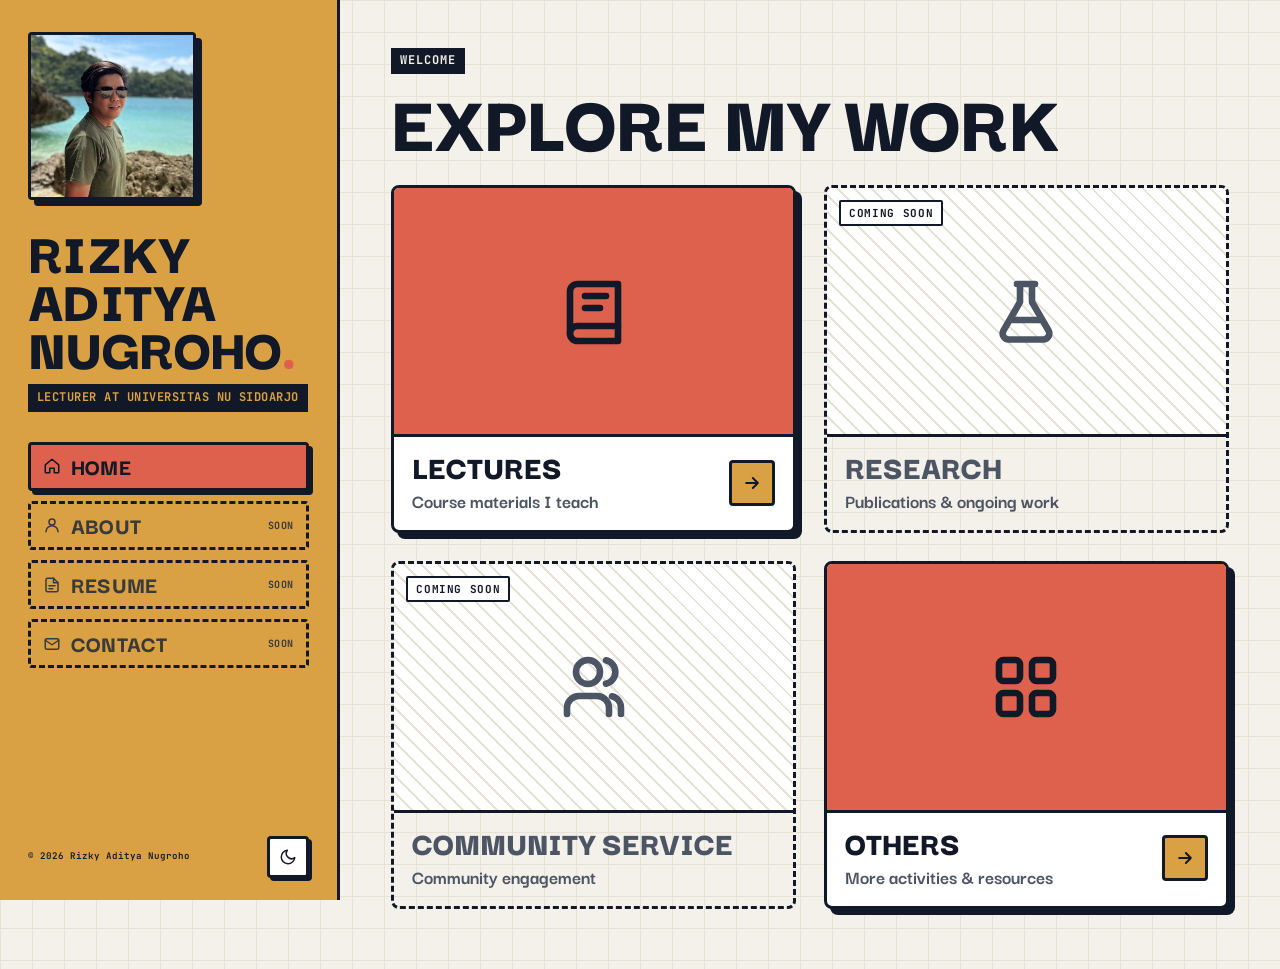
<file: index.html>
<!doctype html>
<html lang="en">
<head>
<meta charset="utf-8">
<meta name="viewport" content="width=device-width, initial-scale=1">
<title>Rizky Aditya Nugroho</title>
<meta name="description" content="Rizky Aditya Nugroho — Lecturer at Universitas NU Sidoarjo. Lectures, research and community service.">
<link rel="icon" type="image/png" href="assets/favicon.png">
<link rel="apple-touch-icon" href="assets/favicon.png">
<link rel="preconnect" href="https://fonts.googleapis.com">
<link rel="preconnect" href="https://fonts.gstatic.com" crossorigin>
<link href="https://fonts.googleapis.com/css2?family=Darker+Grotesque:wght@500;600;700;800;900&family=JetBrains+Mono:wght@500;700&display=swap" rel="stylesheet">
<link rel="stylesheet" href="css/style.css">
</head>
<body>
<div class="layout">

  <!-- ================= LEFT PANEL ================= -->
  <aside class="side">
    <div class="avatar">
      <img src="assets/profile.jpg" alt="Rizky Aditya Nugroho"
           onerror="this.replaceWith(Object.assign(document.createElement('div'),{className:'initials',textContent:'RN'}))">
    </div>
    <h1 class="name">Rizky<br>Aditya<br>Nugroho<span>.</span></h1>
    <p class="tagline">Lecturer at Universitas NU Sidoarjo</p>

    <nav class="nav" aria-label="Main menu" id="mainNav"></nav>

    <div class="side-foot">
      <small>© <span id="year"></span> Rizky Aditya Nugroho</small>
      <button class="theme-btn" id="themeBtn" type="button" aria-label="Toggle light/dark mode" title="Toggle light/dark mode">
        <svg class="icon-moon" width="18" height="18" viewBox="0 0 24 24" fill="none" stroke="currentColor" stroke-width="2" stroke-linecap="round" stroke-linejoin="round"><path d="M21 12.8A9 9 0 1 1 11.2 3a7 7 0 0 0 9.8 9.8z"/></svg>
        <svg class="icon-sun" width="18" height="18" viewBox="0 0 24 24" fill="none" stroke="currentColor" stroke-width="2" stroke-linecap="round" stroke-linejoin="round"><circle cx="12" cy="12" r="4"/><path d="M12 2v2M12 20v2M4.9 4.9l1.4 1.4M17.7 17.7l1.4 1.4M2 12h2M20 12h2M4.9 19.1l1.4-1.4M17.7 6.3l1.4-1.4"/></svg>
      </button>
    </div>
  </aside>

  <!-- ================= RIGHT PANEL ================= -->
  <main class="content">
    <section class="view" id="view-home" aria-labelledby="homeTitle">
      <div class="view-head">
        <div class="eyebrow">Welcome</div>
        <h2 class="view-title" id="homeTitle">Explore my work</h2>
      </div>
      <div class="tiles" id="menuTiles"></div>
    </section>

    <section class="view" id="view-lectures" aria-labelledby="lecturesTitle">
      <button class="back" type="button" id="backBtn">
        <svg width="18" height="18" viewBox="0 0 24 24" fill="none" stroke="currentColor" stroke-width="2.2" stroke-linecap="round" stroke-linejoin="round"><path d="M15 18l-6-6 6-6"/></svg>
        Back
      </button>
      <div class="view-head">
        <div class="eyebrow">Odd semester 2026/2027</div>
        <h2 class="view-title" id="lecturesTitle">Lectures</h2>
        <p class="view-sub">Course materials — 14 meetings per course.</p>
      </div>
      <div class="tiles courses" id="courseTiles"></div>
    </section>

    <section class="view" id="view-others" aria-labelledby="othersTitle">
      <button class="back" type="button">
        <svg width="18" height="18" viewBox="0 0 24 24" fill="none" stroke="currentColor" stroke-width="2.2" stroke-linecap="round" stroke-linejoin="round"><path d="M15 18l-6-6 6-6"/></svg>
        Back
      </button>
      <div class="view-head">
        <div class="eyebrow">Resources</div>
        <h2 class="view-title" id="othersTitle">Others</h2>
        <p class="view-sub">Learning resources and other projects.</p>
      </div>
      <div class="tiles courses" id="othersTiles"></div>
    </section>
  </main>
</div>

<script src="js/data.js"></script>
<script src="js/main.js"></script>
</body>
</html>
</file>
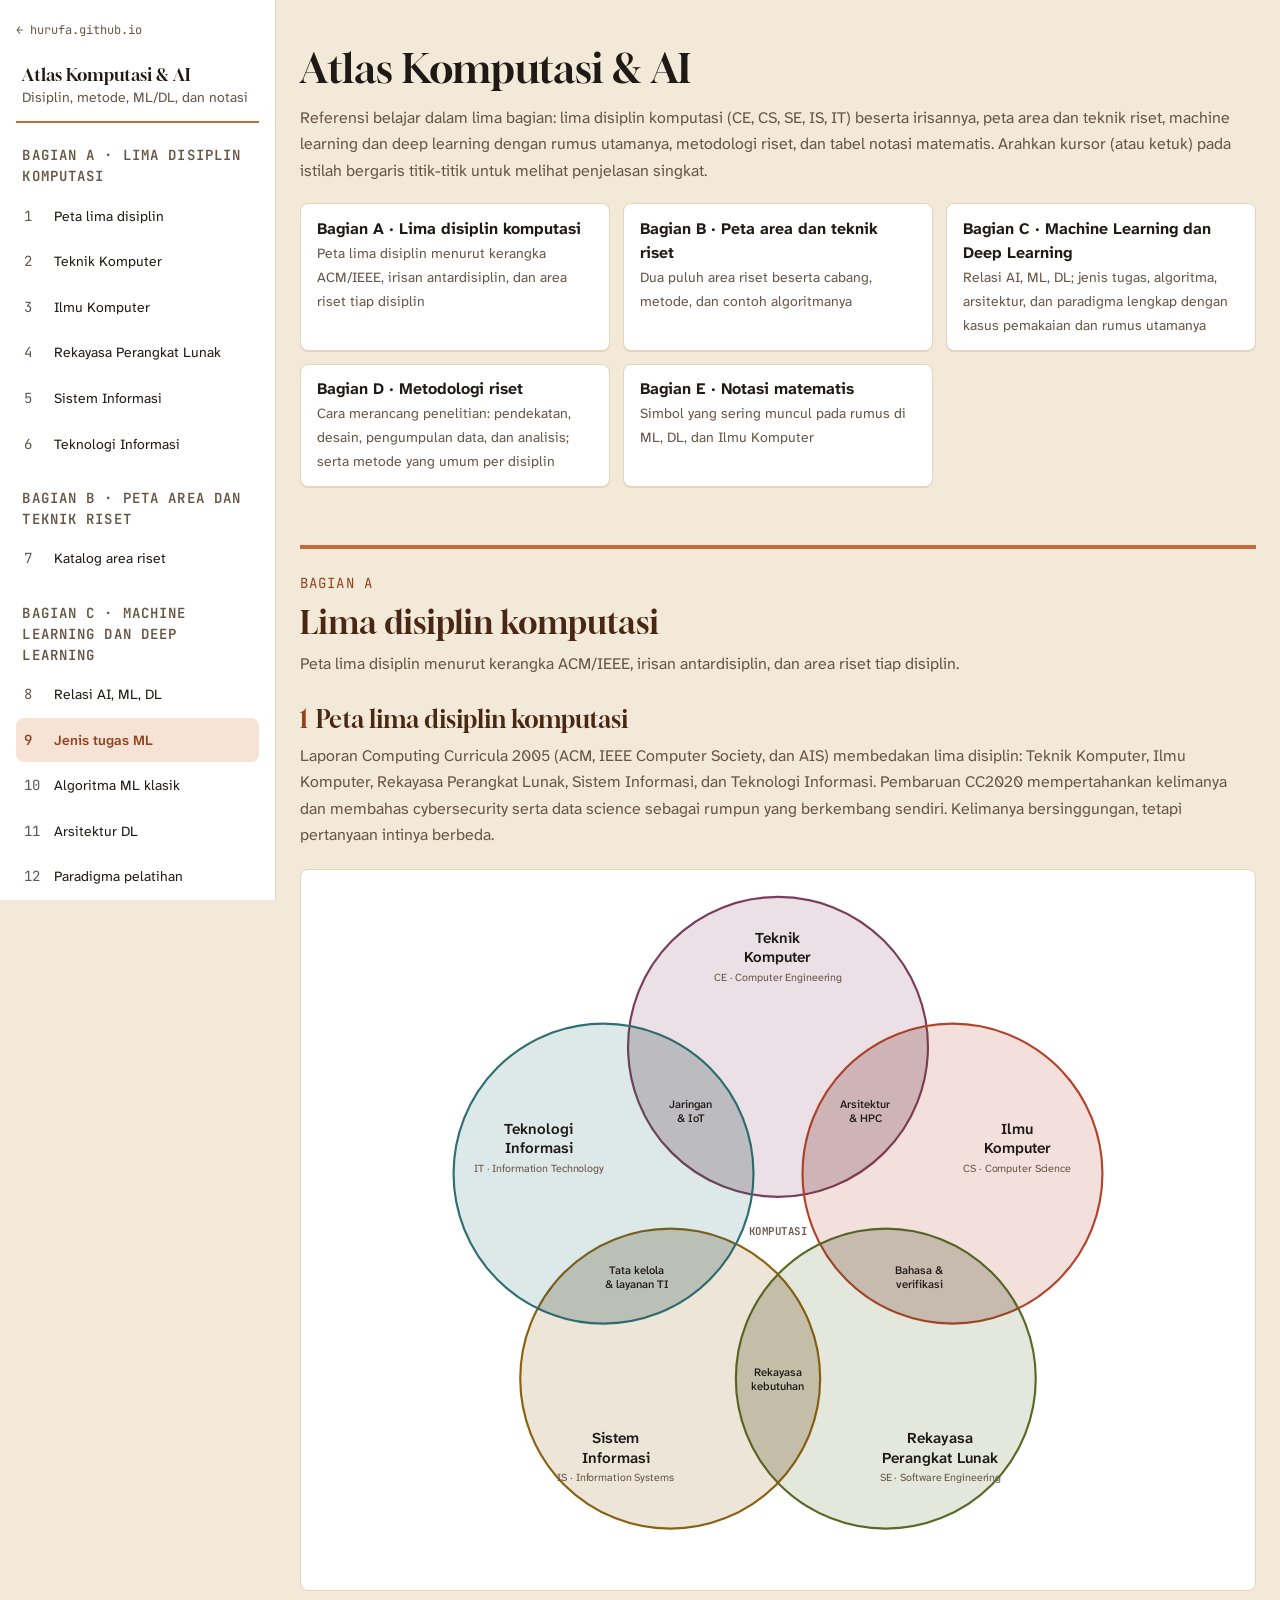
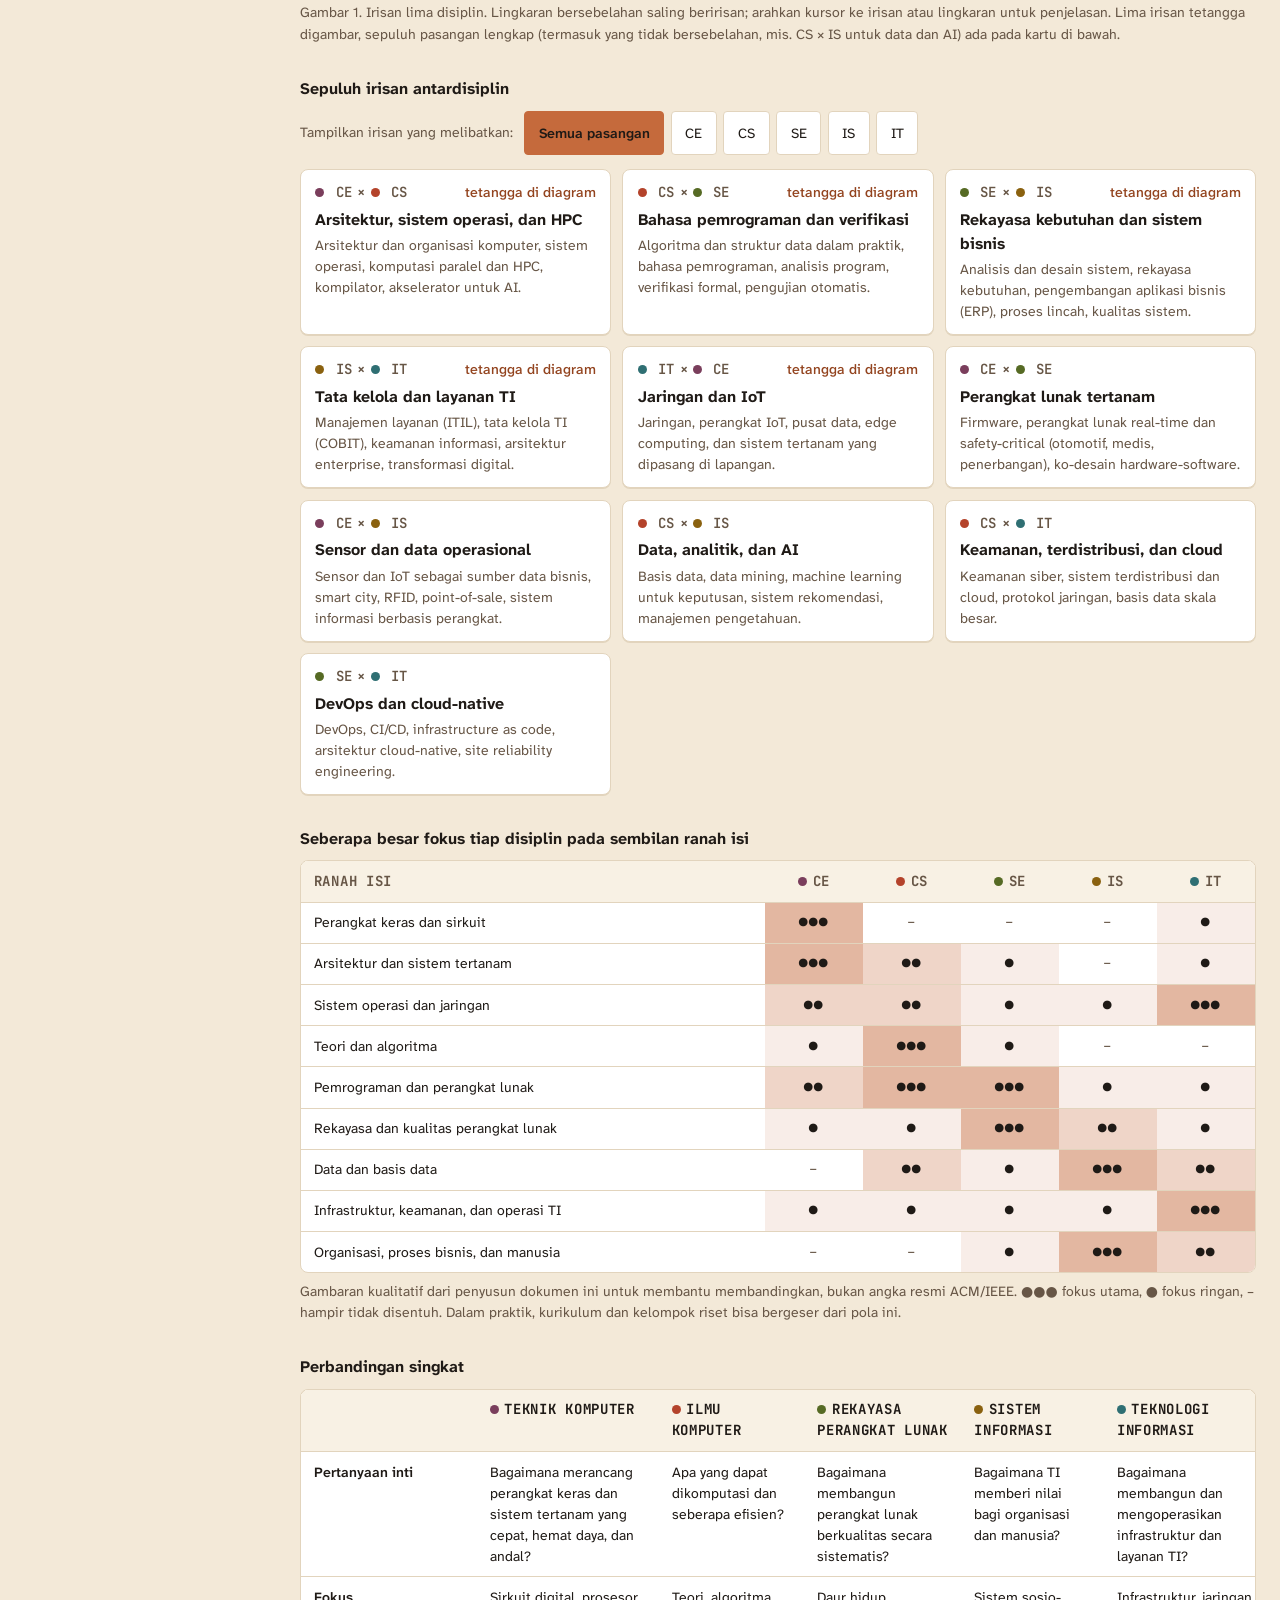
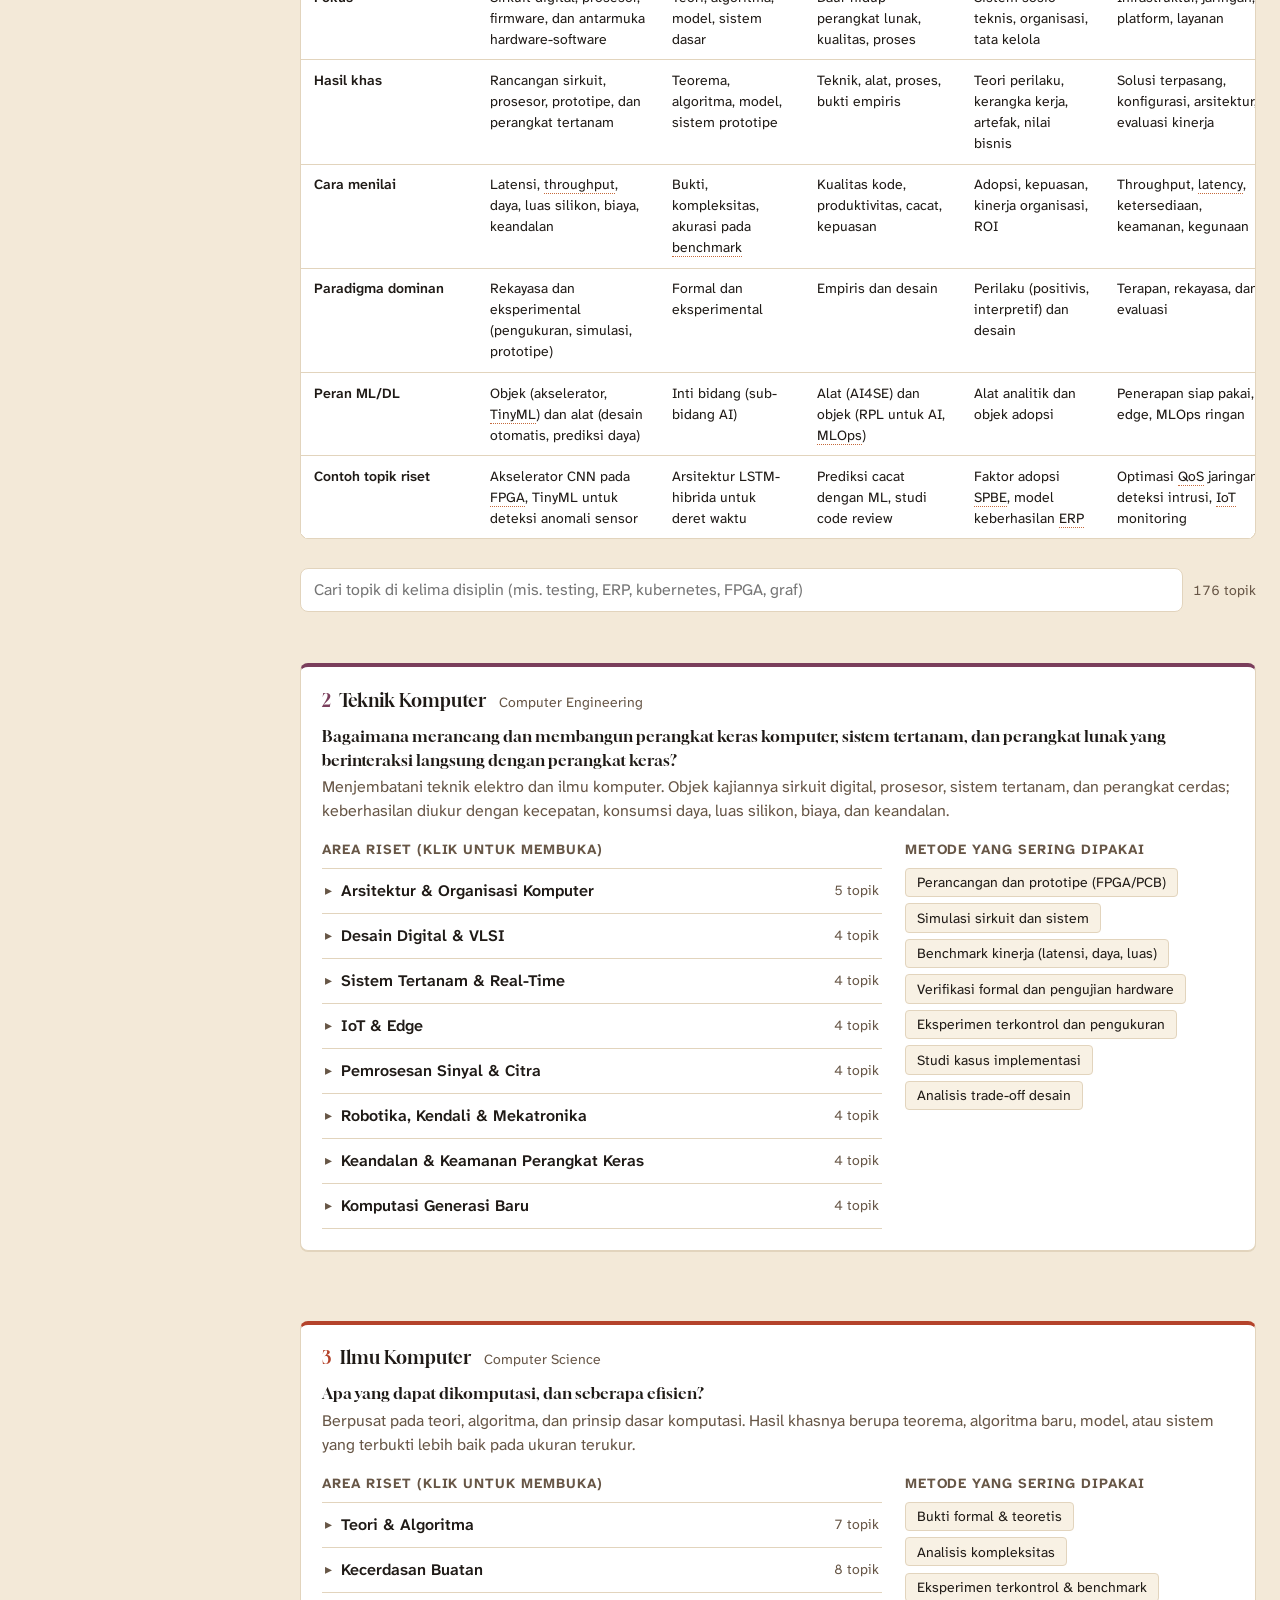
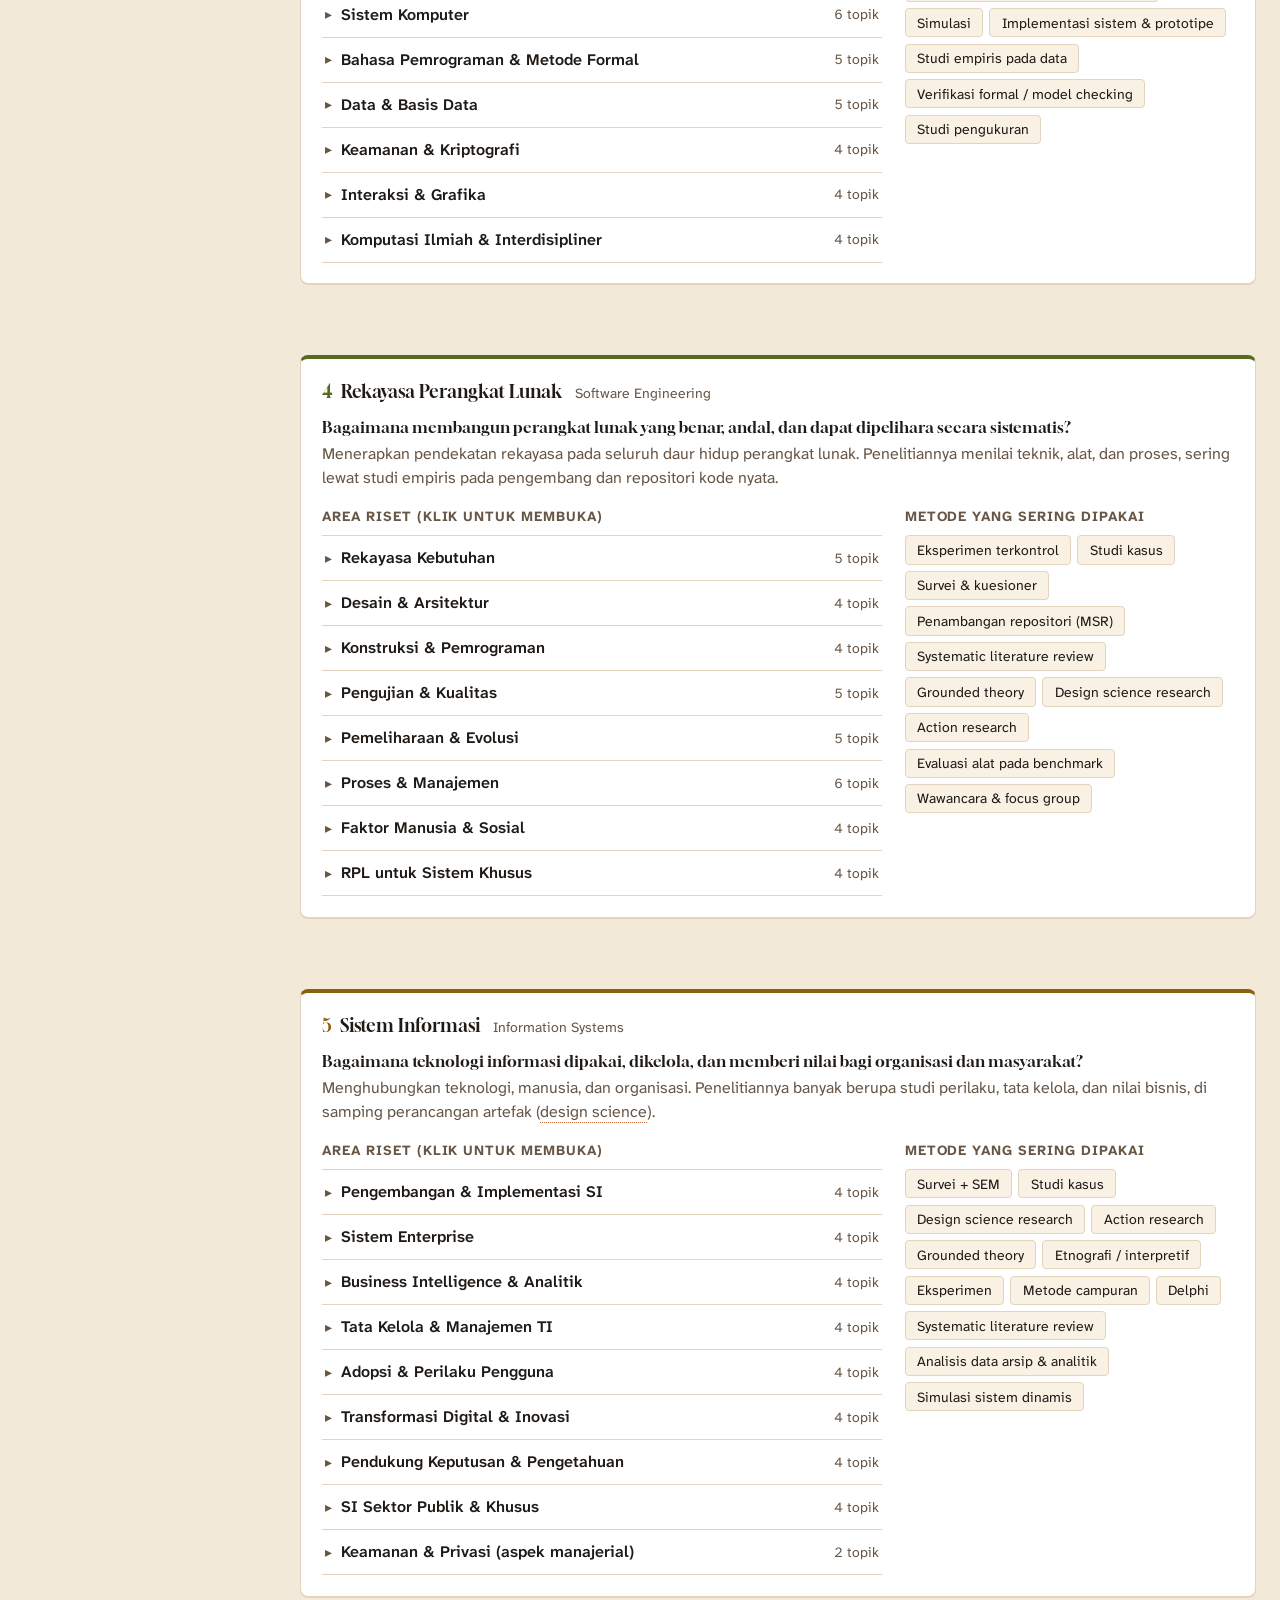
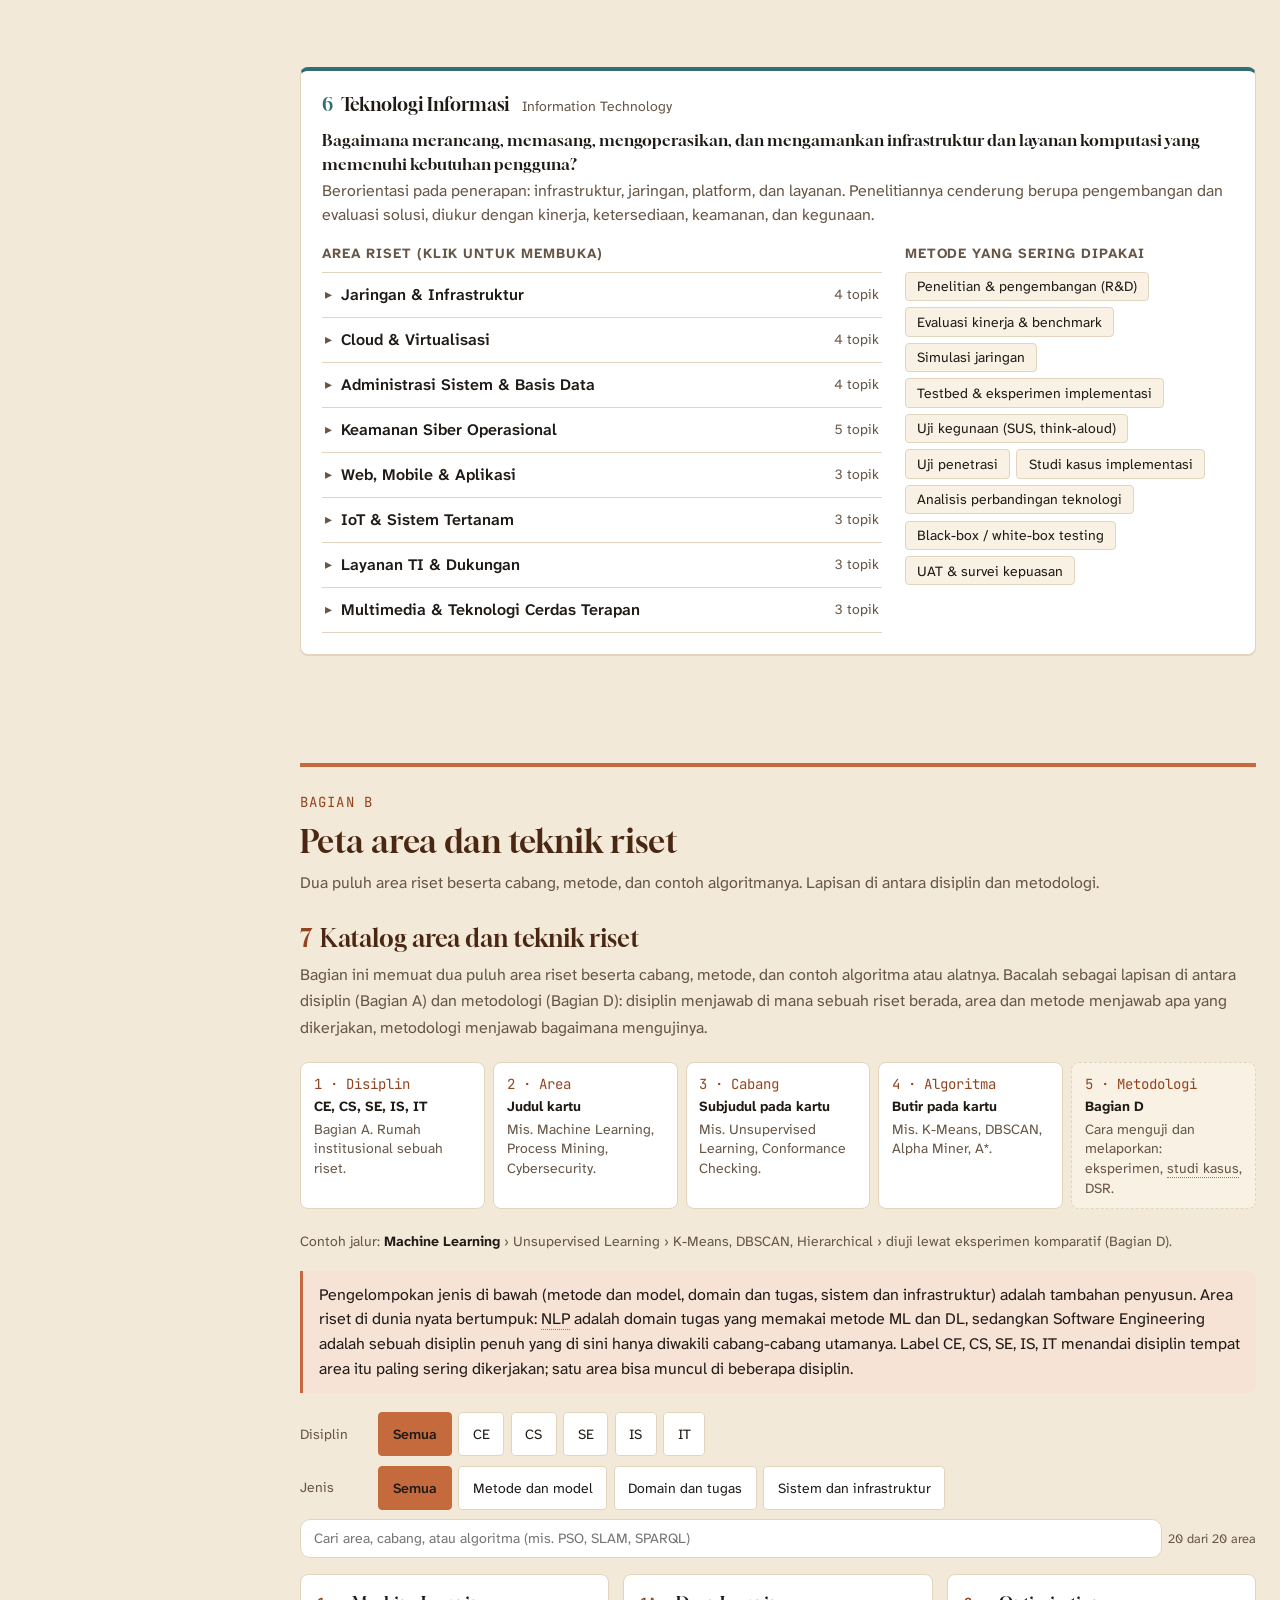
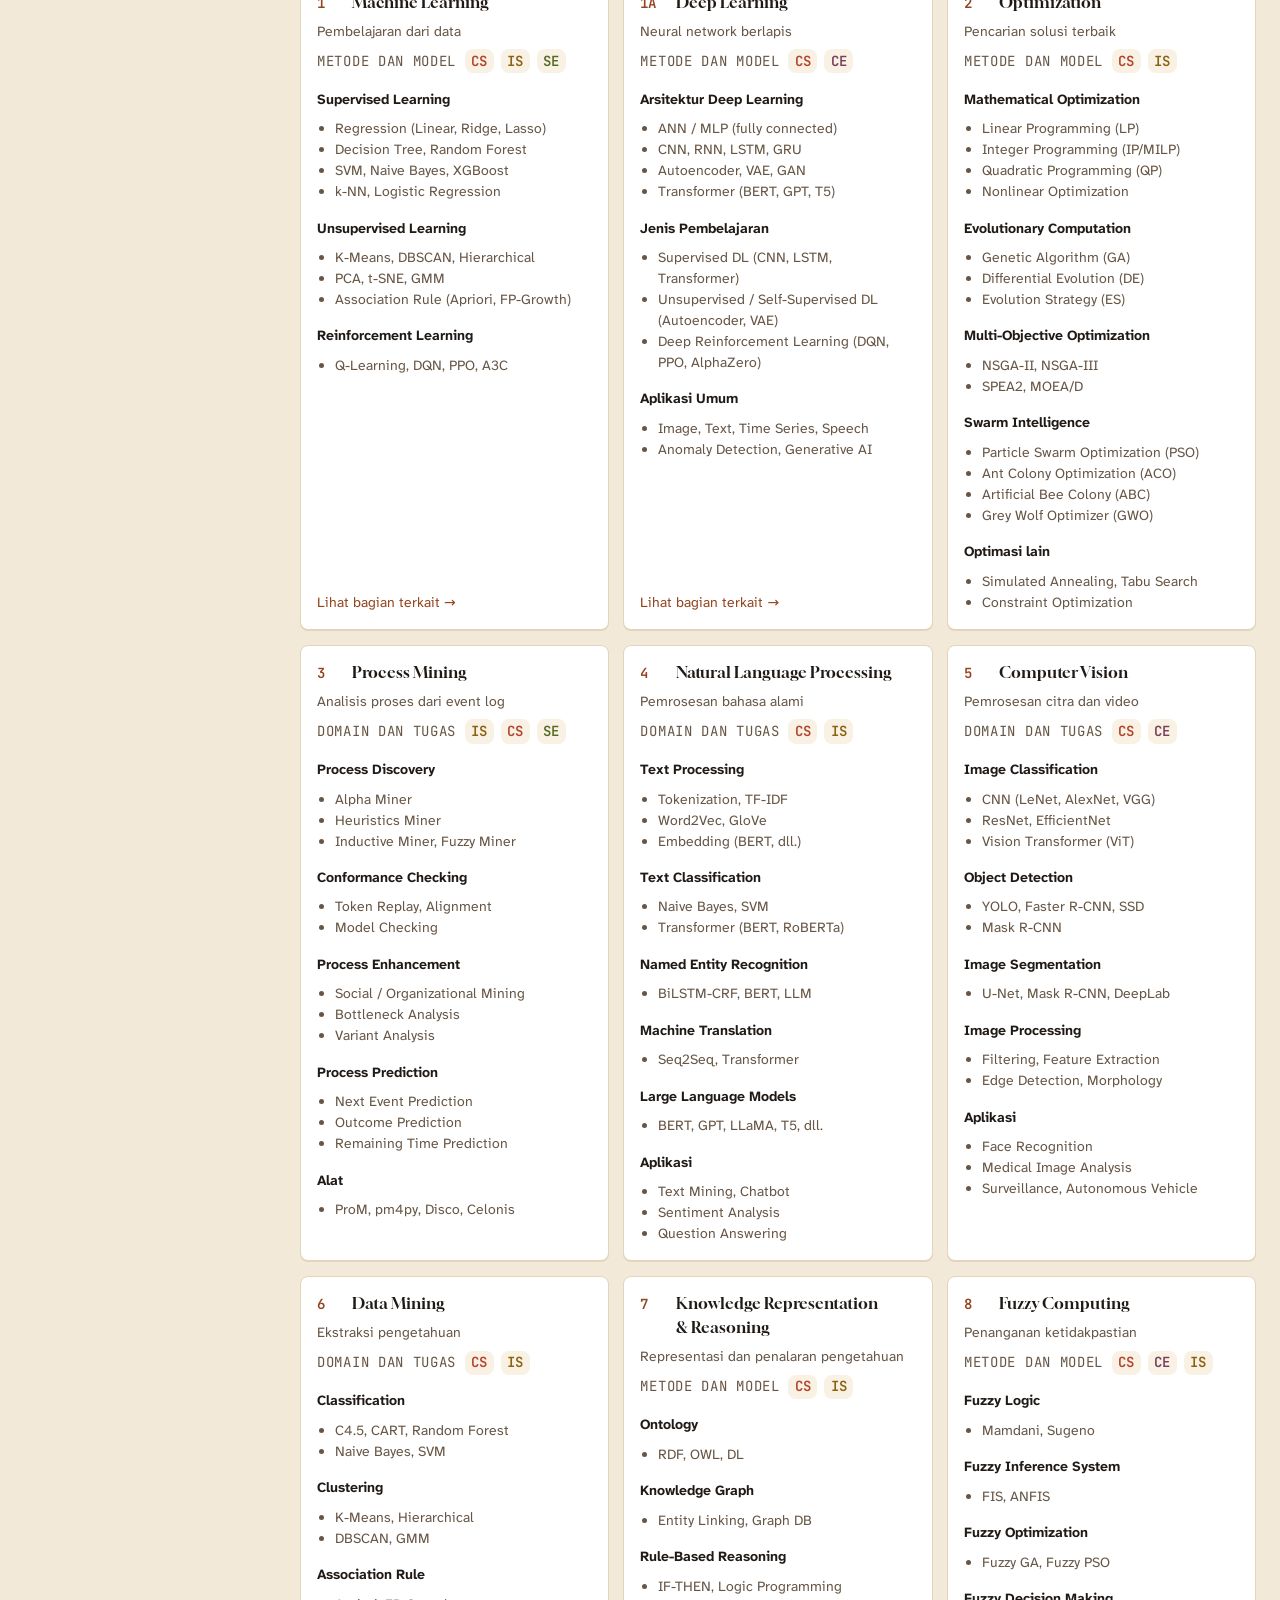
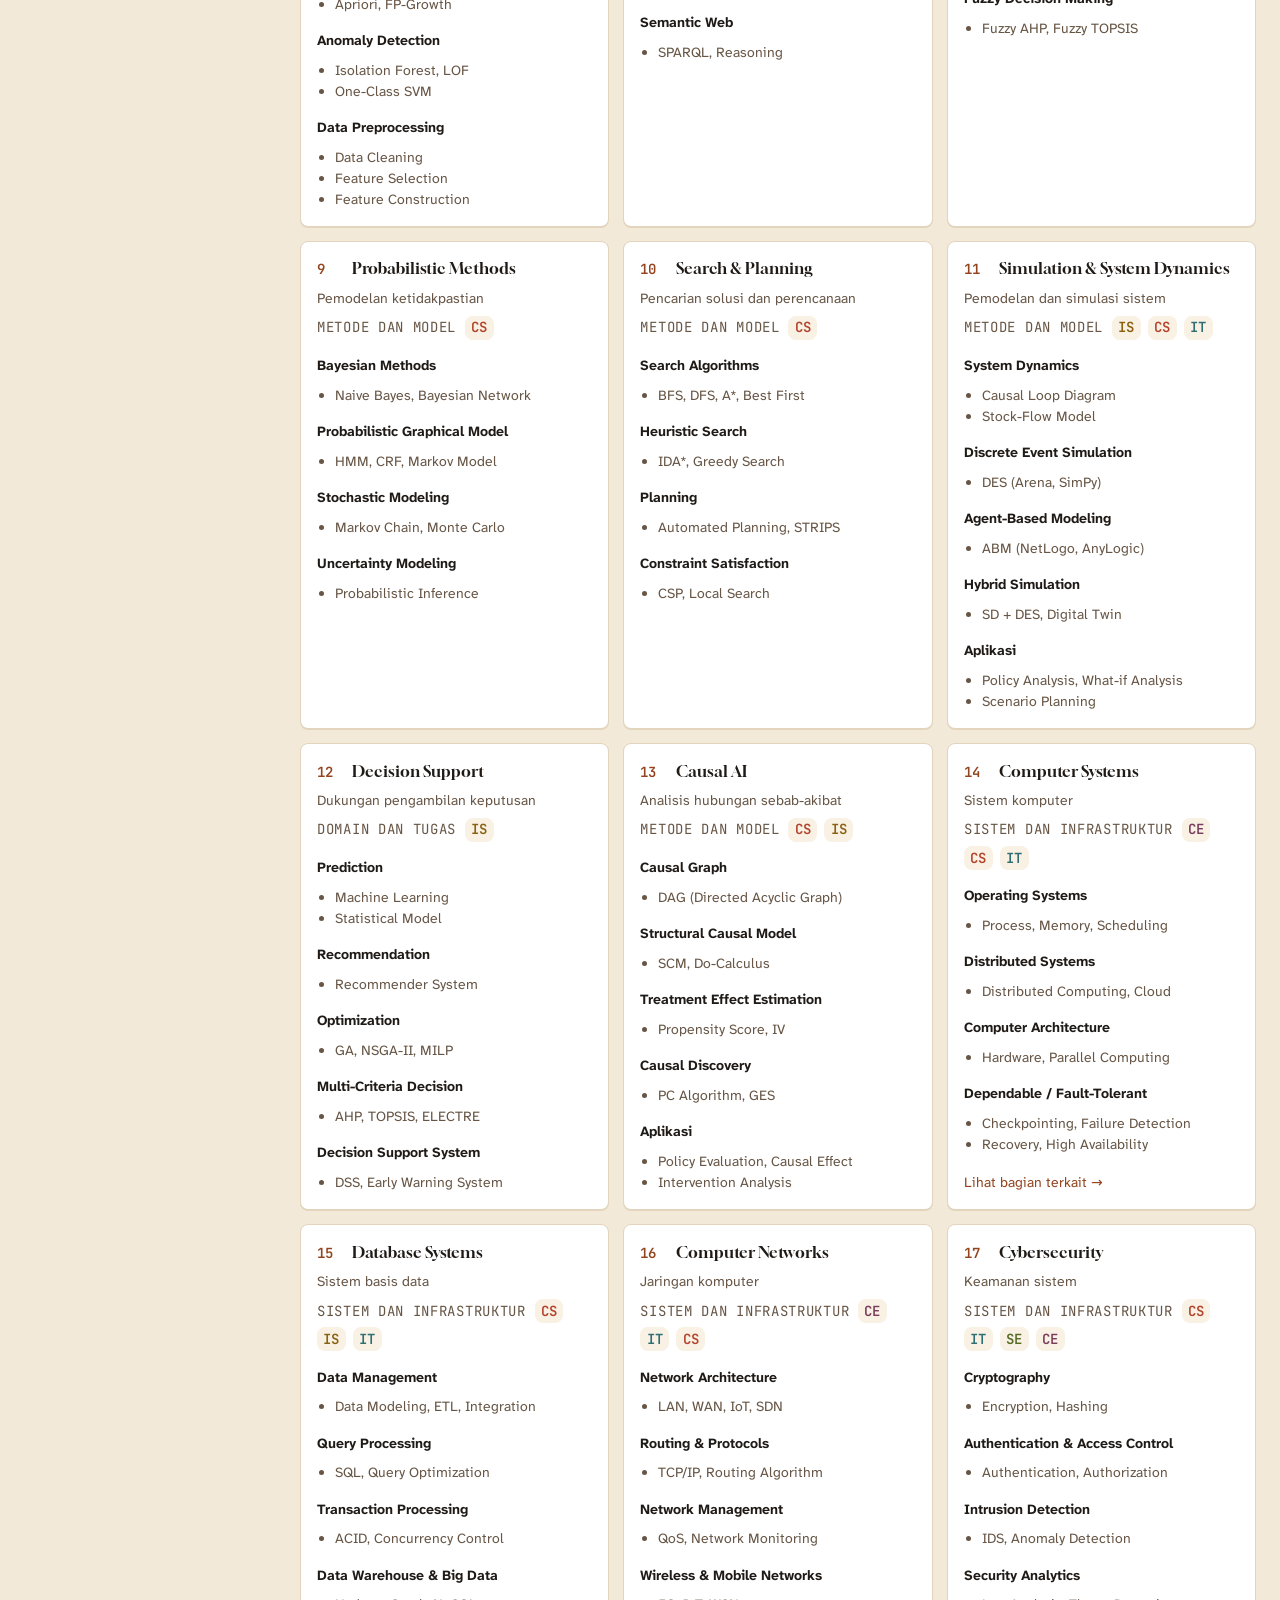
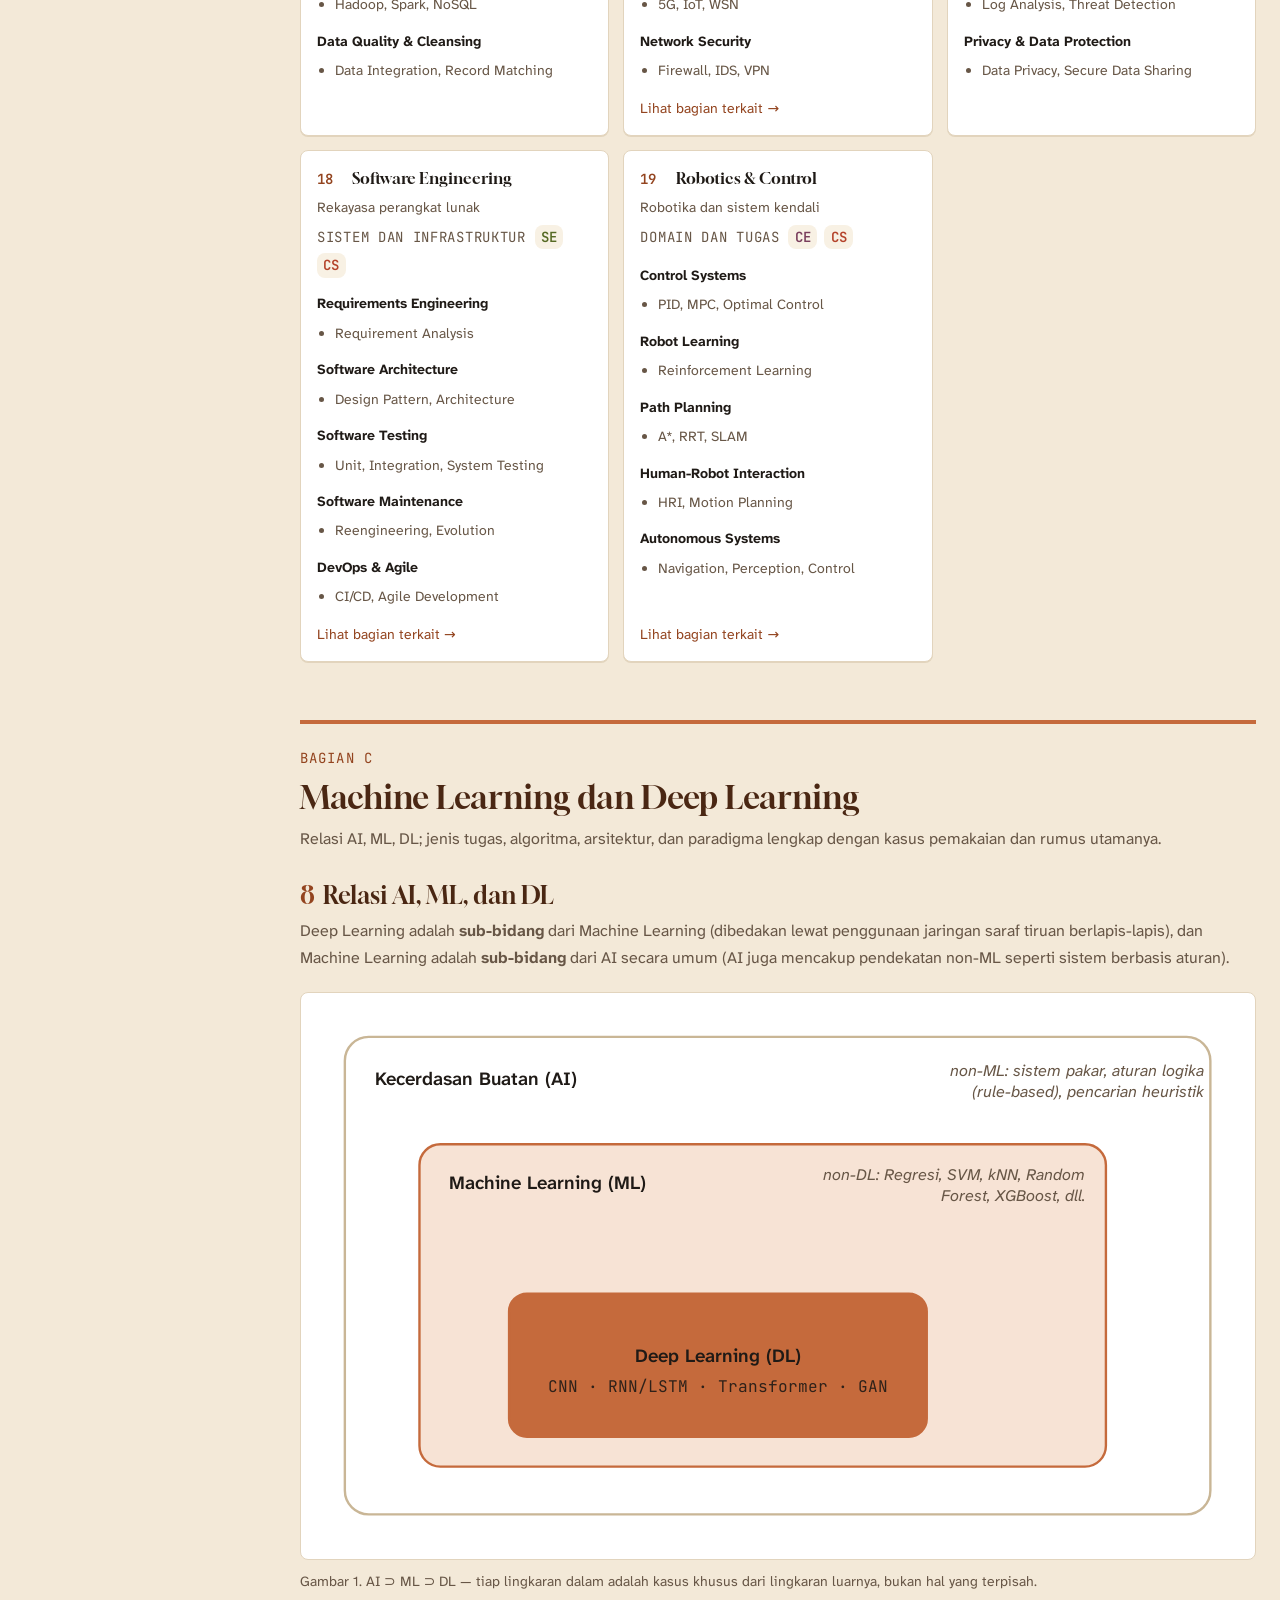
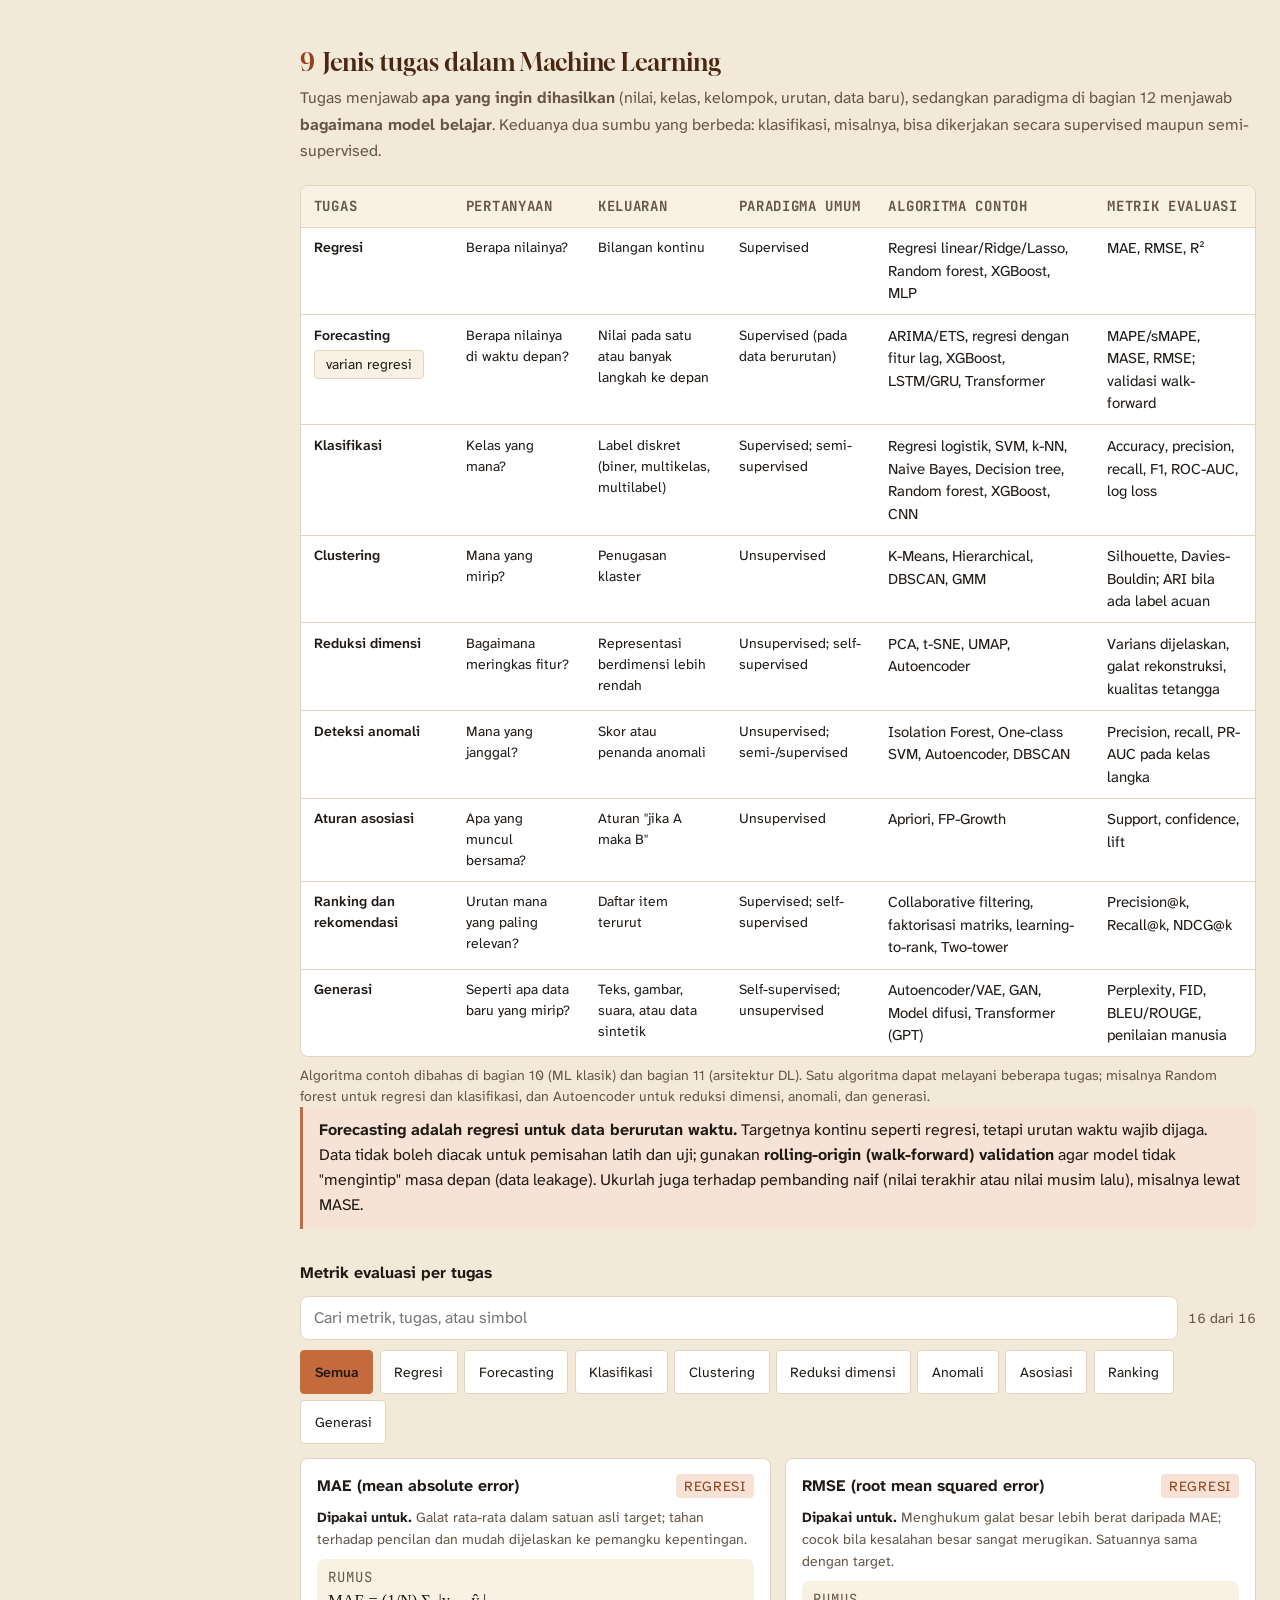
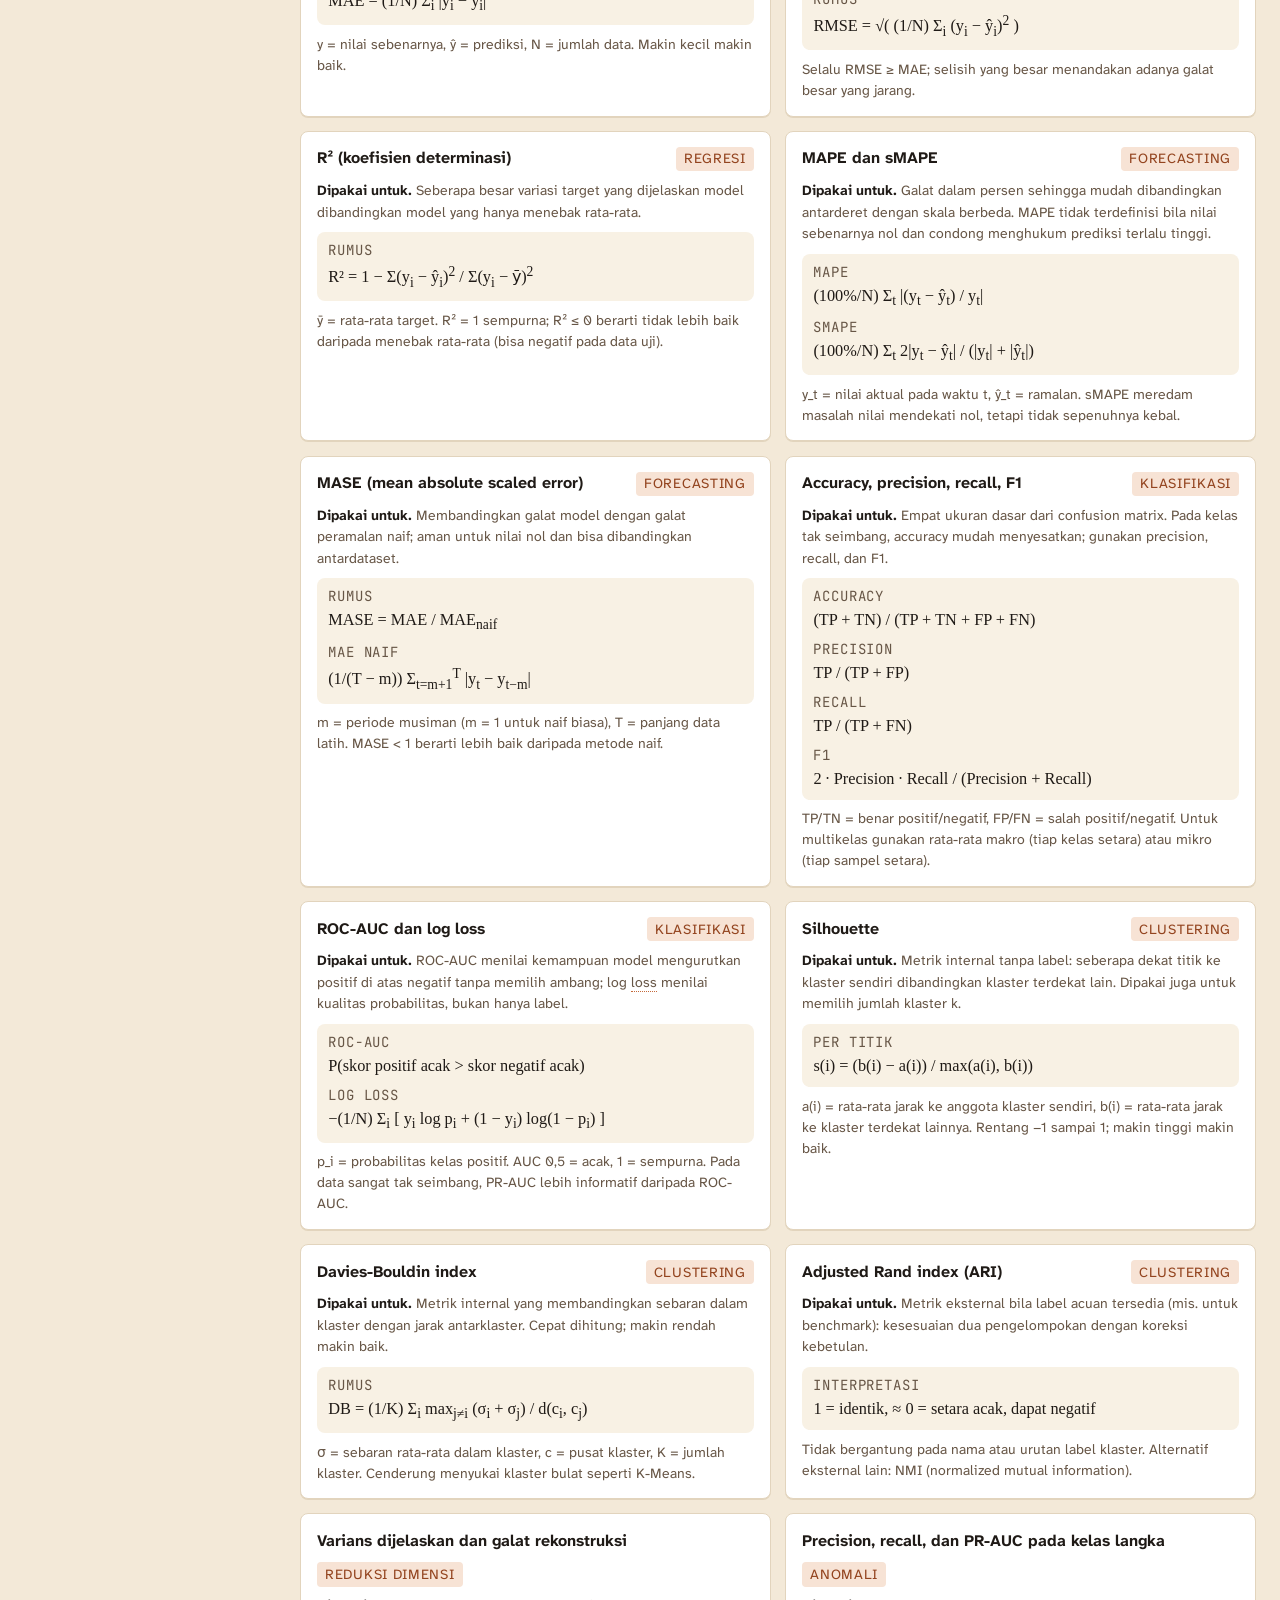
<file: atlas/index.html>
<!doctype html>
<html lang="id">
<head>
<meta charset="utf-8">
<meta name="viewport" content="width=device-width, initial-scale=1, viewport-fit=cover">
<title>Atlas Komputasi &amp; AI · Rizky Aditya Nugroho</title>
<meta name="description" content="Atlas Komputasi & AI: lima disiplin komputasi, peta area riset, machine learning dan deep learning, metodologi riset, dan notasi matematis.">
<link rel="icon" type="image/png" href="../assets/favicon.png">
<link rel="preconnect" href="https://fonts.googleapis.com">
<link rel="preconnect" href="https://fonts.gstatic.com" crossorigin>
<link rel="stylesheet" href="https://fonts.googleapis.com/css2?family=Atkinson+Hyperlegible+Next:wght@400;500;600;700&family=JetBrains+Mono:wght@400;500;600&family=Gloock&display=swap">
<link rel="stylesheet" href="style.css">
</head>
<body>
<div class="app">
  <nav class="side" id="side" aria-label="Navigasi">
    <a class="home-link" href="/">← hurufa.github.io</a>
    <div class="brand">Atlas Komputasi &amp; AI<small>Disiplin, metode, ML/DL, dan notasi</small></div>
    <div class="navgroup"><h4>Bagian A · Lima disiplin komputasi</h4><a href="#sec-lima"><span class="n">1</span>Peta lima disiplin</a><a href="#sec-ce"><span class="n">2</span>Teknik Komputer</a><a href="#sec-cs"><span class="n">3</span>Ilmu Komputer</a><a href="#sec-se"><span class="n">4</span>Rekayasa Perangkat Lunak</a><a href="#sec-is"><span class="n">5</span>Sistem Informasi</a><a href="#sec-it"><span class="n">6</span>Teknologi Informasi</a></div>
<div class="navgroup"><h4>Bagian B · Peta area dan teknik riset</h4><a href="#sec-area"><span class="n">7</span>Katalog area riset</a></div>
<div class="navgroup"><h4>Bagian C · Machine Learning dan Deep Learning</h4><a href="#sec-relasi"><span class="n">8</span>Relasi AI, ML, DL</a><a href="#sec-tugas"><span class="n">9</span>Jenis tugas ML</a><a href="#sec-mlalg"><span class="n">10</span>Algoritma ML klasik</a><a href="#sec-dlarch"><span class="n">11</span>Arsitektur DL</a><a href="#sec-paradigma"><span class="n">12</span>Paradigma pelatihan</a><a href="#sec-sistem"><span class="n">13</span>Teknik level sistem</a><a href="#sec-waktu"><span class="n">14</span>Garis waktu</a></div>
<div class="navgroup"><h4>Bagian D · Metodologi riset</h4><a href="#sec-metodologi"><span class="n">15</span>Hierarki metodologi riset</a><a href="#sec-tabelmetode"><span class="n">16</span>Tabel metode riset</a></div>
<div class="navgroup"><h4>Bagian E · Notasi matematis</h4><a href="#sec-notasi"><span class="n">17</span>Tabel notasi</a><a href="#sec-yunani"><span class="n">18</span>Alfabet Yunani</a><a href="#sec-rumus"><span class="n">19</span>Membedah rumus</a></div>

    <div class="side-foot">
      <button class="btn" id="themeBtn" type="button" aria-label="Ganti tema">Tema: otomatis</button>
    </div>
  </nav>
  <div class="scrim" id="scrim"></div>

  <main>
    <div class="topbar">
      <button class="btn" id="menuBtn" type="button" aria-label="Buka navigasi" aria-expanded="false">Menu</button>
      <span class="t">Atlas Komputasi &amp; AI</span>
    </div>
    <div class="wrap">
<h1>Atlas Komputasi &amp; AI</h1>
<p class="subtitle">Referensi belajar dalam lima bagian: lima disiplin komputasi (CE, CS, SE, IS, IT) beserta irisannya, peta area dan teknik riset, machine learning dan deep learning dengan rumus utamanya, metodologi riset, dan tabel notasi matematis. Arahkan kursor (atau ketuk) pada istilah bergaris titik-titik untuk melihat penjelasan singkat.</p>
<div class="toc"><a href="#bagian-a"><b>Bagian A · Lima disiplin komputasi</b><span>Peta lima disiplin menurut kerangka ACM/IEEE, irisan antardisiplin, dan area riset tiap disiplin</span></a><a href="#bagian-b"><b>Bagian B · Peta area dan teknik riset</b><span>Dua puluh area riset beserta cabang, metode, dan contoh algoritmanya</span></a><a href="#bagian-c"><b>Bagian C · Machine Learning dan Deep Learning</b><span>Relasi AI, ML, DL; jenis tugas, algoritma, arsitektur, dan paradigma lengkap dengan kasus pemakaian dan rumus utamanya</span></a><a href="#bagian-d"><b>Bagian D · Metodologi riset</b><span>Cara merancang penelitian: pendekatan, desain, pengumpulan data, dan analisis; serta metode yang umum per disiplin</span></a><a href="#bagian-e"><b>Bagian E · Notasi matematis</b><span>Simbol yang sering muncul pada rumus di ML, DL, dan Ilmu Komputer</span></a></div>
<div class="part" id="bagian-a"><span class="eyebrow">Bagian A</span><h2>Lima disiplin komputasi</h2><p>Peta lima disiplin menurut kerangka ACM/IEEE, irisan antardisiplin, dan area riset tiap disiplin.</p></div>
<section id="sec-lima">
<h2><span class="num">1</span>Peta lima disiplin komputasi</h2>
<p class="lead">Laporan Computing Curricula 2005 (ACM, IEEE Computer Society, dan AIS) membedakan lima disiplin: Teknik Komputer, Ilmu Komputer, Rekayasa Perangkat Lunak, Sistem Informasi, dan Teknologi Informasi. Pembaruan CC2020 mempertahankan kelimanya dan membahas cybersecurity serta data science sebagai rumpun yang berkembang sendiri. Kelimanya bersinggungan, tetapi pertanyaan intinya berbeda.</p>
<figure><div class="diagram-scroll"><svg viewBox="0 0 760 640" role="img" aria-label="Diagram irisan lima disiplin komputasi: Teknik Komputer, Ilmu Komputer, Rekayasa Perangkat Lunak, Sistem Informasi, Teknologi Informasi" style="width:100%;min-width:560px;height:auto;display:block;margin:0 auto;max-width:820px"><defs><clipPath id="clip-ce"><circle cx="380.0" cy="150.0" r="139"/></clipPath><clipPath id="clip-cs"><circle cx="541.7" cy="267.5" r="139"/></clipPath><clipPath id="clip-se"><circle cx="479.9" cy="457.5" r="139"/></clipPath><clipPath id="clip-is"><circle cx="280.1" cy="457.5" r="139"/></clipPath><clipPath id="clip-it"><circle cx="218.3" cy="267.5" r="139"/></clipPath></defs><circle class="v5c" cx="380.0" cy="150.0" r="139" fill="var(--ce)" fill-opacity="0.16" stroke="var(--ce)" data-tip="Computer Engineering: perangkat keras, sistem tertanam, arsitektur komputer." data-tiphead="Teknik Komputer" style="cursor:help"/><circle class="v5c" cx="541.7" cy="267.5" r="139" fill="var(--cs)" fill-opacity="0.16" stroke="var(--cs)" data-tip="Computer Science: teori, algoritma, dan prinsip dasar komputasi." data-tiphead="Ilmu Komputer" style="cursor:help"/><circle class="v5c" cx="479.9" cy="457.5" r="139" fill="var(--se)" fill-opacity="0.16" stroke="var(--se)" data-tip="Software Engineering: membangun perangkat lunak besar secara sistematis dan berkualitas." data-tiphead="Rekayasa Perangkat Lunak" style="cursor:help"/><circle class="v5c" cx="280.1" cy="457.5" r="139" fill="var(--is)" fill-opacity="0.16" stroke="var(--is)" data-tip="Information Systems: sistem sosio-teknis yang mendukung organisasi." data-tiphead="Sistem Informasi" style="cursor:help"/><circle class="v5c" cx="218.3" cy="267.5" r="139" fill="var(--it)" fill-opacity="0.16" stroke="var(--it)" data-tip="Information Technology: memasang, mengoperasikan, dan mengamankan infrastruktur dan layanan." data-tiphead="Teknologi Informasi" style="cursor:help"/><circle class="v5l" cx="380.0" cy="150.0" r="139" clip-path="url(#clip-cs)" data-tip="Arsitektur dan organisasi komputer, sistem operasi, komputasi paralel dan HPC, kompilator, akselerator untuk AI." data-tiphead="CE ∩ CS: Arsitektur, sistem operasi, dan HPC"/><circle class="v5l" cx="541.7" cy="267.5" r="139" clip-path="url(#clip-se)" data-tip="Algoritma dan struktur data dalam praktik, bahasa pemrograman, analisis program, verifikasi formal, pengujian otomatis." data-tiphead="CS ∩ SE: Bahasa pemrograman dan verifikasi"/><circle class="v5l" cx="479.9" cy="457.5" r="139" clip-path="url(#clip-is)" data-tip="Analisis dan desain sistem, rekayasa kebutuhan, pengembangan aplikasi bisnis (ERP), proses lincah, kualitas sistem." data-tiphead="SE ∩ IS: Rekayasa kebutuhan dan sistem bisnis"/><circle class="v5l" cx="280.1" cy="457.5" r="139" clip-path="url(#clip-it)" data-tip="Manajemen layanan (ITIL), tata kelola TI (COBIT), keamanan informasi, arsitektur enterprise, transformasi digital." data-tiphead="IS ∩ IT: Tata kelola dan layanan TI"/><circle class="v5l" cx="218.3" cy="267.5" r="139" clip-path="url(#clip-ce)" data-tip="Jaringan, perangkat IoT, pusat data, edge computing, dan sistem tertanam yang dipasang di lapangan." data-tiphead="IT ∩ CE: Jaringan dan IoT"/><text class="v5-name" x="380.0" y="53.8">Teknik</text><text class="v5-name" x="380.0" y="71.8">Komputer</text><text class="v5-sub" x="380.0" y="88.8">CE · Computer Engineering</text><text class="v5-name" x="601.6" y="230.8">Ilmu</text><text class="v5-name" x="601.6" y="248.8">Komputer</text><text class="v5-sub" x="601.6" y="265.8">CS · Computer Science</text><text class="v5-name" x="530.6" y="517.3">Rekayasa</text><text class="v5-name" x="530.6" y="535.3">Perangkat Lunak</text><text class="v5-sub" x="530.6" y="552.3">SE · Software Engineering</text><text class="v5-name" x="229.4" y="517.3">Sistem</text><text class="v5-name" x="229.4" y="535.3">Informasi</text><text class="v5-sub" x="229.4" y="552.3">IS · Information Systems</text><text class="v5-name" x="158.4" y="230.8">Teknologi</text><text class="v5-name" x="158.4" y="248.8">Informasi</text><text class="v5-sub" x="158.4" y="265.8">IT · Information Technology</text><text class="v5-lens" x="460.8" y="206.7">Arsitektur</text><text class="v5-lens" x="460.8" y="219.7">&amp; HPC</text><text class="v5-lens" x="510.8" y="360.5">Bahasa &amp;</text><text class="v5-lens" x="510.8" y="373.5">verifikasi</text><text class="v5-lens" x="380.0" y="455.5">Rekayasa</text><text class="v5-lens" x="380.0" y="468.5">kebutuhan</text><text class="v5-lens" x="249.2" y="360.5">Tata kelola</text><text class="v5-lens" x="249.2" y="373.5">&amp; layanan TI</text><text class="v5-lens" x="299.2" y="206.7">Jaringan</text><text class="v5-lens" x="299.2" y="219.7">&amp; IoT</text><text class="v5-center" x="380" y="324">KOMPUTASI</text></svg></div>
<figcaption>Gambar 1. Irisan lima disiplin. Lingkaran bersebelahan saling beririsan; arahkan kursor ke irisan atau lingkaran untuk penjelasan. Lima irisan tetangga digambar, sepuluh pasangan lengkap (termasuk yang tidak bersebelahan, mis. CS × IS untuk data dan AI) ada pada kartu di bawah.</figcaption></figure>

<h3 class="subh">Sepuluh irisan antardisiplin</h3>
<div class="filters" id="pfilter"><span class="lab">Tampilkan irisan yang melibatkan:</span></div>
<div class="pairs" id="pairs"><div class="pcard" data-p="ce cs"><div class="pk"><span class="dot ce"></span>CE <span>×</span> <span class="dot cs"></span>CS<span class="adj">tetangga di diagram</span></div><h4>Arsitektur, sistem operasi, dan HPC</h4><p>Arsitektur dan organisasi komputer, sistem operasi, komputasi paralel dan HPC, kompilator, akselerator untuk AI.</p></div><div class="pcard" data-p="cs se"><div class="pk"><span class="dot cs"></span>CS <span>×</span> <span class="dot se"></span>SE<span class="adj">tetangga di diagram</span></div><h4>Bahasa pemrograman dan verifikasi</h4><p>Algoritma dan struktur data dalam praktik, bahasa pemrograman, analisis program, verifikasi formal, pengujian otomatis.</p></div><div class="pcard" data-p="se is"><div class="pk"><span class="dot se"></span>SE <span>×</span> <span class="dot is"></span>IS<span class="adj">tetangga di diagram</span></div><h4>Rekayasa kebutuhan dan sistem bisnis</h4><p>Analisis dan desain sistem, rekayasa kebutuhan, pengembangan aplikasi bisnis (ERP), proses lincah, kualitas sistem.</p></div><div class="pcard" data-p="is it"><div class="pk"><span class="dot is"></span>IS <span>×</span> <span class="dot it"></span>IT<span class="adj">tetangga di diagram</span></div><h4>Tata kelola dan layanan TI</h4><p>Manajemen layanan (ITIL), tata kelola TI (COBIT), keamanan informasi, arsitektur enterprise, transformasi digital.</p></div><div class="pcard" data-p="it ce"><div class="pk"><span class="dot it"></span>IT <span>×</span> <span class="dot ce"></span>CE<span class="adj">tetangga di diagram</span></div><h4>Jaringan dan IoT</h4><p>Jaringan, perangkat IoT, pusat data, edge computing, dan sistem tertanam yang dipasang di lapangan.</p></div><div class="pcard" data-p="ce se"><div class="pk"><span class="dot ce"></span>CE <span>×</span> <span class="dot se"></span>SE</div><h4>Perangkat lunak tertanam</h4><p>Firmware, perangkat lunak real-time dan safety-critical (otomotif, medis, penerbangan), ko-desain hardware-software.</p></div><div class="pcard" data-p="ce is"><div class="pk"><span class="dot ce"></span>CE <span>×</span> <span class="dot is"></span>IS</div><h4>Sensor dan data operasional</h4><p>Sensor dan IoT sebagai sumber data bisnis, smart city, RFID, point-of-sale, sistem informasi berbasis perangkat.</p></div><div class="pcard" data-p="cs is"><div class="pk"><span class="dot cs"></span>CS <span>×</span> <span class="dot is"></span>IS</div><h4>Data, analitik, dan AI</h4><p>Basis data, data mining, machine learning untuk keputusan, sistem rekomendasi, manajemen pengetahuan.</p></div><div class="pcard" data-p="cs it"><div class="pk"><span class="dot cs"></span>CS <span>×</span> <span class="dot it"></span>IT</div><h4>Keamanan, terdistribusi, dan cloud</h4><p>Keamanan siber, sistem terdistribusi dan cloud, protokol jaringan, basis data skala besar.</p></div><div class="pcard" data-p="se it"><div class="pk"><span class="dot se"></span>SE <span>×</span> <span class="dot it"></span>IT</div><h4>DevOps dan cloud-native</h4><p>DevOps, CI/CD, infrastructure as code, arsitektur cloud-native, site reliability engineering.</p></div></div>

<h3 class="subh">Seberapa besar fokus tiap disiplin pada sembilan ranah isi</h3>
<div class="tbl-scroll"><table class="heat"><thead><tr><th>Ranah isi</th><th><span class="dot ce"></span>CE</th><th><span class="dot cs"></span>CS</th><th><span class="dot se"></span>SE</th><th><span class="dot is"></span>IS</th><th><span class="dot it"></span>IT</th></tr></thead><tbody><tr><td>Perangkat keras dan sirkuit</td><td class="h h3" aria-label="3 dari 3">●●●<span class="vh" hidden>3</span></td><td class="h h0" aria-label="0 dari 3">–<span class="vh" hidden>0</span></td><td class="h h0" aria-label="0 dari 3">–<span class="vh" hidden>0</span></td><td class="h h0" aria-label="0 dari 3">–<span class="vh" hidden>0</span></td><td class="h h1" aria-label="1 dari 3">●<span class="vh" hidden>1</span></td></tr><tr><td>Arsitektur dan sistem tertanam</td><td class="h h3" aria-label="3 dari 3">●●●<span class="vh" hidden>3</span></td><td class="h h2" aria-label="2 dari 3">●●<span class="vh" hidden>2</span></td><td class="h h1" aria-label="1 dari 3">●<span class="vh" hidden>1</span></td><td class="h h0" aria-label="0 dari 3">–<span class="vh" hidden>0</span></td><td class="h h1" aria-label="1 dari 3">●<span class="vh" hidden>1</span></td></tr><tr><td>Sistem operasi dan jaringan</td><td class="h h2" aria-label="2 dari 3">●●<span class="vh" hidden>2</span></td><td class="h h2" aria-label="2 dari 3">●●<span class="vh" hidden>2</span></td><td class="h h1" aria-label="1 dari 3">●<span class="vh" hidden>1</span></td><td class="h h1" aria-label="1 dari 3">●<span class="vh" hidden>1</span></td><td class="h h3" aria-label="3 dari 3">●●●<span class="vh" hidden>3</span></td></tr><tr><td>Teori dan algoritma</td><td class="h h1" aria-label="1 dari 3">●<span class="vh" hidden>1</span></td><td class="h h3" aria-label="3 dari 3">●●●<span class="vh" hidden>3</span></td><td class="h h1" aria-label="1 dari 3">●<span class="vh" hidden>1</span></td><td class="h h0" aria-label="0 dari 3">–<span class="vh" hidden>0</span></td><td class="h h0" aria-label="0 dari 3">–<span class="vh" hidden>0</span></td></tr><tr><td>Pemrograman dan perangkat lunak</td><td class="h h2" aria-label="2 dari 3">●●<span class="vh" hidden>2</span></td><td class="h h3" aria-label="3 dari 3">●●●<span class="vh" hidden>3</span></td><td class="h h3" aria-label="3 dari 3">●●●<span class="vh" hidden>3</span></td><td class="h h1" aria-label="1 dari 3">●<span class="vh" hidden>1</span></td><td class="h h1" aria-label="1 dari 3">●<span class="vh" hidden>1</span></td></tr><tr><td>Rekayasa dan kualitas perangkat lunak</td><td class="h h1" aria-label="1 dari 3">●<span class="vh" hidden>1</span></td><td class="h h1" aria-label="1 dari 3">●<span class="vh" hidden>1</span></td><td class="h h3" aria-label="3 dari 3">●●●<span class="vh" hidden>3</span></td><td class="h h2" aria-label="2 dari 3">●●<span class="vh" hidden>2</span></td><td class="h h1" aria-label="1 dari 3">●<span class="vh" hidden>1</span></td></tr><tr><td>Data dan basis data</td><td class="h h0" aria-label="0 dari 3">–<span class="vh" hidden>0</span></td><td class="h h2" aria-label="2 dari 3">●●<span class="vh" hidden>2</span></td><td class="h h1" aria-label="1 dari 3">●<span class="vh" hidden>1</span></td><td class="h h3" aria-label="3 dari 3">●●●<span class="vh" hidden>3</span></td><td class="h h2" aria-label="2 dari 3">●●<span class="vh" hidden>2</span></td></tr><tr><td>Infrastruktur, keamanan, dan operasi TI</td><td class="h h1" aria-label="1 dari 3">●<span class="vh" hidden>1</span></td><td class="h h1" aria-label="1 dari 3">●<span class="vh" hidden>1</span></td><td class="h h1" aria-label="1 dari 3">●<span class="vh" hidden>1</span></td><td class="h h1" aria-label="1 dari 3">●<span class="vh" hidden>1</span></td><td class="h h3" aria-label="3 dari 3">●●●<span class="vh" hidden>3</span></td></tr><tr><td>Organisasi, proses bisnis, dan manusia</td><td class="h h0" aria-label="0 dari 3">–<span class="vh" hidden>0</span></td><td class="h h0" aria-label="0 dari 3">–<span class="vh" hidden>0</span></td><td class="h h1" aria-label="1 dari 3">●<span class="vh" hidden>1</span></td><td class="h h3" aria-label="3 dari 3">●●●<span class="vh" hidden>3</span></td><td class="h h2" aria-label="2 dari 3">●●<span class="vh" hidden>2</span></td></tr></tbody></table></div>
<p class="note">Gambaran kualitatif dari penyusun dokumen ini untuk membantu membandingkan, bukan angka resmi ACM/IEEE. ●●● fokus utama, ● fokus ringan, – hampir tidak disentuh. Dalam praktik, kurikulum dan kelompok riset bisa bergeser dari pola ini.</p>

<h3 class="subh">Perbandingan singkat</h3>
<div class="tbl-scroll"><table class="ov" style="min-width:980px"><thead><tr><th></th><th class="fh"><span class="dot ce"></span>Teknik Komputer</th><th class="fh"><span class="dot cs"></span>Ilmu Komputer</th><th class="fh"><span class="dot se"></span>Rekayasa Perangkat Lunak</th><th class="fh"><span class="dot is"></span>Sistem Informasi</th><th class="fh"><span class="dot it"></span>Teknologi Informasi</th></tr></thead><tbody><tr><td>Pertanyaan inti</td><td>Bagaimana merancang perangkat keras dan sistem tertanam yang cepat, hemat daya, dan andal?</td><td>Apa yang dapat dikomputasi dan seberapa efisien?</td><td>Bagaimana membangun perangkat lunak berkualitas secara sistematis?</td><td>Bagaimana TI memberi nilai bagi organisasi dan manusia?</td><td>Bagaimana membangun dan mengoperasikan infrastruktur dan layanan TI?</td></tr><tr><td>Fokus</td><td>Sirkuit digital, prosesor, firmware, dan antarmuka hardware-software</td><td>Teori, algoritma, model, sistem dasar</td><td>Daur hidup perangkat lunak, kualitas, proses</td><td>Sistem sosio-teknis, organisasi, tata kelola</td><td>Infrastruktur, jaringan, platform, layanan</td></tr><tr><td>Hasil khas</td><td>Rancangan sirkuit, prosesor, prototipe, dan perangkat tertanam</td><td>Teorema, algoritma, model, sistem prototipe</td><td>Teknik, alat, proses, bukti empiris</td><td>Teori perilaku, kerangka kerja, artefak, nilai bisnis</td><td>Solusi terpasang, konfigurasi, arsitektur, evaluasi kinerja</td></tr><tr><td>Cara menilai</td><td>Latensi, throughput, daya, luas silikon, biaya, keandalan</td><td>Bukti, kompleksitas, akurasi pada benchmark</td><td>Kualitas kode, produktivitas, cacat, kepuasan</td><td>Adopsi, kepuasan, kinerja organisasi, ROI</td><td>Throughput, latency, ketersediaan, keamanan, kegunaan</td></tr><tr><td>Paradigma dominan</td><td>Rekayasa dan eksperimental (pengukuran, simulasi, prototipe)</td><td>Formal dan eksperimental</td><td>Empiris dan desain</td><td>Perilaku (positivis, interpretif) dan desain</td><td>Terapan, rekayasa, dan evaluasi</td></tr><tr><td>Peran ML/DL</td><td>Objek (akselerator, TinyML) dan alat (desain otomatis, prediksi daya)</td><td>Inti bidang (sub-bidang AI)</td><td>Alat (AI4SE) dan objek (RPL untuk AI, MLOps)</td><td>Alat analitik dan objek adopsi</td><td>Penerapan siap pakai, edge, MLOps ringan</td></tr><tr><td>Contoh topik riset</td><td>Akselerator CNN pada FPGA, TinyML untuk deteksi anomali sensor</td><td>Arsitektur LSTM-hibrida untuk deret waktu</td><td>Prediksi cacat dengan ML, studi code review</td><td>Faktor adopsi SPBE, model keberhasilan ERP</td><td>Optimasi QoS jaringan, deteksi intrusi, IoT monitoring</td></tr></tbody></table></div>

<div class="search" style="margin-top:1.8rem">
  <input id="fsearch" type="search" placeholder="Cari topik di kelima disiplin (mis. testing, ERP, kubernetes, FPGA, graf)" aria-label="Cari topik">
  <span class="count" id="fcount"></span>
</div>
</section>
<div class="fields"><section id="sec-ce" class="field" style="border-top:4px solid var(--ce)">
<div class="fhead"><h3><span class="num" style="color:var(--ce)">2</span>Teknik Komputer</h3><span class="en">Computer Engineering</span></div>
<p class="fq">Bagaimana merancang dan membangun perangkat keras komputer, sistem tertanam, dan perangkat lunak yang berinteraksi langsung dengan perangkat keras?</p><p class="fdesc">Menjembatani teknik elektro dan ilmu komputer. Objek kajiannya sirkuit digital, prosesor, sistem tertanam, dan perangkat cerdas; keberhasilan diukur dengan kecepatan, konsumsi daya, luas silikon, biaya, dan keandalan.</p>
<div class="fcols"><div><h4>Area riset (klik untuk membuka)</h4><details class="area"><summary>Arsitektur &amp; Organisasi Komputer<span class="cnt">5 topik</span></summary><ul class="topics"><li class="topic"><b>ISA dan mikroarsitektur</b><span class="d">Set instruksi (RISC-V, ARM, x86), pipeline, eksekusi superskalar dan out-of-order.</span></li><li class="topic"><b>Hierarki memori dan cache</b><span class="d">Cache, memori virtual, prefetching, bandwidth memori.</span></li><li class="topic"><b>Prosesor multicore dan GPU</b><span class="d">Paralelisme tingkat instruksi, thread, dan data; model pemrograman GPU.</span></li><li class="topic"><b>Akselerator domain-spesifik</b><span class="d">TPU, NPU, dan akselerator ML untuk inferensi dan pelatihan.</span></li><li class="topic"><b>Komputasi kinerja tinggi (HPC)</b><span class="d">Klaster, interkoneksi, penskalaan paralel.</span></li></ul></details><details class="area"><summary>Desain Digital &amp; VLSI<span class="cnt">4 topik</span></summary><ul class="topics"><li class="topic"><b>Logika digital dan HDL</b><span class="d">Verilog dan VHDL untuk mendeskripsikan sirkuit.</span></li><li class="topic"><b>FPGA dan ASIC design flow</b><span class="d">Dari RTL, sintesis, sampai place and route dan timing closure.</span></li><li class="topic"><b>Desain berdaya rendah</b><span class="d">Clock gating, DVFS, estimasi daya.</span></li><li class="topic"><b>Verifikasi perangkat keras</b><span class="d">Simulasi, verifikasi formal, emulasi.</span></li></ul></details><details class="area"><summary>Sistem Tertanam &amp; Real-Time<span class="cnt">4 topik</span></summary><ul class="topics"><li class="topic"><b>Mikrokontroler dan firmware</b><span class="d">Pemrograman tingkat rendah, antarmuka periferal.</span></li><li class="topic"><b>RTOS dan penjadwalan real-time</b><span class="d">Batas waktu (deadline), prioritas, analisis schedulability.</span></li><li class="topic"><b>Ko-desain hardware-software</b><span class="d">Pembagian fungsi antara perangkat keras dan lunak.</span></li><li class="topic"><b>Sistem cyber-physical</b><span class="d">Sensor, aktuator, dan kendali yang terhubung dengan komputasi.</span></li></ul></details><details class="area"><summary>IoT &amp; Edge<span class="cnt">4 topik</span></summary><ul class="topics"><li class="topic"><b>Protokol IoT</b><span class="d">MQTT, CoAP, LoRaWAN, BLE.</span></li><li class="topic"><b>Edge computing dan TinyML</b><span class="d">Menjalankan model ML pada perangkat berdaya kecil.</span></li><li class="topic"><b>Manajemen energi dan baterai</b><span class="d">Duty cycling, energy harvesting.</span></li><li class="topic"><b>Wireless sensor network</b><span class="d">Topologi, routing hemat energi, sinkronisasi.</span></li></ul></details><details class="area"><summary>Pemrosesan Sinyal &amp; Citra<span class="cnt">4 topik</span></summary><ul class="topics"><li class="topic"><b>DSP</b><span class="d">Filter FIR/IIR, FFT, pemrosesan real-time.</span></li><li class="topic"><b>Citra dan video tertanam</b><span class="d">Pipeline kamera, kompresi, visi pada perangkat.</span></li><li class="topic"><b>Sinyal biomedis</b><span class="d">EKG, EEG, pemantauan kesehatan wearable.</span></li><li class="topic"><b>Komunikasi digital</b><span class="d">Modulasi, pengodean kanal, perangkat radio.</span></li></ul></details><details class="area"><summary>Robotika, Kendali &amp; Mekatronika<span class="cnt">4 topik</span></summary><ul class="topics"><li class="topic"><b>Sistem kendali</b><span class="d">PID, kendali optimal, MPC.</span></li><li class="topic"><b>Robot manipulator dan mobile</b><span class="d">Kinematika, perencanaan gerak, navigasi.</span></li><li class="topic"><b>Persepsi dan SLAM</b><span class="d">Lokalisasi dan pemetaan dengan sensor.</span></li><li class="topic"><b>Otomasi industri</b><span class="d">PLC, SCADA, jalur produksi cerdas.</span></li></ul></details><details class="area"><summary>Keandalan &amp; Keamanan Perangkat Keras<span class="cnt">4 topik</span></summary><ul class="topics"><li class="topic"><b>Fault tolerance</b><span class="d">Redundansi, deteksi dan koreksi galat (ECC).</span></li><li class="topic"><b>Pengujian perangkat keras</b><span class="d">DFT, BIST, scan chain.</span></li><li class="topic"><b>Root of trust</b><span class="d">TPM, secure boot, enclave tepercaya.</span></li><li class="topic"><b>Serangan side-channel</b><span class="d">Analisis daya dan waktu, hardware trojan, fault injection.</span></li></ul></details><details class="area"><summary>Komputasi Generasi Baru<span class="cnt">4 topik</span></summary><ul class="topics"><li class="topic"><b>Neuromorphic computing</b><span class="d">Perangkat keras berbasis spiking neural network.</span></li><li class="topic"><b>Komputasi kuantum (perangkat keras)</b><span class="d">Qubit, koreksi galat, arsitektur kendali.</span></li><li class="topic"><b>In-memory computing</b><span class="d">Komputasi di dalam memori untuk mengurangi pemindahan data.</span></li><li class="topic"><b>Komputasi fotonik</b><span class="d">Pemrosesan dengan cahaya untuk operasi matriks.</span></li></ul></details></div>
<div class="stack"><div><h4>Metode yang sering dipakai</h4><div class="chips"><span class="chip m">Perancangan dan prototipe (FPGA/PCB)</span><span class="chip m">Simulasi sirkuit dan sistem</span><span class="chip m">Benchmark kinerja (latensi, daya, luas)</span><span class="chip m">Verifikasi formal dan pengujian hardware</span><span class="chip m">Eksperimen terkontrol dan pengukuran</span><span class="chip m">Studi kasus implementasi</span><span class="chip m">Analisis trade-off desain</span></div></div></div></div></section>
<section id="sec-cs" class="field" style="border-top:4px solid var(--cs)">
<div class="fhead"><h3><span class="num" style="color:var(--cs)">3</span>Ilmu Komputer</h3><span class="en">Computer Science</span></div>
<p class="fq">Apa yang dapat dikomputasi, dan seberapa efisien?</p><p class="fdesc">Berpusat pada teori, algoritma, dan prinsip dasar komputasi. Hasil khasnya berupa teorema, algoritma baru, model, atau sistem yang terbukti lebih baik pada ukuran terukur.</p>
<div class="fcols"><div><h4>Area riset (klik untuk membuka)</h4><details class="area"><summary>Teori &amp; Algoritma<span class="cnt">7 topik</span></summary><ul class="topics"><li class="topic"><b>Analisis algoritma</b><span class="d">Efisiensi waktu dan memori, notasi O.</span></li><li class="topic"><b>Struktur data</b><span class="d">Cara menyimpan data agar operasi cepat.</span></li><li class="topic"><b>Teori kompleksitas</b><span class="d">Kelas P dan NP serta batas masalah yang dapat diselesaikan efisien.</span></li><li class="topic"><b>Komputabilitas &amp; otomata</b><span class="d">Apa yang pada dasarnya dapat dihitung mesin; bahasa formal.</span></li><li class="topic"><b>Teori graf &amp; kombinatorika</b><span class="d">Jaringan, jalur terpendek, pewarnaan, pencocokan.</span></li><li class="topic"><b>Komputasi kuantum</b><span class="d">Algoritma berbasis qubit seperti Shor dan Grover.</span></li><li class="topic"><b>Geometri komputasi</b><span class="d">Algoritma untuk objek geometris: convex hull, triangulasi.</span></li></ul></details><details class="area"><summary>Kecerdasan Buatan<span class="cnt">8 topik</span></summary><ul class="topics"><li class="topic"><b>Machine learning</b><span class="d">Model belajar dari data (lihat Bagian A).</span></li><li class="topic"><b>Deep learning</b><span class="d">Jaringan saraf berlapis: CNN, RNN, Transformer.</span></li><li class="topic"><b>Pemrosesan bahasa alami (NLP)</b><span class="d">Terjemahan, tanya-jawab, model bahasa besar (LLM).</span></li><li class="topic"><b>Computer vision</b><span class="d">Klasifikasi, deteksi, segmentasi gambar dan video.</span></li><li class="topic"><b>Representasi pengetahuan &amp; penalaran</b><span class="d">Ontologi, logika, knowledge graph.</span></li><li class="topic"><b>Perencanaan &amp; pencarian</b><span class="d">A*, perencanaan otomatis, optimasi heuristik.</span></li><li class="topic"><b>Multi-agen &amp; robotika</b><span class="d">Banyak agen otonom; persepsi dan kontrol robot.</span></li><li class="topic"><b>AI yang dapat dipercaya</b><span class="d">Keadilan, keterjelasan (XAI), ketahanan.</span></li></ul></details><details class="area"><summary>Sistem Komputer<span class="cnt">6 topik</span></summary><ul class="topics"><li class="topic"><b>Arsitektur komputer</b><span class="d">CPU, memori, GPU dan akselerator, set instruksi.</span></li><li class="topic"><b>Sistem operasi</b><span class="d">Proses, penjadwalan, memori virtual, berkas.</span></li><li class="topic"><b>Jaringan komputer</b><span class="d">Protokol, routing, SDN, jaringan nirkabel.</span></li><li class="topic"><b>Sistem terdistribusi</b><span class="d">Konsensus, replikasi, toleransi kegagalan.</span></li><li class="topic"><b>Komputasi paralel &amp; HPC</b><span class="d">Multi-core, GPU, MPI, klaster.</span></li><li class="topic"><b>Sistem tertanam &amp; real-time</b><span class="d">Perangkat dengan sumber daya terbatas dan tenggat waktu.</span></li></ul></details><details class="area"><summary>Bahasa Pemrograman &amp; Metode Formal<span class="cnt">5 topik</span></summary><ul class="topics"><li class="topic"><b>Desain bahasa &amp; sistem tipe</b><span class="d">Bagaimana bahasa mencegah kesalahan lewat tipe.</span></li><li class="topic"><b>Kompilator &amp; optimasi</b><span class="d">Menerjemahkan dan mempercepat program.</span></li><li class="topic"><b>Semantik &amp; verifikasi formal</b><span class="d">Bukti bahwa program memenuhi spesifikasi.</span></li><li class="topic"><b>Model checking</b><span class="d">Pemeriksaan otomatis semua keadaan yang mungkin.</span></li><li class="topic"><b>Analisis program</b><span class="d">Static analysis, abstract interpretation.</span></li></ul></details><details class="area"><summary>Data &amp; Basis Data<span class="cnt">5 topik</span></summary><ul class="topics"><li class="topic"><b>Sistem basis data</b><span class="d">Model relasional, NoSQL, transaksi, optimasi query.</span></li><li class="topic"><b>Penambangan data</b><span class="d">Pola, asosiasi, klaster, deteksi anomali.</span></li><li class="topic"><b>Temu kembali informasi</b><span class="d">Mesin pencari, pemeringkatan, sistem rekomendasi.</span></li><li class="topic"><b>Data besar &amp; data aliran</b><span class="d">Pemrosesan skala besar dan data yang terus datang.</span></li><li class="topic"><b>Graf pengetahuan &amp; data semantik</b><span class="d">Data terhubung dengan makna terstruktur.</span></li></ul></details><details class="area"><summary>Keamanan &amp; Kriptografi<span class="cnt">4 topik</span></summary><ul class="topics"><li class="topic"><b>Kriptografi</b><span class="d">Enkripsi, tanda tangan digital, zero-knowledge proof.</span></li><li class="topic"><b>Keamanan sistem &amp; jaringan</b><span class="d">Serangan, pertahanan, analisis malware.</span></li><li class="topic"><b>Privasi</b><span class="d">Differential privacy, anonimisasi data.</span></li><li class="topic"><b>Keamanan ML</b><span class="d">Serangan adversarial, keracunan data (data poisoning).</span></li></ul></details><details class="area"><summary>Interaksi &amp; Grafika<span class="cnt">4 topik</span></summary><ul class="topics"><li class="topic"><b>Interaksi manusia–komputer (HCI)</b><span class="d">Rancangan dan evaluasi antarmuka.</span></li><li class="topic"><b>Grafika komputer</b><span class="d">Rendering, animasi, simulasi fisika.</span></li><li class="topic"><b>Visualisasi data</b><span class="d">Representasi visual agar pola mudah dibaca.</span></li><li class="topic"><b>Multimedia, AR/VR</b><span class="d">Audio, video, realitas tertambah dan virtual.</span></li></ul></details><details class="area"><summary>Komputasi Ilmiah &amp; Interdisipliner<span class="cnt">4 topik</span></summary><ul class="topics"><li class="topic"><b>Komputasi numerik &amp; simulasi</b><span class="d">Metode numerik, persamaan diferensial, Monte Carlo.</span></li><li class="topic"><b>Bioinformatika</b><span class="d">Analisis genom, protein, dan data biologis.</span></li><li class="topic"><b>Ilmu data komputasional</b><span class="d">Analisis data skala besar lintas disiplin.</span></li><li class="topic"><b>Komputasi kesehatan &amp; epidemiologi</b><span class="d">Pemodelan penyakit, termasuk prakiraan kasus DBD.</span></li></ul></details></div>
<div class="stack"><div><h4>Metode yang sering dipakai</h4><div class="chips"><span class="chip m">Bukti formal &amp; teoretis</span><span class="chip m">Analisis kompleksitas</span><span class="chip m">Eksperimen terkontrol &amp; benchmark</span><span class="chip m">Simulasi</span><span class="chip m">Implementasi sistem &amp; prototipe</span><span class="chip m">Studi empiris pada data</span><span class="chip m">Verifikasi formal / model checking</span><span class="chip m">Studi pengukuran</span></div></div></div></div></section>
<section id="sec-se" class="field" style="border-top:4px solid var(--se)">
<div class="fhead"><h3><span class="num" style="color:var(--se)">4</span>Rekayasa Perangkat Lunak</h3><span class="en">Software Engineering</span></div>
<p class="fq">Bagaimana membangun perangkat lunak yang benar, andal, dan dapat dipelihara secara sistematis?</p><p class="fdesc">Menerapkan pendekatan rekayasa pada seluruh daur hidup perangkat lunak. Penelitiannya menilai teknik, alat, dan proses, sering lewat studi empiris pada pengembang dan repositori kode nyata.</p>
<div class="fcols"><div><h4>Area riset (klik untuk membuka)</h4><details class="area"><summary>Rekayasa Kebutuhan<span class="cnt">5 topik</span></summary><ul class="topics"><li class="topic"><b>Elisitasi kebutuhan</b><span class="d">Wawancara, observasi, workshop dengan pemangku kepentingan.</span></li><li class="topic"><b>Spesifikasi</b><span class="d">User story, use case, spesifikasi formal.</span></li><li class="topic"><b>Validasi &amp; ketertelusuran</b><span class="d">Memastikan kebutuhan benar dan terlacak sampai kode.</span></li><li class="topic"><b>Kebutuhan non-fungsional</b><span class="d">Kinerja, keamanan, kegunaan sebagai syarat mutu.</span></li><li class="topic"><b>Requirements engineering untuk AI</b><span class="d">Menyatakan kebutuhan untuk sistem berbasis data dan model.</span></li></ul></details><details class="area"><summary>Desain &amp; Arsitektur<span class="cnt">4 topik</span></summary><ul class="topics"><li class="topic"><b>Pola desain &amp; arsitektur</b><span class="d">Layered, microservices, event-driven.</span></li><li class="topic"><b>Model-driven engineering</b><span class="d">UML, SysML, pembangkitan kode dari model.</span></li><li class="topic"><b>Domain-driven design</b><span class="d">Memodelkan perangkat lunak mengikuti domain bisnis.</span></li><li class="topic"><b>Keputusan arsitektur &amp; utang teknis</b><span class="d">Mencatat dan mengelola trade-off desain.</span></li></ul></details><details class="area"><summary>Konstruksi &amp; Pemrograman<span class="cnt">4 topik</span></summary><ul class="topics"><li class="topic"><b>Code smell &amp; refactoring</b><span class="d">Mendeteksi dan memperbaiki struktur kode buruk.</span></li><li class="topic"><b>Desain &amp; kegunaan API</b><span class="d">Rancangan antarmuka pemrograman yang mudah dipakai.</span></li><li class="topic"><b>AI untuk rekayasa perangkat lunak (AI4SE)</b><span class="d">Asisten kode, pembangkitan kode oleh LLM.</span></li><li class="topic"><b>Low-code / no-code</b><span class="d">Pengembangan lewat komponen visual.</span></li></ul></details><details class="area"><summary>Pengujian &amp; Kualitas<span class="cnt">5 topik</span></summary><ul class="topics"><li class="topic"><b>Pengujian unit &amp; integrasi</b><span class="d">Otomasi uji, pengukuran cakupan.</span></li><li class="topic"><b>Fuzzing &amp; mutation testing</b><span class="d">Menguji dengan masukan acak / memeriksa mutu uji.</span></li><li class="topic"><b>Flaky test &amp; otomasi CI</b><span class="d">Uji yang hasilnya tak konsisten; pipeline CI.</span></li><li class="topic"><b>Perbaikan program otomatis</b><span class="d">Fault localization dan automated program repair.</span></li><li class="topic"><b>Analisis statis</b><span class="d">Menemukan cacat tanpa menjalankan program.</span></li></ul></details><details class="area"><summary>Pemeliharaan &amp; Evolusi<span class="cnt">5 topik</span></summary><ul class="topics"><li class="topic"><b>Evolusi perangkat lunak</b><span class="d">Bagaimana kode berubah sepanjang waktu.</span></li><li class="topic"><b>Utang teknis</b><span class="d">Biaya masa depan akibat jalan pintas hari ini.</span></li><li class="topic"><b>Migrasi sistem legacy</b><span class="d">Memodernisasi sistem lama.</span></li><li class="topic"><b>Code review</b><span class="d">Telaah sejawat atas perubahan kode.</span></li><li class="topic"><b>Ekosistem &amp; rantai pasok perangkat lunak</b><span class="d">Dependensi, kerentanan pustaka.</span></li></ul></details><details class="area"><summary>Proses &amp; Manajemen<span class="cnt">6 topik</span></summary><ul class="topics"><li class="topic"><b>Agile (Scrum, Kanban)</b><span class="d">Pengembangan iteratif dengan umpan balik cepat.</span></li><li class="topic"><b>DevOps &amp; CI/CD</b><span class="d">Otomasi build, uji, dan rilis.</span></li><li class="topic"><b>Estimasi usaha &amp; biaya</b><span class="d">Prediksi waktu dan sumber daya (mis. COCOMO).</span></li><li class="topic"><b>Manajemen risiko proyek</b><span class="d">Mengidentifikasi dan menekan risiko.</span></li><li class="topic"><b>Perbaikan proses (CMMI)</b><span class="d">Penilaian kematangan proses.</span></li><li class="topic"><b>Pengembangan terdistribusi global</b><span class="d">Tim lintas lokasi dan zona waktu.</span></li></ul></details><details class="area"><summary>Faktor Manusia &amp; Sosial<span class="cnt">4 topik</span></summary><ul class="topics"><li class="topic"><b>Produktivitas &amp; pengalaman pengembang</b><span class="d">Apa yang membuat pengembang efektif.</span></li><li class="topic"><b>Komunikasi &amp; kolaborasi tim</b><span class="d">Koordinasi, onboarding, pengetahuan tim.</span></li><li class="topic"><b>Keberagaman &amp; inklusi</b><span class="d">Gender dan latar belakang di tim perangkat lunak.</span></li><li class="topic"><b>Etika &amp; tanggung jawab profesi</b><span class="d">Dampak sosial perangkat lunak.</span></li></ul></details><details class="area"><summary>RPL untuk Sistem Khusus<span class="cnt">4 topik</span></summary><ul class="topics"><li class="topic"><b>RPL untuk AI &amp; MLOps</b><span class="d">Mengelola siklus hidup model ML dalam produksi.</span></li><li class="topic"><b>Sistem kritis keselamatan</b><span class="d">Perangkat lunak medis, otomotif, avionik.</span></li><li class="topic"><b>Sistem tertanam &amp; IoT</b><span class="d">Pengembangan dengan batasan perangkat keras.</span></li><li class="topic"><b>Perangkat lunak ilmiah &amp; game</b><span class="d">Praktik khusus domain.</span></li></ul></details></div>
<div class="stack"><div><h4>Metode yang sering dipakai</h4><div class="chips"><span class="chip m">Eksperimen terkontrol</span><span class="chip m">Studi kasus</span><span class="chip m">Survei &amp; kuesioner</span><span class="chip m">Penambangan repositori (MSR)</span><span class="chip m">Systematic literature review</span><span class="chip m">Grounded theory</span><span class="chip m">Design science research</span><span class="chip m">Action research</span><span class="chip m">Evaluasi alat pada benchmark</span><span class="chip m">Wawancara &amp; focus group</span></div></div></div></div></section>
<section id="sec-is" class="field" style="border-top:4px solid var(--is)">
<div class="fhead"><h3><span class="num" style="color:var(--is)">5</span>Sistem Informasi</h3><span class="en">Information Systems</span></div>
<p class="fq">Bagaimana teknologi informasi dipakai, dikelola, dan memberi nilai bagi organisasi dan masyarakat?</p><p class="fdesc">Menghubungkan teknologi, manusia, dan organisasi. Penelitiannya banyak berupa studi perilaku, tata kelola, dan nilai bisnis, di samping perancangan artefak (design science).</p>
<div class="fcols"><div><h4>Area riset (klik untuk membuka)</h4><details class="area"><summary>Pengembangan &amp; Implementasi SI<span class="cnt">4 topik</span></summary><ul class="topics"><li class="topic"><b>Analisis kebutuhan bisnis</b><span class="d">Memetakan proses bisnis ke kebutuhan sistem.</span></li><li class="topic"><b>Implementasi ERP</b><span class="d">Penerapan sistem terpadu dan faktor keberhasilannya.</span></li><li class="topic"><b>Manajemen perubahan</b><span class="d">Penerimaan perubahan sosial-teknis oleh organisasi.</span></li><li class="topic"><b>Metodologi pengembangan SI</b><span class="d">SDLC, prototyping, agile pada konteks bisnis.</span></li></ul></details><details class="area"><summary>Sistem Enterprise<span class="cnt">4 topik</span></summary><ul class="topics"><li class="topic"><b>ERP, SCM, CRM</b><span class="d">Sistem inti perusahaan: sumber daya, rantai pasok, pelanggan.</span></li><li class="topic"><b>Arsitektur enterprise</b><span class="d">TOGAF, Zachman: menyelaraskan bisnis dan TI.</span></li><li class="topic"><b>Integrasi sistem</b><span class="d">API, middleware, pertukaran data antarsistem.</span></li><li class="topic"><b>Manajemen proses bisnis (BPM)</b><span class="d">Pemodelan dan perbaikan proses (BPMN).</span></li></ul></details><details class="area"><summary>Business Intelligence &amp; Analitik<span class="cnt">4 topik</span></summary><ul class="topics"><li class="topic"><b>Data warehouse &amp; ETL</b><span class="d">Penyatuan data untuk pelaporan dan analisis.</span></li><li class="topic"><b>Dashboard &amp; visual analytics</b><span class="d">Pemantauan kinerja secara visual.</span></li><li class="topic"><b>Analitik prediktif &amp; preskriptif</b><span class="d">Meramalkan dan merekomendasikan tindakan (di sini ML dipakai).</span></li><li class="topic"><b>Tata kelola &amp; kualitas data</b><span class="d">Kebijakan dan mutu data (data governance).</span></li></ul></details><details class="area"><summary>Tata Kelola &amp; Manajemen TI<span class="cnt">4 topik</span></summary><ul class="topics"><li class="topic"><b>Tata kelola TI (COBIT)</b><span class="d">Kerangka pengendalian dan pengelolaan TI.</span></li><li class="topic"><b>Manajemen layanan TI (ITIL)</b><span class="d">Praktik penyampaian layanan TI.</span></li><li class="topic"><b>Keselarasan strategis bisnis–TI</b><span class="d">Seberapa selaras TI dengan strategi bisnis.</span></li><li class="topic"><b>Manajemen risiko &amp; audit SI</b><span class="d">Menilai dan mengendalikan risiko TI.</span></li></ul></details><details class="area"><summary>Adopsi &amp; Perilaku Pengguna<span class="cnt">4 topik</span></summary><ul class="topics"><li class="topic"><b>Penerimaan teknologi (TAM, UTAUT)</b><span class="d">Faktor niat dan penggunaan teknologi.</span></li><li class="topic"><b>Kepuasan &amp; keberlanjutan penggunaan</b><span class="d">Mengapa pengguna terus memakai sistem.</span></li><li class="topic"><b>Resistensi pengguna</b><span class="d">Penolakan terhadap sistem baru.</span></li><li class="topic"><b>Perilaku keamanan informasi</b><span class="d">Kepatuhan dan kelalaian pengguna terhadap kebijakan.</span></li></ul></details><details class="area"><summary>Transformasi Digital &amp; Inovasi<span class="cnt">4 topik</span></summary><ul class="topics"><li class="topic"><b>Transformasi digital</b><span class="d">Perubahan organisasi lewat teknologi digital.</span></li><li class="topic"><b>Platform &amp; ekosistem digital</b><span class="d">Pasar dua sisi, marketplace, ekosistem mitra.</span></li><li class="topic"><b>E-commerce &amp; fintech</b><span class="d">Bisnis dan layanan keuangan digital.</span></li><li class="topic"><b>Model bisnis digital &amp; startup</b><span class="d">Penciptaan nilai berbasis teknologi.</span></li></ul></details><details class="area"><summary>Pendukung Keputusan &amp; Pengetahuan<span class="cnt">4 topik</span></summary><ul class="topics"><li class="topic"><b>Sistem pendukung keputusan (DSS)</b><span class="d">Alat bantu keputusan manajerial.</span></li><li class="topic"><b>Multi-criteria decision making</b><span class="d">AHP, TOPSIS, SAW, pemilihan alternatif.</span></li><li class="topic"><b>Manajemen pengetahuan</b><span class="d">Menangkap dan berbagi pengetahuan organisasi.</span></li><li class="topic"><b>Sistem pakar</b><span class="d">Aturan dari pakar dalam sistem berbasis pengetahuan.</span></li></ul></details><details class="area"><summary>SI Sektor Publik &amp; Khusus<span class="cnt">4 topik</span></summary><ul class="topics"><li class="topic"><b>E-government &amp; SPBE</b><span class="d">Layanan pemerintah berbasis elektronik.</span></li><li class="topic"><b>Sistem informasi kesehatan</b><span class="d">Rekam medis elektronik, surveilans penyakit.</span></li><li class="topic"><b>SI pendidikan</b><span class="d">LMS, sistem akademik, pembelajaran daring.</span></li><li class="topic"><b>Smart city</b><span class="d">Layanan kota berbasis data dan sensor.</span></li></ul></details><details class="area"><summary>Keamanan &amp; Privasi (aspek manajerial)<span class="cnt">2 topik</span></summary><ul class="topics"><li class="topic"><b>Manajemen keamanan informasi</b><span class="d">ISO 27001, kebijakan, kesadaran keamanan.</span></li><li class="topic"><b>Privasi &amp; pelindungan data pribadi</b><span class="d">Kepatuhan terhadap regulasi seperti UU PDP.</span></li></ul></details></div>
<div class="stack"><div><h4>Metode yang sering dipakai</h4><div class="chips"><span class="chip m">Survei + SEM</span><span class="chip m">Studi kasus</span><span class="chip m">Design science research</span><span class="chip m">Action research</span><span class="chip m">Grounded theory</span><span class="chip m">Etnografi / interpretif</span><span class="chip m">Eksperimen</span><span class="chip m">Metode campuran</span><span class="chip m">Delphi</span><span class="chip m">Systematic literature review</span><span class="chip m">Analisis data arsip &amp; analitik</span><span class="chip m">Simulasi sistem dinamis</span></div></div></div></div></section>
<section id="sec-it" class="field" style="border-top:4px solid var(--it)">
<div class="fhead"><h3><span class="num" style="color:var(--it)">6</span>Teknologi Informasi</h3><span class="en">Information Technology</span></div>
<p class="fq">Bagaimana merancang, memasang, mengoperasikan, dan mengamankan infrastruktur dan layanan komputasi yang memenuhi kebutuhan pengguna?</p><p class="fdesc">Berorientasi pada penerapan: infrastruktur, jaringan, platform, dan layanan. Penelitiannya cenderung berupa pengembangan dan evaluasi solusi, diukur dengan kinerja, ketersediaan, keamanan, dan kegunaan.</p>
<div class="fcols"><div><h4>Area riset (klik untuk membuka)</h4><details class="area"><summary>Jaringan &amp; Infrastruktur<span class="cnt">4 topik</span></summary><ul class="topics"><li class="topic"><b>Desain jaringan LAN/WAN</b><span class="d">Topologi, segmentasi, VLAN, routing.</span></li><li class="topic"><b>SDN &amp; NFV</b><span class="d">Jaringan yang dikendalikan perangkat lunak.</span></li><li class="topic"><b>Jaringan nirkabel (Wi-Fi, 5G)</b><span class="d">Cakupan, interferensi, kapasitas.</span></li><li class="topic"><b>QoS &amp; manajemen jaringan</b><span class="d">Throughput, latency, jitter, pemantauan.</span></li></ul></details><details class="area"><summary>Cloud &amp; Virtualisasi<span class="cnt">4 topik</span></summary><ul class="topics"><li class="topic"><b>IaaS, PaaS, SaaS</b><span class="d">Model layanan cloud.</span></li><li class="topic"><b>Kontainer &amp; Kubernetes</b><span class="d">Orkestrasi aplikasi dalam kontainer.</span></li><li class="topic"><b>Serverless</b><span class="d">Menjalankan fungsi tanpa mengelola server.</span></li><li class="topic"><b>Edge &amp; fog computing</b><span class="d">Komputasi dekat sumber data.</span></li></ul></details><details class="area"><summary>Administrasi Sistem &amp; Basis Data<span class="cnt">4 topik</span></summary><ul class="topics"><li class="topic"><b>Administrasi server Linux/Windows</b><span class="d">Konfigurasi, pemantauan, pemeliharaan.</span></li><li class="topic"><b>Administrasi basis data (DBA)</b><span class="d">Kinerja, indeks, backup, replikasi.</span></li><li class="topic"><b>Backup &amp; disaster recovery</b><span class="d">RPO, RTO, kelangsungan layanan.</span></li><li class="topic"><b>Infrastructure as code</b><span class="d">Otomasi konfigurasi: Ansible, Terraform.</span></li></ul></details><details class="area"><summary>Keamanan Siber Operasional<span class="cnt">5 topik</span></summary><ul class="topics"><li class="topic"><b>Firewall, IDS/IPS</b><span class="d">Pertahanan jaringan.</span></li><li class="topic"><b>Uji penetrasi</b><span class="d">Simulasi serangan untuk menemukan celah (OWASP, PTES).</span></li><li class="topic"><b>SOC &amp; SIEM</b><span class="d">Pemantauan dan korelasi log keamanan.</span></li><li class="topic"><b>Forensik digital</b><span class="d">Pengumpulan dan analisis bukti digital.</span></li><li class="topic"><b>Manajemen kerentanan</b><span class="d">Identifikasi dan penambalan celah.</span></li></ul></details><details class="area"><summary>Web, Mobile &amp; Aplikasi<span class="cnt">3 topik</span></summary><ul class="topics"><li class="topic"><b>Pengembangan web &amp; mobile</b><span class="d">Aplikasi web, PWA, aplikasi seluler.</span></li><li class="topic"><b>Integrasi API</b><span class="d">Menghubungkan layanan lewat REST/GraphQL.</span></li><li class="topic"><b>UX &amp; kegunaan</b><span class="d">Rancangan pengalaman dan uji kegunaan.</span></li></ul></details><details class="area"><summary>IoT &amp; Sistem Tertanam<span class="cnt">3 topik</span></summary><ul class="topics"><li class="topic"><b>Sensor &amp; aktuator</b><span class="d">Akuisisi data dan kendali fisik.</span></li><li class="topic"><b>Protokol IoT</b><span class="d">MQTT, CoAP, LoRaWAN.</span></li><li class="topic"><b>Smart home, agriculture, monitoring</b><span class="d">Aplikasi IoT terapan.</span></li></ul></details><details class="area"><summary>Layanan TI &amp; Dukungan<span class="cnt">3 topik</span></summary><ul class="topics"><li class="topic"><b>ITSM (ITIL)</b><span class="d">Pengelolaan insiden, perubahan, masalah.</span></li><li class="topic"><b>Manajemen konfigurasi &amp; aset</b><span class="d">Inventaris dan konfigurasi sistem.</span></li><li class="topic"><b>Perjanjian tingkat layanan (SLA)</b><span class="d">Target ketersediaan dan respons.</span></li></ul></details><details class="area"><summary>Multimedia &amp; Teknologi Cerdas Terapan<span class="cnt">3 topik</span></summary><ul class="topics"><li class="topic"><b>Streaming &amp; multimedia</b><span class="d">Distribusi dan kompresi audio-video.</span></li><li class="topic"><b>Game &amp; AR/VR terapan</b><span class="d">Pembuatan aplikasi interaktif.</span></li><li class="topic"><b>Penerapan ML siap pakai</b><span class="d">Memakai model/layanan ML pada produk (MLOps ringan).</span></li></ul></details></div>
<div class="stack"><div><h4>Metode yang sering dipakai</h4><div class="chips"><span class="chip m">Penelitian &amp; pengembangan (R&amp;D)</span><span class="chip m">Evaluasi kinerja &amp; benchmark</span><span class="chip m">Simulasi jaringan</span><span class="chip m">Testbed &amp; eksperimen implementasi</span><span class="chip m">Uji kegunaan (SUS, think-aloud)</span><span class="chip m">Uji penetrasi</span><span class="chip m">Studi kasus implementasi</span><span class="chip m">Analisis perbandingan teknologi</span><span class="chip m">Black-box / white-box testing</span><span class="chip m">UAT &amp; survei kepuasan</span></div></div></div></div></section></div>
<div class="part" id="bagian-b"><span class="eyebrow">Bagian B</span><h2>Peta area dan teknik riset</h2><p>Dua puluh area riset beserta cabang, metode, dan contoh algoritmanya. Lapisan di antara disiplin dan metodologi.</p></div>
<section id="sec-area">
<h2><span class="num">7</span>Katalog area dan teknik riset</h2>
<p class="lead">Bagian ini memuat dua puluh area riset beserta cabang, metode, dan contoh algoritma atau alatnya. Bacalah sebagai lapisan di antara disiplin (Bagian A) dan metodologi (Bagian D): disiplin menjawab di mana sebuah riset berada, area dan metode menjawab apa yang dikerjakan, metodologi menjawab bagaimana mengujinya.</p>
<ol class="ladder"><li class=""><span class="lv">1 · Disiplin</span><b>CE, CS, SE, IS, IT</b><small>Bagian A. Rumah institusional sebuah riset.</small></li><li class=""><span class="lv">2 · Area</span><b>Judul kartu</b><small>Mis. Machine Learning, Process Mining, Cybersecurity.</small></li><li class=""><span class="lv">3 · Cabang</span><b>Subjudul pada kartu</b><small>Mis. Unsupervised Learning, Conformance Checking.</small></li><li class=""><span class="lv">4 · Algoritma</span><b>Butir pada kartu</b><small>Mis. K-Means, DBSCAN, Alpha Miner, A*.</small></li><li class="x"><span class="lv">5 · Metodologi</span><b>Bagian D</b><small>Cara menguji dan melaporkan: eksperimen, studi kasus, DSR.</small></li></ol>
<p class="path">Contoh jalur: <b>Machine Learning</b> › Unsupervised Learning › K-Means, DBSCAN, Hierarchical › diuji lewat eksperimen komparatif (Bagian D).</p>
<div class="callout"><p>Pengelompokan jenis di bawah (metode dan model, domain dan tugas, sistem dan infrastruktur) adalah tambahan penyusun. Area riset di dunia nyata bertumpuk: NLP adalah domain tugas yang memakai metode ML dan DL, sedangkan Software Engineering adalah sebuah disiplin penuh yang di sini hanya diwakili cabang-cabang utamanya. Label CE, CS, SE, IS, IT menandai disiplin tempat area itu paling sering dikerjakan; satu area bisa muncul di beberapa disiplin.</p></div>
<div class="fbar">
  <div class="row"><span class="lab">Disiplin</span><span class="row" id="adisc" style="gap:0.4rem"></span></div>
  <div class="row"><span class="lab">Jenis</span><span class="row" id="akind" style="gap:0.4rem"></span></div>
  <div class="row"><input id="asearch" type="search" placeholder="Cari area, cabang, atau algoritma (mis. PSO, SLAM, SPARQL)" aria-label="Cari area riset" style="flex:1 1 260px;min-width:0;padding:0.5rem 0.8rem;border:1px solid var(--border);border-radius:10px;background:var(--surface);color:var(--fg);font:inherit;font-size:0.88rem"><span class="count" id="acount" style="font-size:0.8rem;color:var(--muted)"></span></div>
</div>
<div class="agrid" id="areas"><article class="acard" data-disc="CS IS SE" data-kind="metode"><header><span class="anum">1</span><h3>Machine Learning</h3></header><p class="atag">Pembelajaran dari data</p><div class="adisc"><span class="kind">Metode dan model</span><span class="tg cs">CS</span><span class="tg is">IS</span><span class="tg se">SE</span></div><h4>Supervised Learning</h4><ul><li>Regression (Linear, Ridge, Lasso)</li><li>Decision Tree, Random Forest</li><li>SVM, Naive Bayes, XGBoost</li><li>k-NN, Logistic Regression</li></ul><h4>Unsupervised Learning</h4><ul><li>K-Means, DBSCAN, Hierarchical</li><li>PCA, t-SNE, GMM</li><li>Association Rule (Apriori, FP-Growth)</li></ul><h4>Reinforcement Learning</h4><ul><li>Q-Learning, DQN, PPO, A3C</li></ul><a class="alink" href="#sec-mlalg">Lihat bagian terkait →</a></article><article class="acard" data-disc="CS CE" data-kind="metode"><header><span class="anum">1A</span><h3>Deep Learning</h3></header><p class="atag">Neural network berlapis</p><div class="adisc"><span class="kind">Metode dan model</span><span class="tg cs">CS</span><span class="tg ce">CE</span></div><h4>Arsitektur Deep Learning</h4><ul><li>ANN / MLP (fully connected)</li><li>CNN, RNN, LSTM, GRU</li><li>Autoencoder, VAE, GAN</li><li>Transformer (BERT, GPT, T5)</li></ul><h4>Jenis Pembelajaran</h4><ul><li>Supervised DL (CNN, LSTM, Transformer)</li><li>Unsupervised / Self-Supervised DL (Autoencoder, VAE)</li><li>Deep Reinforcement Learning (DQN, PPO, AlphaZero)</li></ul><h4>Aplikasi Umum</h4><ul><li>Image, Text, Time Series, Speech</li><li>Anomaly Detection, Generative AI</li></ul><a class="alink" href="#sec-dlarch">Lihat bagian terkait →</a></article><article class="acard" data-disc="CS IS" data-kind="metode"><header><span class="anum">2</span><h3>Optimization</h3></header><p class="atag">Pencarian solusi terbaik</p><div class="adisc"><span class="kind">Metode dan model</span><span class="tg cs">CS</span><span class="tg is">IS</span></div><h4>Mathematical Optimization</h4><ul><li>Linear Programming (LP)</li><li>Integer Programming (IP/MILP)</li><li>Quadratic Programming (QP)</li><li>Nonlinear Optimization</li></ul><h4>Evolutionary Computation</h4><ul><li>Genetic Algorithm (GA)</li><li>Differential Evolution (DE)</li><li>Evolution Strategy (ES)</li></ul><h4>Multi-Objective Optimization</h4><ul><li>NSGA-II, NSGA-III</li><li>SPEA2, MOEA/D</li></ul><h4>Swarm Intelligence</h4><ul><li>Particle Swarm Optimization (PSO)</li><li>Ant Colony Optimization (ACO)</li><li>Artificial Bee Colony (ABC)</li><li>Grey Wolf Optimizer (GWO)</li></ul><h4>Optimasi lain</h4><ul><li>Simulated Annealing, Tabu Search</li><li>Constraint Optimization</li></ul></article><article class="acard" data-disc="IS CS SE" data-kind="domain"><header><span class="anum">3</span><h3>Process Mining</h3></header><p class="atag">Analisis proses dari event log</p><div class="adisc"><span class="kind">Domain dan tugas</span><span class="tg is">IS</span><span class="tg cs">CS</span><span class="tg se">SE</span></div><h4>Process Discovery</h4><ul><li>Alpha Miner</li><li>Heuristics Miner</li><li>Inductive Miner, Fuzzy Miner</li></ul><h4>Conformance Checking</h4><ul><li>Token Replay, Alignment</li><li>Model Checking</li></ul><h4>Process Enhancement</h4><ul><li>Social / Organizational Mining</li><li>Bottleneck Analysis</li><li>Variant Analysis</li></ul><h4>Process Prediction</h4><ul><li>Next Event Prediction</li><li>Outcome Prediction</li><li>Remaining Time Prediction</li></ul><h4>Alat</h4><ul><li>ProM, pm4py, Disco, Celonis</li></ul></article><article class="acard" data-disc="CS IS" data-kind="domain"><header><span class="anum">4</span><h3>Natural Language Processing</h3></header><p class="atag">Pemrosesan bahasa alami</p><div class="adisc"><span class="kind">Domain dan tugas</span><span class="tg cs">CS</span><span class="tg is">IS</span></div><h4>Text Processing</h4><ul><li>Tokenization, TF-IDF</li><li>Word2Vec, GloVe</li><li>Embedding (BERT, dll.)</li></ul><h4>Text Classification</h4><ul><li>Naive Bayes, SVM</li><li>Transformer (BERT, RoBERTa)</li></ul><h4>Named Entity Recognition</h4><ul><li>BiLSTM-CRF, BERT, LLM</li></ul><h4>Machine Translation</h4><ul><li>Seq2Seq, Transformer</li></ul><h4>Large Language Models</h4><ul><li>BERT, GPT, LLaMA, T5, dll.</li></ul><h4>Aplikasi</h4><ul><li>Text Mining, Chatbot</li><li>Sentiment Analysis</li><li>Question Answering</li></ul></article><article class="acard" data-disc="CS CE" data-kind="domain"><header><span class="anum">5</span><h3>Computer Vision</h3></header><p class="atag">Pemrosesan citra dan video</p><div class="adisc"><span class="kind">Domain dan tugas</span><span class="tg cs">CS</span><span class="tg ce">CE</span></div><h4>Image Classification</h4><ul><li>CNN (LeNet, AlexNet, VGG)</li><li>ResNet, EfficientNet</li><li>Vision Transformer (ViT)</li></ul><h4>Object Detection</h4><ul><li>YOLO, Faster R-CNN, SSD</li><li>Mask R-CNN</li></ul><h4>Image Segmentation</h4><ul><li>U-Net, Mask R-CNN, DeepLab</li></ul><h4>Image Processing</h4><ul><li>Filtering, Feature Extraction</li><li>Edge Detection, Morphology</li></ul><h4>Aplikasi</h4><ul><li>Face Recognition</li><li>Medical Image Analysis</li><li>Surveillance, Autonomous Vehicle</li></ul></article><article class="acard" data-disc="CS IS" data-kind="domain"><header><span class="anum">6</span><h3>Data Mining</h3></header><p class="atag">Ekstraksi pengetahuan</p><div class="adisc"><span class="kind">Domain dan tugas</span><span class="tg cs">CS</span><span class="tg is">IS</span></div><h4>Classification</h4><ul><li>C4.5, CART, Random Forest</li><li>Naive Bayes, SVM</li></ul><h4>Clustering</h4><ul><li>K-Means, Hierarchical</li><li>DBSCAN, GMM</li></ul><h4>Association Rule</h4><ul><li>Apriori, FP-Growth</li></ul><h4>Anomaly Detection</h4><ul><li>Isolation Forest, LOF</li><li>One-Class SVM</li></ul><h4>Data Preprocessing</h4><ul><li>Data Cleaning</li><li>Feature Selection</li><li>Feature Construction</li></ul></article><article class="acard" data-disc="CS IS" data-kind="metode"><header><span class="anum">7</span><h3>Knowledge Representation &amp; Reasoning</h3></header><p class="atag">Representasi dan penalaran pengetahuan</p><div class="adisc"><span class="kind">Metode dan model</span><span class="tg cs">CS</span><span class="tg is">IS</span></div><h4>Ontology</h4><ul><li>RDF, OWL, DL</li></ul><h4>Knowledge Graph</h4><ul><li>Entity Linking, Graph DB</li></ul><h4>Rule-Based Reasoning</h4><ul><li>IF-THEN, Logic Programming</li></ul><h4>Semantic Web</h4><ul><li>SPARQL, Reasoning</li></ul></article><article class="acard" data-disc="CS CE IS" data-kind="metode"><header><span class="anum">8</span><h3>Fuzzy Computing</h3></header><p class="atag">Penanganan ketidakpastian</p><div class="adisc"><span class="kind">Metode dan model</span><span class="tg cs">CS</span><span class="tg ce">CE</span><span class="tg is">IS</span></div><h4>Fuzzy Logic</h4><ul><li>Mamdani, Sugeno</li></ul><h4>Fuzzy Inference System</h4><ul><li>FIS, ANFIS</li></ul><h4>Fuzzy Optimization</h4><ul><li>Fuzzy GA, Fuzzy PSO</li></ul><h4>Fuzzy Decision Making</h4><ul><li>Fuzzy AHP, Fuzzy TOPSIS</li></ul></article><article class="acard" data-disc="CS" data-kind="metode"><header><span class="anum">9</span><h3>Probabilistic Methods</h3></header><p class="atag">Pemodelan ketidakpastian</p><div class="adisc"><span class="kind">Metode dan model</span><span class="tg cs">CS</span></div><h4>Bayesian Methods</h4><ul><li>Naive Bayes, Bayesian Network</li></ul><h4>Probabilistic Graphical Model</h4><ul><li>HMM, CRF, Markov Model</li></ul><h4>Stochastic Modeling</h4><ul><li>Markov Chain, Monte Carlo</li></ul><h4>Uncertainty Modeling</h4><ul><li>Probabilistic Inference</li></ul></article><article class="acard" data-disc="CS" data-kind="metode"><header><span class="anum">10</span><h3>Search &amp; Planning</h3></header><p class="atag">Pencarian solusi dan perencanaan</p><div class="adisc"><span class="kind">Metode dan model</span><span class="tg cs">CS</span></div><h4>Search Algorithms</h4><ul><li>BFS, DFS, A*, Best First</li></ul><h4>Heuristic Search</h4><ul><li>IDA*, Greedy Search</li></ul><h4>Planning</h4><ul><li>Automated Planning, STRIPS</li></ul><h4>Constraint Satisfaction</h4><ul><li>CSP, Local Search</li></ul></article><article class="acard" data-disc="IS CS IT" data-kind="metode"><header><span class="anum">11</span><h3>Simulation &amp; System Dynamics</h3></header><p class="atag">Pemodelan dan simulasi sistem</p><div class="adisc"><span class="kind">Metode dan model</span><span class="tg is">IS</span><span class="tg cs">CS</span><span class="tg it">IT</span></div><h4>System Dynamics</h4><ul><li>Causal Loop Diagram</li><li>Stock-Flow Model</li></ul><h4>Discrete Event Simulation</h4><ul><li>DES (Arena, SimPy)</li></ul><h4>Agent-Based Modeling</h4><ul><li>ABM (NetLogo, AnyLogic)</li></ul><h4>Hybrid Simulation</h4><ul><li>SD + DES, Digital Twin</li></ul><h4>Aplikasi</h4><ul><li>Policy Analysis, What-if Analysis</li><li>Scenario Planning</li></ul></article><article class="acard" data-disc="IS" data-kind="domain"><header><span class="anum">12</span><h3>Decision Support</h3></header><p class="atag">Dukungan pengambilan keputusan</p><div class="adisc"><span class="kind">Domain dan tugas</span><span class="tg is">IS</span></div><h4>Prediction</h4><ul><li>Machine Learning</li><li>Statistical Model</li></ul><h4>Recommendation</h4><ul><li>Recommender System</li></ul><h4>Optimization</h4><ul><li>GA, NSGA-II, MILP</li></ul><h4>Multi-Criteria Decision</h4><ul><li>AHP, TOPSIS, ELECTRE</li></ul><h4>Decision Support System</h4><ul><li>DSS, Early Warning System</li></ul></article><article class="acard" data-disc="CS IS" data-kind="metode"><header><span class="anum">13</span><h3>Causal AI</h3></header><p class="atag">Analisis hubungan sebab-akibat</p><div class="adisc"><span class="kind">Metode dan model</span><span class="tg cs">CS</span><span class="tg is">IS</span></div><h4>Causal Graph</h4><ul><li>DAG (Directed Acyclic Graph)</li></ul><h4>Structural Causal Model</h4><ul><li>SCM, Do-Calculus</li></ul><h4>Treatment Effect Estimation</h4><ul><li>Propensity Score, IV</li></ul><h4>Causal Discovery</h4><ul><li>PC Algorithm, GES</li></ul><h4>Aplikasi</h4><ul><li>Policy Evaluation, Causal Effect</li><li>Intervention Analysis</li></ul></article><article class="acard" data-disc="CE CS IT" data-kind="sistem"><header><span class="anum">14</span><h3>Computer Systems</h3></header><p class="atag">Sistem komputer</p><div class="adisc"><span class="kind">Sistem dan infrastruktur</span><span class="tg ce">CE</span><span class="tg cs">CS</span><span class="tg it">IT</span></div><h4>Operating Systems</h4><ul><li>Process, Memory, Scheduling</li></ul><h4>Distributed Systems</h4><ul><li>Distributed Computing, Cloud</li></ul><h4>Computer Architecture</h4><ul><li>Hardware, Parallel Computing</li></ul><h4>Dependable / Fault-Tolerant</h4><ul><li>Checkpointing, Failure Detection</li><li>Recovery, High Availability</li></ul><a class="alink" href="#sec-ce">Lihat bagian terkait →</a></article><article class="acard" data-disc="CS IS IT" data-kind="sistem"><header><span class="anum">15</span><h3>Database Systems</h3></header><p class="atag">Sistem basis data</p><div class="adisc"><span class="kind">Sistem dan infrastruktur</span><span class="tg cs">CS</span><span class="tg is">IS</span><span class="tg it">IT</span></div><h4>Data Management</h4><ul><li>Data Modeling, ETL, Integration</li></ul><h4>Query Processing</h4><ul><li>SQL, Query Optimization</li></ul><h4>Transaction Processing</h4><ul><li>ACID, Concurrency Control</li></ul><h4>Data Warehouse &amp; Big Data</h4><ul><li>Hadoop, Spark, NoSQL</li></ul><h4>Data Quality &amp; Cleansing</h4><ul><li>Data Integration, Record Matching</li></ul></article><article class="acard" data-disc="CE IT CS" data-kind="sistem"><header><span class="anum">16</span><h3>Computer Networks</h3></header><p class="atag">Jaringan komputer</p><div class="adisc"><span class="kind">Sistem dan infrastruktur</span><span class="tg ce">CE</span><span class="tg it">IT</span><span class="tg cs">CS</span></div><h4>Network Architecture</h4><ul><li>LAN, WAN, IoT, SDN</li></ul><h4>Routing &amp; Protocols</h4><ul><li>TCP/IP, Routing Algorithm</li></ul><h4>Network Management</h4><ul><li>QoS, Network Monitoring</li></ul><h4>Wireless &amp; Mobile Networks</h4><ul><li>5G, IoT, WSN</li></ul><h4>Network Security</h4><ul><li>Firewall, IDS, VPN</li></ul><a class="alink" href="#sec-it">Lihat bagian terkait →</a></article><article class="acard" data-disc="CS IT SE CE" data-kind="sistem"><header><span class="anum">17</span><h3>Cybersecurity</h3></header><p class="atag">Keamanan sistem</p><div class="adisc"><span class="kind">Sistem dan infrastruktur</span><span class="tg cs">CS</span><span class="tg it">IT</span><span class="tg se">SE</span><span class="tg ce">CE</span></div><h4>Cryptography</h4><ul><li>Encryption, Hashing</li></ul><h4>Authentication &amp; Access Control</h4><ul><li>Authentication, Authorization</li></ul><h4>Intrusion Detection</h4><ul><li>IDS, Anomaly Detection</li></ul><h4>Security Analytics</h4><ul><li>Log Analysis, Threat Detection</li></ul><h4>Privacy &amp; Data Protection</h4><ul><li>Data Privacy, Secure Data Sharing</li></ul></article><article class="acard" data-disc="SE CS" data-kind="sistem"><header><span class="anum">18</span><h3>Software Engineering</h3></header><p class="atag">Rekayasa perangkat lunak</p><div class="adisc"><span class="kind">Sistem dan infrastruktur</span><span class="tg se">SE</span><span class="tg cs">CS</span></div><h4>Requirements Engineering</h4><ul><li>Requirement Analysis</li></ul><h4>Software Architecture</h4><ul><li>Design Pattern, Architecture</li></ul><h4>Software Testing</h4><ul><li>Unit, Integration, System Testing</li></ul><h4>Software Maintenance</h4><ul><li>Reengineering, Evolution</li></ul><h4>DevOps &amp; Agile</h4><ul><li>CI/CD, Agile Development</li></ul><a class="alink" href="#sec-se">Lihat bagian terkait →</a></article><article class="acard" data-disc="CE CS" data-kind="domain"><header><span class="anum">19</span><h3>Robotics &amp; Control</h3></header><p class="atag">Robotika dan sistem kendali</p><div class="adisc"><span class="kind">Domain dan tugas</span><span class="tg ce">CE</span><span class="tg cs">CS</span></div><h4>Control Systems</h4><ul><li>PID, MPC, Optimal Control</li></ul><h4>Robot Learning</h4><ul><li>Reinforcement Learning</li></ul><h4>Path Planning</h4><ul><li>A*, RRT, SLAM</li></ul><h4>Human-Robot Interaction</h4><ul><li>HRI, Motion Planning</li></ul><h4>Autonomous Systems</h4><ul><li>Navigation, Perception, Control</li></ul><a class="alink" href="#sec-ce">Lihat bagian terkait →</a></article></div>
</section>
<div class="part" id="bagian-c"><span class="eyebrow">Bagian C</span><h2>Machine Learning dan Deep Learning</h2><p>Relasi AI, ML, DL; jenis tugas, algoritma, arsitektur, dan paradigma lengkap dengan kasus pemakaian dan rumus utamanya.</p></div>
<!-- ============ 1. RELASI AI / ML / DL ============ -->
  <section id="sec-relasi">
    <h2><span class="num">8</span>Relasi AI, ML, dan DL</h2>
    <p class="lead">Deep Learning adalah <b>sub-bidang</b> dari Machine Learning (dibedakan lewat penggunaan jaringan saraf tiruan berlapis-lapis), dan Machine Learning adalah <b>sub-bidang</b> dari AI secara umum (AI juga mencakup pendekatan non-ML seperti sistem berbasis aturan).</p>
    <figure>
      <div class="diagram-scroll">
        <svg viewBox="0 0 620 360" role="img" aria-label="Diagram bersarang: Kecerdasan Buatan mencakup Machine Learning, yang di dalamnya mencakup Deep Learning sebagai sub-bidang paling spesifik.">
          <rect class="box-fill nest1" x="20" y="20" width="580" height="320" rx="16"/>
          <rect class="box-fill nest2" x="70" y="92" width="460" height="216" rx="14"/>
          <rect class="box-fill nest3" x="130" y="192" width="280" height="96" rx="12"/>

          <text class="lbl title" x="40" y="52" style="text-anchor:start">Kecerdasan Buatan (AI)</text>
          <text class="lbl-note" x="596" y="46" style="text-anchor:end"><tspan x="596" dy="0">non-ML: sistem pakar, aturan logika</tspan><tspan x="596" dy="14">(rule-based), pencarian heuristik</tspan></text>

          <text class="lbl title" x="90" y="122" style="text-anchor:start">Machine Learning (ML)</text>
          <text class="lbl-note" x="516" y="116" style="text-anchor:end"><tspan x="516" dy="0">non-DL: Regresi, SVM, kNN, Random</tspan><tspan x="516" dy="14">Forest, XGBoost, dll.</tspan></text>

          <text class="lbl on-root title" x="270" y="238">Deep Learning (DL)</text>
          <text class="lbl-sm" x="270" y="258" style="fill:var(--on-accent); text-anchor:middle; opacity:0.9">CNN · RNN/LSTM · Transformer · GAN</text>
        </svg>
      </div>
      <figcaption>Gambar 1. AI ⊃ ML ⊃ DL — tiap lingkaran dalam adalah kasus khusus dari lingkaran luarnya, bukan hal yang terpisah.</figcaption>
    </figure>
  </section>


<!-- ============ JENIS TUGAS ML ============ -->
  <section id="sec-tugas">
    <h2><span class="num">9</span>Jenis tugas dalam Machine Learning</h2>
    <p class="lead">Tugas menjawab <b>apa yang ingin dihasilkan</b> (nilai, kelas, kelompok, urutan, data baru), sedangkan paradigma di bagian 12 menjawab <b>bagaimana model belajar</b>. Keduanya dua sumbu yang berbeda: klasifikasi, misalnya, bisa dikerjakan secara supervised maupun semi-supervised.</p>
    <div class="tbl-scroll"><table class="ttbl"><thead><tr><th>Tugas</th><th>Pertanyaan</th><th>Keluaran</th><th>Paradigma umum</th><th>Algoritma contoh</th><th>Metrik evaluasi</th></tr></thead><tbody><tr><td>Regresi</td><td>Berapa nilainya?</td><td>Bilangan kontinu</td><td>Supervised</td><td>Regresi linear/Ridge/Lasso, Random forest, XGBoost, MLP</td><td>MAE, RMSE, R²</td></tr><tr><td>Forecasting <span class="chip m">varian regresi</span></td><td>Berapa nilainya di waktu depan?</td><td>Nilai pada satu atau banyak langkah ke depan</td><td>Supervised (pada data berurutan)</td><td>ARIMA/ETS, regresi dengan fitur lag, XGBoost, LSTM/GRU, Transformer</td><td>MAPE/sMAPE, MASE, RMSE; validasi walk-forward</td></tr><tr><td>Klasifikasi</td><td>Kelas yang mana?</td><td>Label diskret (biner, multikelas, multilabel)</td><td>Supervised; semi-supervised</td><td>Regresi logistik, SVM, k-NN, Naive Bayes, Decision tree, Random forest, XGBoost, CNN</td><td>Accuracy, precision, recall, F1, ROC-AUC, log loss</td></tr><tr><td>Clustering</td><td>Mana yang mirip?</td><td>Penugasan klaster</td><td>Unsupervised</td><td>K-Means, Hierarchical, DBSCAN, GMM</td><td>Silhouette, Davies-Bouldin; ARI bila ada label acuan</td></tr><tr><td>Reduksi dimensi</td><td>Bagaimana meringkas fitur?</td><td>Representasi berdimensi lebih rendah</td><td>Unsupervised; self-supervised</td><td>PCA, t-SNE, UMAP, Autoencoder</td><td>Varians dijelaskan, galat rekonstruksi, kualitas tetangga</td></tr><tr><td>Deteksi anomali</td><td>Mana yang janggal?</td><td>Skor atau penanda anomali</td><td>Unsupervised; semi-/supervised</td><td>Isolation Forest, One-class SVM, Autoencoder, DBSCAN</td><td>Precision, recall, PR-AUC pada kelas langka</td></tr><tr><td>Aturan asosiasi</td><td>Apa yang muncul bersama?</td><td>Aturan "jika A maka B"</td><td>Unsupervised</td><td>Apriori, FP-Growth</td><td>Support, confidence, lift</td></tr><tr><td>Ranking dan rekomendasi</td><td>Urutan mana yang paling relevan?</td><td>Daftar item terurut</td><td>Supervised; self-supervised</td><td>Collaborative filtering, faktorisasi matriks, learning-to-rank, Two-tower</td><td>Precision@k, Recall@k, NDCG@k</td></tr><tr><td>Generasi</td><td>Seperti apa data baru yang mirip?</td><td>Teks, gambar, suara, atau data sintetik</td><td>Self-supervised; unsupervised</td><td>Autoencoder/VAE, GAN, Model difusi, Transformer (GPT)</td><td>Perplexity, FID, BLEU/ROUGE, penilaian manusia</td></tr></tbody></table></div>
    <p class="note">Algoritma contoh dibahas di bagian 10 (ML klasik) dan bagian 11 (arsitektur DL). Satu algoritma dapat melayani beberapa tugas; misalnya Random forest untuk regresi dan klasifikasi, dan Autoencoder untuk reduksi dimensi, anomali, dan generasi.</p>
    <div class="callout"><p><b>Forecasting adalah regresi untuk data berurutan waktu.</b> Targetnya kontinu seperti regresi, tetapi urutan waktu wajib dijaga. Data tidak boleh diacak untuk pemisahan latih dan uji; gunakan <b>rolling-origin (walk-forward) validation</b> agar model tidak "mengintip" masa depan (data leakage). Ukurlah juga terhadap pembanding naif (nilai terakhir atau nilai musim lalu), misalnya lewat MASE.</p></div>
    <h3 class="cathead">Metrik evaluasi per tugas</h3>
    <div class="cat"><div class="cbar"><input type="search" placeholder="Cari metrik, tugas, atau simbol" aria-label="Cari metrik evaluasi"><span class="ccount"></span><div class="cchips"></div></div><div class="cgrid"><article class="ccard" data-group="Regresi"><header><h4>MAE (mean absolute error)</h4><span class="gtag">Regresi</span></header><p class="use"><b>Dipakai untuk.</b> Galat rata-rata dalam satuan asli target; tahan terhadap pencilan dan mudah dijelaskan ke pemangku kepentingan.</p><div class="cform"><div class="fl"><span class="fln">Rumus</span><span class="fm">MAE = (1/N) Σ<sub>i</sub> |y<sub>i</sub> − ŷ<sub>i</sub>|</span></div></div><p class="sym">y = nilai sebenarnya, ŷ = prediksi, N = jumlah data. Makin kecil makin baik.</p></article><article class="ccard" data-group="Regresi"><header><h4>RMSE (root mean squared error)</h4><span class="gtag">Regresi</span></header><p class="use"><b>Dipakai untuk.</b> Menghukum galat besar lebih berat daripada MAE; cocok bila kesalahan besar sangat merugikan. Satuannya sama dengan target.</p><div class="cform"><div class="fl"><span class="fln">Rumus</span><span class="fm">RMSE = √( (1/N) Σ<sub>i</sub> (y<sub>i</sub> − ŷ<sub>i</sub>)<sup>2</sup> )</span></div></div><p class="sym">Selalu RMSE ≥ MAE; selisih yang besar menandakan adanya galat besar yang jarang.</p></article><article class="ccard" data-group="Regresi"><header><h4>R² (koefisien determinasi)</h4><span class="gtag">Regresi</span></header><p class="use"><b>Dipakai untuk.</b> Seberapa besar variasi target yang dijelaskan model dibandingkan model yang hanya menebak rata-rata.</p><div class="cform"><div class="fl"><span class="fln">Rumus</span><span class="fm">R² = 1 − Σ(y<sub>i</sub> − ŷ<sub>i</sub>)<sup>2</sup> / Σ(y<sub>i</sub> − ȳ)<sup>2</sup></span></div></div><p class="sym">ȳ = rata-rata target. R² = 1 sempurna; R² ≤ 0 berarti tidak lebih baik daripada menebak rata-rata (bisa negatif pada data uji).</p></article><article class="ccard" data-group="Forecasting"><header><h4>MAPE dan sMAPE</h4><span class="gtag">Forecasting</span></header><p class="use"><b>Dipakai untuk.</b> Galat dalam persen sehingga mudah dibandingkan antarderet dengan skala berbeda. MAPE tidak terdefinisi bila nilai sebenarnya nol dan condong menghukum prediksi terlalu tinggi.</p><div class="cform"><div class="fl"><span class="fln">MAPE</span><span class="fm">(100%/N) Σ<sub>t</sub> |(y<sub>t</sub> − ŷ<sub>t</sub>) / y<sub>t</sub>|</span></div><div class="fl"><span class="fln">sMAPE</span><span class="fm">(100%/N) Σ<sub>t</sub> 2|y<sub>t</sub> − ŷ<sub>t</sub>| / (|y<sub>t</sub>| + |ŷ<sub>t</sub>|)</span></div></div><p class="sym">y_t = nilai aktual pada waktu t, ŷ_t = ramalan. sMAPE meredam masalah nilai mendekati nol, tetapi tidak sepenuhnya kebal.</p></article><article class="ccard" data-group="Forecasting"><header><h4>MASE (mean absolute scaled error)</h4><span class="gtag">Forecasting</span></header><p class="use"><b>Dipakai untuk.</b> Membandingkan galat model dengan galat peramalan naif; aman untuk nilai nol dan bisa dibandingkan antardataset.</p><div class="cform"><div class="fl"><span class="fln">Rumus</span><span class="fm">MASE = MAE / MAE<sub>naif</sub></span></div><div class="fl"><span class="fln">MAE naif</span><span class="fm">(1/(T − m)) Σ<sub>t=m+1</sub><sup>T</sup> |y<sub>t</sub> − y<sub>t−m</sub>|</span></div></div><p class="sym">m = periode musiman (m = 1 untuk naif biasa), T = panjang data latih. MASE &lt; 1 berarti lebih baik daripada metode naif.</p></article><article class="ccard" data-group="Klasifikasi"><header><h4>Accuracy, precision, recall, F1</h4><span class="gtag">Klasifikasi</span></header><p class="use"><b>Dipakai untuk.</b> Empat ukuran dasar dari confusion matrix. Pada kelas tak seimbang, accuracy mudah menyesatkan; gunakan precision, recall, dan F1.</p><div class="cform"><div class="fl"><span class="fln">Accuracy</span><span class="fm">(TP + TN) / (TP + TN + FP + FN)</span></div><div class="fl"><span class="fln">Precision</span><span class="fm">TP / (TP + FP)</span></div><div class="fl"><span class="fln">Recall</span><span class="fm">TP / (TP + FN)</span></div><div class="fl"><span class="fln">F1</span><span class="fm">2 · Precision · Recall / (Precision + Recall)</span></div></div><p class="sym">TP/TN = benar positif/negatif, FP/FN = salah positif/negatif. Untuk multikelas gunakan rata-rata makro (tiap kelas setara) atau mikro (tiap sampel setara).</p></article><article class="ccard" data-group="Klasifikasi"><header><h4>ROC-AUC dan log loss</h4><span class="gtag">Klasifikasi</span></header><p class="use"><b>Dipakai untuk.</b> ROC-AUC menilai kemampuan model mengurutkan positif di atas negatif tanpa memilih ambang; log loss menilai kualitas probabilitas, bukan hanya label.</p><div class="cform"><div class="fl"><span class="fln">ROC-AUC</span><span class="fm">P(skor positif acak &gt; skor negatif acak)</span></div><div class="fl"><span class="fln">Log loss</span><span class="fm">−(1/N) Σ<sub>i</sub> [ y<sub>i</sub> log p<sub>i</sub> + (1 − y<sub>i</sub>) log(1 − p<sub>i</sub>) ]</span></div></div><p class="sym">p_i = probabilitas kelas positif. AUC 0,5 = acak, 1 = sempurna. Pada data sangat tak seimbang, PR-AUC lebih informatif daripada ROC-AUC.</p></article><article class="ccard" data-group="Clustering"><header><h4>Silhouette</h4><span class="gtag">Clustering</span></header><p class="use"><b>Dipakai untuk.</b> Metrik internal tanpa label: seberapa dekat titik ke klaster sendiri dibandingkan klaster terdekat lain. Dipakai juga untuk memilih jumlah klaster k.</p><div class="cform"><div class="fl"><span class="fln">Per titik</span><span class="fm">s(i) = (b(i) − a(i)) / max(a(i), b(i))</span></div></div><p class="sym">a(i) = rata-rata jarak ke anggota klaster sendiri, b(i) = rata-rata jarak ke klaster terdekat lainnya. Rentang −1 sampai 1; makin tinggi makin baik.</p></article><article class="ccard" data-group="Clustering"><header><h4>Davies-Bouldin index</h4><span class="gtag">Clustering</span></header><p class="use"><b>Dipakai untuk.</b> Metrik internal yang membandingkan sebaran dalam klaster dengan jarak antarklaster. Cepat dihitung; makin rendah makin baik.</p><div class="cform"><div class="fl"><span class="fln">Rumus</span><span class="fm">DB = (1/K) Σ<sub>i</sub> max<sub>j≠i</sub> (σ<sub>i</sub> + σ<sub>j</sub>) / d(c<sub>i</sub>, c<sub>j</sub>)</span></div></div><p class="sym">σ = sebaran rata-rata dalam klaster, c = pusat klaster, K = jumlah klaster. Cenderung menyukai klaster bulat seperti K-Means.</p></article><article class="ccard" data-group="Clustering"><header><h4>Adjusted Rand index (ARI)</h4><span class="gtag">Clustering</span></header><p class="use"><b>Dipakai untuk.</b> Metrik eksternal bila label acuan tersedia (mis. untuk benchmark): kesesuaian dua pengelompokan dengan koreksi kebetulan.</p><div class="cform"><div class="fl"><span class="fln">Interpretasi</span><span class="fm">1 = identik, ≈ 0 = setara acak, dapat negatif</span></div></div><p class="sym">Tidak bergantung pada nama atau urutan label klaster. Alternatif eksternal lain: NMI (normalized mutual information).</p></article><article class="ccard" data-group="Reduksi dimensi"><header><h4>Varians dijelaskan dan galat rekonstruksi</h4><span class="gtag">Reduksi dimensi</span></header><p class="use"><b>Dipakai untuk.</b> Menilai seberapa banyak informasi yang bertahan setelah dimensi dikurangi. Untuk t-SNE dan UMAP, yang dinilai terutama kualitas tetangga (trustworthiness) dan hasil pada tugas hilir.</p><div class="cform"><div class="fl"><span class="fln">Rasio varians (PCA)</span><span class="fm">EVR<sub>k</sub> = λ<sub>k</sub> / Σ<sub>j</sub> λ<sub>j</sub></span></div><div class="fl"><span class="fln">Galat rekonstruksi</span><span class="fm">(1/N) Σ<sub>i</sub> ‖x<sub>i</sub> − x̂<sub>i</sub>‖<sup>2</sup></span></div></div><p class="sym">λ = nilai eigen komponen, x̂ = hasil rekonstruksi dari representasi berdimensi rendah. Jangan menafsirkan jarak antarklaster pada plot t-SNE secara kuantitatif.</p></article><article class="ccard" data-group="Anomali"><header><h4>Precision, recall, dan PR-AUC pada kelas langka</h4><span class="gtag">Anomali</span></header><p class="use"><b>Dipakai untuk.</b> Anomali jarang terjadi, sehingga accuracy tidak berguna (menebak "normal" selalu sudah 99%). Fokus pada seberapa banyak anomali tertangkap dan seberapa banyak alarm palsu.</p><div class="cform"><div class="fl"><span class="fln">Aturan</span><span class="fm">x dianggap anomali bila skor s(x) &gt; τ</span></div><div class="fl"><span class="fln">Evaluasi</span><span class="fm">Precision, Recall pada ambang τ; PR-AUC di semua ambang</span></div></div><p class="sym">τ = ambang yang dipilih menurut biaya alarm palsu versus anomali yang terlewat. Bila tanpa label, evaluasi lewat tinjauan pakar atau data sintetik.</p></article><article class="ccard" data-group="Asosiasi"><header><h4>Support, confidence, lift</h4><span class="gtag">Asosiasi</span></header><p class="use"><b>Dipakai untuk.</b> Tiga ukuran standar untuk aturan "jika A maka B" pada transaksi, misalnya hasil Apriori atau FP-Growth.</p><div class="cform"><div class="fl"><span class="fln">Support</span><span class="fm">supp(A) = |{T : A ⊆ T}| / |T|</span></div><div class="fl"><span class="fln">Confidence</span><span class="fm">conf(A ⇒ B) = supp(A ∪ B) / supp(A)</span></div><div class="fl"><span class="fln">Lift</span><span class="fm">lift(A ⇒ B) = conf(A ⇒ B) / supp(B)</span></div></div><p class="sym">T = transaksi. Lift &gt; 1 berarti A dan B muncul bersama lebih sering daripada kebetulan; lift = 1 berarti independen.</p></article><article class="ccard" data-group="Ranking"><header><h4>Precision@k dan NDCG@k</h4><span class="gtag">Ranking</span></header><p class="use"><b>Dipakai untuk.</b> Menilai daftar urutan teratas yang benar-benar dilihat pengguna. NDCG memberi bobot lebih pada item relevan yang berada di posisi atas.</p><div class="cform"><div class="fl"><span class="fln">Precision@k</span><span class="fm">(jumlah item relevan di top-k) / k</span></div><div class="fl"><span class="fln">DCG@k</span><span class="fm">Σ<sub>i=1</sub><sup>k</sup> (2<sup>rel<sub>i</sub></sup> − 1) / log<sub>2</sub>(i + 1)</span></div><div class="fl"><span class="fln">NDCG@k</span><span class="fm">DCG@k / IDCG@k</span></div></div><p class="sym">rel_i = tingkat relevansi item di posisi i, IDCG = DCG pada urutan ideal. Nilai 0 sampai 1.</p></article><article class="ccard" data-group="Generasi"><header><h4>Perplexity (model bahasa)</h4><span class="gtag">Generasi</span></header><p class="use"><b>Dipakai untuk.</b> Seberapa "bingung" model terhadap teks uji; turunan langsung dari cross-entropy. Hanya dapat dibandingkan antarmodel dengan tokenisasi yang sama.</p><div class="cform"><div class="fl"><span class="fln">Rumus</span><span class="fm">PPL = exp( −(1/N) Σ<sub>i</sub> log p(x<sub>i</sub> | x<sub>&lt;i</sub>) )</span></div></div><p class="sym">N = jumlah token, p = probabilitas model untuk token berikutnya. Makin rendah makin baik.</p></article><article class="ccard" data-group="Generasi"><header><h4>FID dan metrik teks (BLEU, ROUGE)</h4><span class="gtag">Generasi</span></header><p class="use"><b>Dipakai untuk.</b> FID membandingkan distribusi fitur gambar asli dan hasil generasi. Untuk teks, BLEU (terjemahan) dan ROUGE (ringkasan) mengukur tumpang tindih n-gram dengan acuan; keduanya lemah menilai makna, sehingga sering dilengkapi penilaian manusia.</p><div class="cform"><div class="fl"><span class="fln">FID</span><span class="fm">‖μ<sub>r</sub> − μ<sub>g</sub>‖<sup>2</sup> + Tr(Σ<sub>r</sub> + Σ<sub>g</sub> − 2(Σ<sub>r</sub>Σ<sub>g</sub>)<sup>1/2</sup>)</span></div></div><p class="sym">μ dan Σ = rata-rata dan kovarians fitur (dari jaringan Inception) untuk data asli (r) dan hasil generasi (g). Makin rendah makin baik.</p></article></div></div>
  </section>

<!-- ============ 2. POHON ML ============ -->
  <section id="sec-mlalg">
    <h2><span class="num">10</span>Algoritma dalam Machine Learning (klasik)</h2>
    <p class="lead">ML klasik dikelompokkan berdasarkan <b>cara belajarnya dari data</b> — bukan berdasarkan struktur jaringan seperti pada DL.</p>
    <figure>
      <div class="tree" role="group" aria-label="Pohon algoritma Machine Learning bercabang menjadi Supervised Learning, Unsupervised Learning, Reinforcement Learning, dan Self/Semi-supervised Learning, masing-masing dengan contoh algoritmanya."><div class="tree-root">Machine Learning</div><div class="tree-branches"><article class="tree-card"><h4>Supervised Learning</h4><ul><li>Regresi Linear/Logistik</li><li>Decision Tree</li><li>k-NN &amp; SVM</li><li>Naive Bayes</li><li>Random Forest, XGBoost</li></ul></article><article class="tree-card"><h4>Unsupervised Learning</h4><ul><li>K-Means</li><li>Hierarchical Clustering</li><li>DBSCAN</li><li>PCA (reduksi dimensi)</li><li>t-SNE / UMAP</li></ul></article><article class="tree-card"><h4>Reinforcement Learning</h4><ul><li>Q-Learning</li><li>SARSA</li><li>Policy Gradient</li><li>Deep Q-Network (DQN)</li></ul></article><article class="tree-card"><h4>Self-/Semi-supervised</h4><ul><li>Pseudo-labeling</li><li>Contrastive Learning (mis. SimCLR)</li><li>Masked Pretraining (dasar BERT/GPT)</li></ul></article></div></div>
      <figcaption>Gambar 2. Empat paradigma utama ML klasik beserta algoritma representatifnya.</figcaption>
    </figure>
  <div class="callout"><p><b>Catatan.</b> Metaheuristik bukan paradigma belajar seperti empat kelompok di atas, melainkan keluarga algoritma optimasi. Dalam riset, ia sering dipasangkan dengan ML untuk memilih fitur, menala hyperparameter, atau mengoptimalkan bobot model. Peta areanya ada di bagian 7 (Evolutionary Computation, Swarm Intelligence).</p></div><h3 class="cathead">Kapan dipakai dan rumus utamanya</h3><div class="cat"><div class="cbar"><input type="search" placeholder="Cari nama, kasus, atau simbol" aria-label="Cari di katalog"><span class="ccount"></span><div class="cchips"></div></div><div class="cgrid"><article class="ccard" data-group="Supervised"><header><h4>Regresi linear / Ridge / Lasso</h4><span class="gtag">Supervised</span></header><p class="use"><b>Dipakai untuk.</b> Memprediksi nilai kontinu dengan hubungan yang kira-kira linear: harga, suhu, jumlah kasus. Baseline wajib sebelum model rumit. Ridge dan Lasso menahan overfitting saat fitur banyak atau saling berkorelasi.</p><div class="cform"><div class="fl"><span class="fln">Model</span><span class="fm">ŷ = wᵀx + b</span></div><div class="fl"><span class="fln">Loss (MSE)</span><span class="fm">ℒ(w) = (1/N) Σ<span class="ss"><sup>N</sup><sub>i=1</sub></span> (y<sub>i</sub> − ŷ<sub>i</sub>)<sup>2</sup></span></div><div class="fl"><span class="fln">Solusi tertutup</span><span class="fm">ŵ = (XᵀX)<sup>−1</sup> Xᵀy</span></div><div class="fl"><span class="fln">Regularisasi</span><span class="fm">Ridge: + λ‖w‖₂²   Lasso: + λ‖w‖₁</span></div></div><p class="sym">w = bobot, b = bias, λ = kekuatan regularisasi, N = jumlah data.</p></article><article class="ccard" data-group="Supervised"><header><h4>Regresi logistik</h4><span class="gtag">Supervised</span></header><p class="use"><b>Dipakai untuk.</b> Klasifikasi biner dengan keluaran probabilitas: spam atau bukan, pasien berisiko atau tidak. Mudah ditafsirkan lewat odds. Dasar dari lapisan keluaran klasifikasi pada jaringan saraf.</p><div class="cform"><div class="fl"><span class="fln">Probabilitas</span><span class="fm">P(y=1 | x) = σ(wᵀx + b) = 1 / (1 + e<sup>−(wᵀx + b)</sup>)</span></div><div class="fl"><span class="fln">Loss</span><span class="fm">ℒ = −(1/N) Σ [ y log ŷ + (1−y) log(1−ŷ) ]</span></div></div><p class="sym">σ = fungsi logistik (sigmoid), ŷ = probabilitas prediksi.</p></article><article class="ccard" data-group="Supervised"><header><h4>Decision tree</h4><span class="gtag">Supervised</span></header><p class="use"><b>Dipakai untuk.</b> Aturan if-then yang mudah dijelaskan ke pemangku kepentingan; cocok untuk data tabular campuran numerik dan kategorikal serta untuk audit keputusan. Cenderung overfit bila tidak dipangkas.</p><div class="cform"><div class="fl"><span class="fln">Gini</span><span class="fm">G = 1 − Σ<sub>k</sub> p<span class="ss"><sup>2</sup><sub>k</sub></span></span></div><div class="fl"><span class="fln">Entropi</span><span class="fm">H = −Σ<sub>k</sub> p<sub>k</sub> log₂ p<sub>k</sub></span></div><div class="fl"><span class="fln">Information gain</span><span class="fm">IG = H(induk) − Σ<sub>c</sub> (n<sub>c</sub>/n) H(c)</span></div></div><p class="sym">p_k = proporsi kelas k pada node, c = anak node hasil pemisahan.</p></article><article class="ccard" data-group="Supervised"><header><h4>Random forest</h4><span class="gtag">Supervised</span></header><p class="use"><b>Dipakai untuk.</b> Pilihan andal untuk data tabular: tahan noise, sedikit tuning, memberi ukuran kepentingan fitur. Hasilnya stabil karena merata-ratakan banyak pohon (bagging).</p><div class="cform"><div class="fl"><span class="fln">Regresi</span><span class="fm">ŷ = (1/B) Σ<span class="ss"><sup>B</sup><sub>b=1</sub></span> T<sub>b</sub>(x)</span></div><div class="fl"><span class="fln">Klasifikasi</span><span class="fm">ŷ = mode{ T<sub>1</sub>(x), …, T<sub>B</sub>(x) }</span></div></div><p class="sym">B = jumlah pohon, T_b = pohon ke-b yang dilatih pada sampel bootstrap dan subset fitur acak.</p></article><article class="ccard" data-group="Supervised"><header><h4>Gradient boosting / XGBoost</h4><span class="gtag">Supervised</span></header><p class="use"><b>Dipakai untuk.</b> Biasanya model terkuat untuk data tabular pada kompetisi dan industri: skoring kredit, prediksi churn, peramalan dengan fitur lag. Dalam tugas DBD, XGBoost dengan fitur lag menjadi model terbaik.</p><div class="cform"><div class="fl"><span class="fln">Pembaruan</span><span class="fm">F<sub>m</sub>(x) = F<sub>m−1</sub>(x) + η h<sub>m</sub>(x)</span></div><div class="fl"><span class="fln">Tujuan</span><span class="fm">Obj = Σ<sub>i</sub> ℓ(y<sub>i</sub>, ŷ<sub>i</sub>) + Σ<sub>k</sub> Ω(f<sub>k</sub>)</span></div><div class="fl"><span class="fln">Penalti</span><span class="fm">Ω(f) = γT + ½ λ‖w‖²</span></div></div><p class="sym">η = learning rate, h_m = pohon ke-m yang mengejar sisa galat, T = jumlah daun, γ dan λ = regularisasi.</p></article><article class="ccard" data-group="Supervised"><header><h4>Support vector machine (SVM)</h4><span class="gtag">Supervised</span></header><p class="use"><b>Dipakai untuk.</b> Klasifikasi dan regresi pada data berdimensi tinggi dengan sampel sedang: teks, bioinformatika. Memaksimalkan margin; kernel menangani batas keputusan nonlinear.</p><div class="cform"><div class="fl"><span class="fln">Primal</span><span class="fm">min ½‖w‖² + C Σ ξ<sub>i</sub>   s.t. y<sub>i</sub>(wᵀx<sub>i</sub> + b) ≥ 1 − ξ<sub>i</sub></span></div><div class="fl"><span class="fln">Kernel RBF</span><span class="fm">K(x, x′) = exp(−γ ‖x − x′‖²)</span></div></div><p class="sym">C = penalti pelanggaran margin, ξ = variabel slack, γ = lebar kernel.</p></article><article class="ccard" data-group="Supervised"><header><h4>k-Nearest neighbors (k-NN)</h4><span class="gtag">Supervised</span></header><p class="use"><b>Dipakai untuk.</b> Baseline cepat dan tanpa pelatihan: rekomendasi sederhana, imputasi data hilang. Lambat saat prediksi untuk data besar dan sensitif terhadap skala fitur.</p><div class="cform"><div class="fl"><span class="fln">Jarak Euclid</span><span class="fm">d(x, x′) = √( Σ<sub>j</sub> (x<sub>j</sub> − x′<sub>j</sub>)<sup>2</sup> )</span></div><div class="fl"><span class="fln">Prediksi</span><span class="fm">ŷ = mode atau rata-rata y dari k tetangga terdekat</span></div></div><p class="sym">k = jumlah tetangga; standarkan fitur sebelum dipakai.</p></article><article class="ccard" data-group="Supervised"><header><h4>Naive Bayes</h4><span class="gtag">Supervised</span></header><p class="use"><b>Dipakai untuk.</b> Klasifikasi teks (spam, sentimen) dengan data sedikit dan latensi rendah. Asumsi fitur saling bebas jarang benar, tetapi sering tetap bekerja baik.</p><div class="cform"><div class="fl"><span class="fln">Aturan Bayes</span><span class="fm">P(y | x) ∝ P(y) Π<sub>j</sub> P(x<sub>j</sub> | y)</span></div><div class="fl"><span class="fln">Keputusan</span><span class="fm">ŷ = argmax<sub>y</sub> P(y) Π<sub>j</sub> P(x<sub>j</sub> | y)</span></div></div><p class="sym">P(y) = prior kelas, P(x_j | y) = likelihood fitur j.</p></article><article class="ccard" data-group="Unsupervised"><header><h4>K-Means</h4><span class="gtag">Unsupervised</span></header><p class="use"><b>Dipakai untuk.</b> Segmentasi pelanggan, kuantisasi warna, inisialisasi pola awal. Cepat, tetapi harus menentukan k dan mengasumsikan klaster bulat dengan ukuran serupa.</p><div class="cform"><div class="fl"><span class="fln">Tujuan</span><span class="fm">min Σ<span class="ss"><sup>K</sup><sub>k=1</sub></span> Σ_{x ∈ C<sub>k</sub>} ‖x − μ<sub>k</sub>‖²</span></div><div class="fl"><span class="fln">Pusat klaster</span><span class="fm">μ<sub>k</sub> = (1/|C<sub>k</sub>|) Σ_{x ∈ C<sub>k</sub>} x</span></div></div><p class="sym">C_k = anggota klaster k, μ_k = centroid; ulangi penugasan dan pembaruan sampai konvergen.</p></article><article class="ccard" data-group="Unsupervised"><header><h4>Hierarchical clustering</h4><span class="gtag">Unsupervised</span></header><p class="use"><b>Dipakai untuk.</b> Menemukan struktur bertingkat (taksonomi) dan memvisualisasikannya sebagai dendrogram; cocok untuk data kecil sampai menengah dan jumlah klaster belum diketahui.</p><div class="cform"><div class="fl"><span class="fln">Average linkage</span><span class="fm">d(A, B) = (1/|A||B|) Σ<sub>a∈A</sub> Σ<sub>b∈B</sub> d(a, b)</span></div><div class="fl"><span class="fln">Ward</span><span class="fm">Δ(A, B) = (|A||B| / (|A|+|B|)) ‖μ<sub>A</sub> − μ<sub>B</sub>‖²</span></div></div><p class="sym">A dan B = dua klaster yang dipertimbangkan digabung.</p></article><article class="ccard" data-group="Unsupervised"><header><h4>DBSCAN</h4><span class="gtag">Unsupervised</span></header><p class="use"><b>Dipakai untuk.</b> Klaster berbentuk bebas dan deteksi pencilan: data spasial, lokasi kasus penyakit, anomali. Tidak butuh k, tetapi sensitif pada ε dan minPts.</p><div class="cform"><div class="fl"><span class="fln">Lingkungan</span><span class="fm">N<sub>ε</sub>(p) = { q : d(p, q) ≤ ε }</span></div><div class="fl"><span class="fln">Titik inti</span><span class="fm">|N<sub>ε</sub>(p)| ≥ minPts</span></div></div><p class="sym">ε = radius tetangga, minPts = batas kepadatan minimum.</p></article><article class="ccard" data-group="Unsupervised"><header><h4>PCA</h4><span class="gtag">Unsupervised</span></header><p class="use"><b>Dipakai untuk.</b> Mereduksi dimensi, membuang kolinearitas, dan memvisualisasikan data tinggi dimensi; juga praproses sebelum model lain.</p><div class="cform"><div class="fl"><span class="fln">Kovarians</span><span class="fm">Σ = (1/(n−1)) XᵀX</span></div><div class="fl"><span class="fln">Eigen</span><span class="fm">Σ v<sub>k</sub> = λ<sub>k</sub> v<sub>k</sub></span></div><div class="fl"><span class="fln">Proyeksi</span><span class="fm">z = V<sub>m</sub>ᵀ (x − μ)</span></div></div><p class="sym">v_k = komponen utama, λ_k = varians yang dijelaskan, V_m = m komponen teratas.</p></article><article class="ccard" data-group="Unsupervised"><header><h4>t-SNE / UMAP</h4><span class="gtag">Unsupervised</span></header><p class="use"><b>Dipakai untuk.</b> Visualisasi 2D atau 3D untuk embedding dan klaster. Untuk eksplorasi saja, bukan untuk menafsirkan jarak antarklaster.</p><div class="cform"><div class="fl"><span class="fln">Kemiripan target (t-SNE)</span><span class="fm">q<sub>ij</sub> ∝ (1 + ‖y<sub>i</sub> − y<sub>j</sub>‖²)<sup>−1</sup></span></div><div class="fl"><span class="fln">Tujuan</span><span class="fm">min KL(P ‖ Q) = Σ<sub>i≠j</sub> p<sub>ij</sub> log (p<sub>ij</sub> / q<sub>ij</sub>)</span></div></div><p class="sym">p_ij = kemiripan di ruang asal, q_ij = kemiripan di ruang peta.</p></article><article class="ccard" data-group="Reinforcement"><header><h4>Q-learning</h4><span class="gtag">Reinforcement</span></header><p class="use"><b>Dipakai untuk.</b> Agen yang belajar kebijakan pada ruang keadaan-aksi diskret: permainan sederhana, penjadwalan, kendali. Off-policy.</p><div class="cform"><div class="fl"><span class="fln">Pembaruan</span><span class="fm">Q(s, a) ← Q(s, a) + α [ r + γ max<sub>a′</sub> Q(s′, a′) − Q(s, a) ]</span></div></div><p class="sym">α = learning rate, γ = faktor diskon, r = reward, s′ = keadaan berikutnya.</p></article><article class="ccard" data-group="Reinforcement"><header><h4>SARSA</h4><span class="gtag">Reinforcement</span></header><p class="use"><b>Dipakai untuk.</b> Sama dengan Q-learning tetapi on-policy: lebih hati-hati bila eksplorasi berisiko (mis. robot yang bisa jatuh).</p><div class="cform"><div class="fl"><span class="fln">Pembaruan</span><span class="fm">Q(s, a) ← Q(s, a) + α [ r + γ Q(s′, a′) − Q(s, a) ]</span></div></div><p class="sym">a′ = aksi yang benar-benar dipilih kebijakan pada s′.</p></article><article class="ccard" data-group="Reinforcement"><header><h4>Policy gradient (REINFORCE, PPO)</h4><span class="gtag">Reinforcement</span></header><p class="use"><b>Dipakai untuk.</b> Aksi kontinu atau ruang aksi besar: robotika, pelatihan LLM dengan RLHF. PPO membatasi langkah pembaruan agar stabil.</p><div class="cform"><div class="fl"><span class="fln">Gradien</span><span class="fm">∇<sub>θ</sub> J(θ) = E[ ∇<sub>θ</sub> log π<sub>θ</sub>(a | s) · G<sub>t</sub> ]</span></div><div class="fl"><span class="fln">PPO clip</span><span class="fm">ℒ = E[ min( ρ<sub>t</sub> Â<sub>t</sub>, clip(ρ<sub>t</sub>, 1−ε, 1+ε) Â<sub>t</sub> ) ]</span></div></div><p class="sym">π_θ = kebijakan, G_t = return, ρ_t = rasio kebijakan baru/lama, Â_t = estimasi advantage.</p></article><article class="ccard" data-group="Reinforcement"><header><h4>Deep Q-Network (DQN)</h4><span class="gtag">Reinforcement</span></header><p class="use"><b>Dipakai untuk.</b> Q-learning dengan jaringan saraf untuk keadaan berdimensi tinggi seperti piksel pada permainan Atari.</p><div class="cform"><div class="fl"><span class="fln">Loss</span><span class="fm">ℒ(θ) = E[ ( r + γ max<sub>a′</sub> Q(s′, a′; θ⁻) − Q(s, a; θ) )² ]</span></div></div><p class="sym">θ⁻ = parameter target network yang diperbarui berkala; replay buffer menstabilkan data.</p></article><article class="ccard" data-group="Self / semi-supervised"><header><h4>Pseudo-labeling</h4><span class="gtag">Self / semi-supervised</span></header><p class="use"><b>Dipakai untuk.</b> Label hanya sedikit tetapi data tak berlabel melimpah (citra medis, teks domain khusus). Prediksi yakin model dipakai sebagai label tambahan.</p><div class="cform"><div class="fl"><span class="fln">Aturan</span><span class="fm">ŷ = argmax<sub>c</sub> p(c | x)  bila  max<sub>c</sub> p(c | x) ≥ τ</span></div><div class="fl"><span class="fln">Loss total</span><span class="fm">ℒ = ℒ<sub>sup</sub> + λ ℒ<sub>pseudo</sub></span></div></div><p class="sym">τ = ambang keyakinan, λ = bobot loss pseudo-label.</p></article><article class="ccard" data-group="Self / semi-supervised"><header><h4>Contrastive learning (SimCLR)</h4><span class="gtag">Self / semi-supervised</span></header><p class="use"><b>Dipakai untuk.</b> Belajar representasi tanpa label: dua tampilan data yang sama didekatkan, data lain dijauhkan. Dasar embedding citra dan teks modern.</p><div class="cform"><div class="fl"><span class="fln">NT-Xent</span><span class="fm">ℓ<sub>i,j</sub> = −log [ exp(sim(z<sub>i</sub>, z<sub>j</sub>) / τ) / Σ<sub>k≠i</sub> exp(sim(z<sub>i</sub>, z<sub>k</sub>) / τ) ]</span></div></div><p class="sym">sim = cosine similarity, τ = temperatur, (i, j) = pasangan positif.</p></article><article class="ccard" data-group="Self / semi-supervised"><header><h4>Masked pretraining</h4><span class="gtag">Self / semi-supervised</span></header><p class="use"><b>Dipakai untuk.</b> Pra-pelatihan bahasa dan kode: model menebak token yang disembunyikan. Dasar BERT dan banyak model pretrained.</p><div class="cform"><div class="fl"><span class="fln">Loss</span><span class="fm">ℒ = −Σ<sub>i ∈ M</sub> log p(x<sub>i</sub> | x<sub>\M</sub>)</span></div></div><p class="sym">M = himpunan posisi yang ditutup, x_\M = token yang terlihat.</p></article><article class="ccard" data-group="Metaheuristik"><header><h4>Algoritma genetika (GA)</h4><span class="gtag">Metaheuristik</span></header><p class="use"><b>Dipakai untuk.</b> Mencari solusi lewat populasi kandidat yang berevolusi: seleksi, crossover, dan mutasi. Cocok untuk optimasi kombinatorial (penjadwalan, rute), pemilihan fitur, dan penalaan hyperparameter; tidak membutuhkan gradien.</p><div class="cform"><div class="fl"><span class="fln">Seleksi roulette</span><span class="fm">P(i) = f<sub>i</sub> / Σ<sub>j</sub> f<sub>j</sub></span></div><div class="fl"><span class="fln">Mutasi</span><span class="fm">tiap gen berubah dengan peluang p<sub>m</sub></span></div><div class="fl"><span class="fln">Generasi</span><span class="fm">P(t+1) = mutasi(crossover(seleksi(P(t))))</span></div></div><p class="sym">f = nilai fitness, P(t) = populasi pada generasi t, p_m = peluang mutasi per gen.</p></article><article class="ccard" data-group="Metaheuristik"><header><h4>Particle swarm optimization (PSO)</h4><span class="gtag">Metaheuristik</span></header><p class="use"><b>Dipakai untuk.</b> Mencari optimum di ruang kontinu dengan kawanan partikel yang saling belajar dari posisi terbaik masing-masing dan kawanan. Sederhana dan cepat untuk penalaan parameter dan optimasi fungsi.</p><div class="cform"><div class="fl"><span class="fln">Kecepatan</span><span class="fm">v<sub>i</sub> ← w v<sub>i</sub> + c<sub>1</sub> r<sub>1</sub> (p<sub>i</sub> − x<sub>i</sub>) + c<sub>2</sub> r<sub>2</sub> (g − x<sub>i</sub>)</span></div><div class="fl"><span class="fln">Posisi</span><span class="fm">x<sub>i</sub> ← x<sub>i</sub> + v<sub>i</sub></span></div></div><p class="sym">w = inersia, c₁ dan c₂ = koefisien kognitif dan sosial, r₁ dan r₂ = bilangan acak di [0, 1], p_i = posisi terbaik partikel i, g = posisi terbaik kawanan.</p></article><article class="ccard" data-group="Metaheuristik"><header><h4>Ant colony optimization (ACO)</h4><span class="gtag">Metaheuristik</span></header><p class="use"><b>Dipakai untuk.</b> Optimasi pada graf, misalnya rute terpendek, penjadwalan, dan routing jaringan. Semut tiruan membangun jalur dan meninggalkan feromon pada jalur yang baik.</p><div class="cform"><div class="fl"><span class="fln">Peluang memilih sisi</span><span class="fm">p<sub>ij</sub> = τ<sub>ij</sub><sup>α</sup> η<sub>ij</sub><sup>β</sup> / Σ<sub>l</sub> τ<sub>il</sub><sup>α</sup> η<sub>il</sub><sup>β</sup></span></div><div class="fl"><span class="fln">Pembaruan feromon</span><span class="fm">τ<sub>ij</sub> ← (1 − ρ) τ<sub>ij</sub> + Σ<sub>k</sub> Δτ<sub>ij</sub><sup>k</sup></span></div></div><p class="sym">τ = kadar feromon, η = informasi heuristik (mis. 1/jarak), α dan β = bobot pengaruh, ρ = laju penguapan.</p></article><article class="ccard" data-group="Metaheuristik"><header><h4>Simulated annealing (SA)</h4><span class="gtag">Metaheuristik</span></header><p class="use"><b>Dipakai untuk.</b> Pencarian lokal yang kadang menerima solusi lebih buruk agar tidak terjebak di optimum lokal; peluangnya mengecil seiring suhu turun. Dipakai untuk penjadwalan dan tata letak.</p><div class="cform"><div class="fl"><span class="fln">Peluang menerima</span><span class="fm">P = exp(−ΔE / T) bila ΔE &gt; 0, selain itu diterima</span></div><div class="fl"><span class="fln">Pendinginan</span><span class="fm">T ← α T, dengan 0 &lt; α &lt; 1</span></div></div><p class="sym">ΔE = selisih biaya solusi baru terhadap solusi sekarang, T = suhu, α = faktor pendinginan.</p></article></div></div>
</section>

<!-- ============ 3. POHON DL ============ -->
  <section id="sec-dlarch">
    <h2><span class="num">11</span>Arsitektur dalam Deep Learning</h2>
    <p class="lead">DL dikelompokkan berdasarkan <b>struktur jaringan saraf</b> — bagaimana lapisan-lapisannya disusun untuk menangani jenis data tertentu (gambar, urutan, teks, graf).</p>
    <figure>
      <div class="tree" role="group" aria-label="Pohon arsitektur Deep Learning bercabang menjadi Feedforward, CNN, RNN, Transformer, Generative, dan Graph Neural Network, masing-masing dengan contoh modelnya."><div class="tree-root">Deep Learning</div><div class="tree-branches"><article class="tree-card"><h4>Feedforward (MLP)</h4><ul><li>Dense / fully-connected layers</li></ul><p class="tree-note">Dasar semua arsitektur DL lainnya</p></article><article class="tree-card"><h4>CNN</h4><ul><li>LeNet, AlexNet</li><li>ResNet, EfficientNet</li></ul><p class="tree-note">Untuk gambar / data spasial</p></article><article class="tree-card"><h4>RNN Family</h4><ul><li>RNN dasar</li><li>LSTM</li><li>GRU</li></ul><p class="tree-note">Untuk data sekuensial</p></article><article class="tree-card"><h4>Transformer</h4><ul><li>BERT (encoder)</li><li>GPT (decoder)</li><li>Vision Transformer (ViT)</li></ul></article><article class="tree-card"><h4>Generative</h4><ul><li>Autoencoder / VAE</li><li>GAN</li><li>Diffusion Model</li></ul></article><article class="tree-card"><h4>Graph Neural Net</h4><ul><li>GCN</li><li>GraphSAGE</li></ul><p class="tree-note">Untuk data graf / relasi</p></article></div></div>
      <figcaption>Gambar 3. Enam keluarga arsitektur utama Deep Learning beserta contoh modelnya. Model Hybrid LSTM + Dense pada tugas ini menggabungkan keluarga RNN dan Feedforward.</figcaption>
    </figure>
  <h3 class="cathead">Kapan dipakai dan rumus utamanya</h3><div class="cat"><div class="cbar"><input type="search" placeholder="Cari nama, kasus, atau simbol" aria-label="Cari di katalog"><span class="ccount"></span><div class="cchips"></div></div><div class="cgrid"><article class="ccard" data-group="Dasar"><header><h4>MLP / feedforward</h4><span class="gtag">Dasar</span></header><p class="use"><b>Dipakai untuk.</b> Data tabular, regresi dan klasifikasi sederhana, serta lapisan keluaran di arsitektur lain. Semua lapisan terhubung penuh.</p><div class="cform"><div class="fl"><span class="fln">Lapisan</span><span class="fm">h<sup>(l)</sup> = σ( W<sup>(l)</sup> h<sup>(l−1)</sup> + b<sup>(l)</sup> )</span></div><div class="fl"><span class="fln">Pelatihan</span><span class="fm">θ ← θ − η ∇<sub>θ</sub> ℒ</span></div></div><p class="sym">σ = fungsi aktivasi (ReLU, tanh), W dan b = bobot dan bias, η = learning rate.</p></article><article class="ccard" data-group="Visual"><header><h4>CNN (LeNet, ResNet, EfficientNet)</h4><span class="gtag">Visual</span></header><p class="use"><b>Dipakai untuk.</b> Citra, video, sinyal 1D, dan data berpola spasial: klasifikasi, deteksi, citra medis. ResNet memakai koneksi lompat agar jaringan sangat dalam tetap terlatih.</p><div class="cform"><div class="fl"><span class="fln">Konvolusi</span><span class="fm">(x ∗ k)[i, j] = Σ<sub>m</sub> Σ<sub>n</sub> x[i+m, j+n] · k[m, n]</span></div><div class="fl"><span class="fln">Ukuran keluaran</span><span class="fm">n<sub>out</sub> = ⌊ (n + 2p − f) / s ⌋ + 1</span></div><div class="fl"><span class="fln">Blok residual</span><span class="fm">y = F(x) + x</span></div></div><p class="sym">k = kernel, n = ukuran masukan, p = padding, f = ukuran kernel, s = stride.</p></article><article class="ccard" data-group="Sekuens"><header><h4>RNN</h4><span class="gtag">Sekuens</span></header><p class="use"><b>Dipakai untuk.</b> Data berurutan pendek: deret waktu sederhana, teks lama. Sulit mengingat jauh ke belakang karena gradien menghilang.</p><div class="cform"><div class="fl"><span class="fln">Keadaan</span><span class="fm">h<sub>t</sub> = tanh( W<sub>h</sub> h<sub>t−1</sub> + W<sub>x</sub> x<sub>t</sub> + b )</span></div></div><p class="sym">h_t = keadaan tersembunyi pada waktu t.</p></article><article class="ccard" data-group="Sekuens"><header><h4>LSTM</h4><span class="gtag">Sekuens</span></header><p class="use"><b>Dipakai untuk.</b> Deret waktu dengan ketergantungan jangka panjang: peramalan kasus penyakit, permintaan, sensor. Sel memori dengan gerbang mengatur apa yang disimpan.</p><div class="cform"><div class="fl"><span class="fln">Gerbang lupa</span><span class="fm">f<sub>t</sub> = σ( W<sub>f</sub> [h<sub>t−1</sub>, x<sub>t</sub>] + b<sub>f</sub> )</span></div><div class="fl"><span class="fln">Sel memori</span><span class="fm">c<sub>t</sub> = f<sub>t</sub> ⊙ c<sub>t−1</sub> + i<sub>t</sub> ⊙ c̃<sub>t</sub></span></div><div class="fl"><span class="fln">Keluaran</span><span class="fm">h<sub>t</sub> = o<sub>t</sub> ⊙ tanh(c<sub>t</sub>)</span></div></div><p class="sym">f, i, o = gerbang lupa, masukan, keluaran; c̃ = kandidat memori; ⊙ = perkalian elemen.</p></article><article class="ccard" data-group="Sekuens"><header><h4>GRU</h4><span class="gtag">Sekuens</span></header><p class="use"><b>Dipakai untuk.</b> Alternatif LSTM yang lebih ringan dengan performa sering setara; pilihan baik saat data atau komputasi terbatas.</p><div class="cform"><div class="fl"><span class="fln">Gerbang update</span><span class="fm">z<sub>t</sub> = σ( W<sub>z</sub> [h<sub>t−1</sub>, x<sub>t</sub>] )</span></div><div class="fl"><span class="fln">Keadaan</span><span class="fm">h<sub>t</sub> = (1 − z<sub>t</sub>) ⊙ h<sub>t−1</sub> + z<sub>t</sub> ⊙ h̃<sub>t</sub></span></div></div><p class="sym">z_t = gerbang update, h̃_t = kandidat keadaan.</p></article><article class="ccard" data-group="Transformer"><header><h4>Transformer</h4><span class="gtag">Transformer</span></header><p class="use"><b>Dipakai untuk.</b> Terjemahan, ringkasan, tanya-jawab, dan hampir seluruh model bahasa besar. Memproses seluruh urutan paralel lewat self-attention; juga dipakai untuk deret waktu, citra, dan audio.</p><div class="cform"><div class="fl"><span class="fln">Attention</span><span class="fm">Attention(Q, K, V) = softmax( QKᵀ / √d<sub>k</sub> ) V</span></div><div class="fl"><span class="fln">Posisi</span><span class="fm">PE(pos, 2i) = sin( pos / 10000<sup>2i/d</sup> )</span></div></div><p class="sym">Q, K, V = query, key, value; d_k = dimensi key; PE = pengodean posisi.</p></article><article class="ccard" data-group="Transformer"><header><h4>BERT (encoder)</h4><span class="gtag">Transformer</span></header><p class="use"><b>Dipakai untuk.</b> Memahami teks: klasifikasi, NER, pencarian semantik. Dilatih dengan masked language modeling dan melihat konteks dua arah.</p><div class="cform"><div class="fl"><span class="fln">Loss MLM</span><span class="fm">ℒ = −Σ<sub>i ∈ M</sub> log p( x<sub>i</sub> | x<sub>\M</sub> )</span></div></div><p class="sym">M = token yang ditutup.</p></article><article class="ccard" data-group="Transformer"><header><h4>GPT (decoder)</h4><span class="gtag">Transformer</span></header><p class="use"><b>Dipakai untuk.</b> Menghasilkan teks dan kode: chatbot, asisten, penulisan. Memprediksi token berikutnya secara autoregresif.</p><div class="cform"><div class="fl"><span class="fln">Faktorisasi</span><span class="fm">p(x) = Π<span class="ss"><sup>T</sup><sub>t=1</sub></span> p( x<sub>t</sub> | x<sub>&lt;t</sub> )</span></div><div class="fl"><span class="fln">Loss</span><span class="fm">ℒ = −Σ<sub>t</sub> log p( x<sub>t</sub> | x<sub>&lt;t</sub> )</span></div></div><p class="sym">x_&lt;t = seluruh token sebelum posisi t.</p></article><article class="ccard" data-group="Transformer"><header><h4>Vision Transformer (ViT)</h4><span class="gtag">Transformer</span></header><p class="use"><b>Dipakai untuk.</b> Klasifikasi citra dan visi skala besar bila data pelatihan banyak; citra dipotong menjadi patch yang diperlakukan seperti token.</p><div class="cform"><div class="fl"><span class="fln">Masukan</span><span class="fm">z₀ = [ x<sub>cls</sub>; x<sub>p</sub>¹E; …; x<span class="ss"><sup>N</sup><sub>p</sub></span>E ] + E<sub>pos</sub></span></div></div><p class="sym">x_p = patch citra, E = proyeksi patch, E_pos = embedding posisi.</p></article><article class="ccard" data-group="Generatif"><header><h4>Autoencoder dan VAE</h4><span class="gtag">Generatif</span></header><p class="use"><b>Dipakai untuk.</b> Kompresi, denoising, deteksi anomali lewat galat rekonstruksi, dan pembelajaran representasi. VAE menambahkan struktur probabilistik agar bisa menghasilkan sampel baru.</p><div class="cform"><div class="fl"><span class="fln">Rekonstruksi</span><span class="fm">ℒ = ‖x − x̂‖²</span></div><div class="fl"><span class="fln">ELBO (VAE)</span><span class="fm">ℒ = E<sub>q(z|x)</sub>[ log p(x | z) ] − KL( q(z | x) ‖ p(z) )</span></div></div><p class="sym">x̂ = hasil rekonstruksi, z = kode laten, KL = divergensi Kullback–Leibler.</p></article><article class="ccard" data-group="Generatif"><header><h4>GAN</h4><span class="gtag">Generatif</span></header><p class="use"><b>Dipakai untuk.</b> Menghasilkan citra realistik, augmentasi data, super-resolusi. Generator dan diskriminator saling bersaing; pelatihan sulit stabil.</p><div class="cform"><div class="fl"><span class="fln">Minimax</span><span class="fm">min<sub>G</sub> max<sub>D</sub> E[ log D(x) ] + E[ log(1 − D(G(z))) ]</span></div></div><p class="sym">G = generator, D = diskriminator, z = noise masukan.</p></article><article class="ccard" data-group="Generatif"><header><h4>Model difusi</h4><span class="gtag">Generatif</span></header><p class="use"><b>Dipakai untuk.</b> Generasi citra, audio, dan video berkualitas tinggi (Stable Diffusion). Belajar membalik proses penambahan noise bertahap.</p><div class="cform"><div class="fl"><span class="fln">Proses maju</span><span class="fm">q( x<sub>t</sub> | x<sub>t−1</sub> ) = 𝒩( √(1 − β<sub>t</sub>) x<sub>t−1</sub>, β<sub>t</sub> I )</span></div><div class="fl"><span class="fln">Loss</span><span class="fm">ℒ = E[ ‖ ε − ε<sub>θ</sub>( x<sub>t</sub>, t ) ‖² ]</span></div></div><p class="sym">β_t = jadwal noise, ε = noise yang ditambahkan, ε_θ = jaringan penduga noise.</p></article><article class="ccard" data-group="Graf"><header><h4>Graph neural network (GCN)</h4><span class="gtag">Graf</span></header><p class="use"><b>Dipakai untuk.</b> Data berbentuk graf: molekul dan obat, jaringan sosial, jaringan transportasi, rekomendasi.</p><div class="cform"><div class="fl"><span class="fln">Lapisan GCN</span><span class="fm">H<sup>(l+1)</sup> = σ( D̃<sup>−1/2</sup> Ã D̃<sup>−1/2</sup> H<sup>(l)</sup> W<sup>(l)</sup> )</span></div></div><p class="sym">Ã = matriks adjacency + self-loop, D̃ = matriks derajatnya, H = fitur simpul.</p></article><article class="ccard" data-group="Sekuens"><header><h4>Hybrid LSTM + Dense (model tugas DBD)</h4><span class="gtag">Sekuens</span></header><p class="use"><b>Dipakai untuk.</b> Peramalan deret waktu multiregional: LSTM menangkap pola temporal, lapisan Dense menggabungkannya dengan fitur statis wilayah.</p><div class="cform"><div class="fl"><span class="fln">Keluaran</span><span class="fm">ŷ<sub>t+1</sub> = W<sub>d</sub> [ h<sub>T</sub> ; s ] + b<sub>d</sub></span></div><div class="fl"><span class="fln">Loss</span><span class="fm">ℒ = (1/N) Σ (y − ŷ)²</span></div></div><p class="sym">h_T = keadaan LSTM akhir, s = fitur statis, W_d dan b_d = lapisan Dense.</p></article></div></div>
</section>

<!-- ============ 4. PARADIGMA / TRAINING FRAMEWORK ============ -->
  <section id="sec-paradigma">
    <h2><span class="num">12</span>Paradigma / kerangka pelatihan</h2>
    <p class="lead">Ini menjawab pertanyaan <i>"model dilatih dengan cara apa?"</i> — berlaku lintas algoritma maupun arsitektur di atas.</p>
    <div class="grid">
      <div class="card"><span class="tag">Dasar</span><h3>Supervised Learning</h3><p>Belajar dari data berlabel (ada pasangan input–output yang benar).</p></div>
      <div class="card"><span class="tag">Dasar</span><h3>Unsupervised Learning</h3><p>Belajar mencari pola/struktur dari data tanpa label.</p></div>
      <div class="card"><span class="tag">Dasar</span><h3>Semi-supervised Learning</h3><p>Sedikit data berlabel dikombinasikan dengan banyak data tanpa label.</p></div>
      <div class="card"><span class="tag alt">Modern</span><h3>Self-supervised Learning</h3><p>Label dibuat otomatis dari data itu sendiri — dasar pretraining LLM seperti GPT/BERT.</p></div>
      <div class="card"><span class="tag">Dasar</span><h3>Reinforcement Learning</h3><p>Belajar lewat coba-coba (trial and error) berdasarkan reward/penalti dari lingkungan.</p></div>
      <div class="card"><span class="tag alt">Modern</span><h3>RLHF</h3><p>Reinforcement Learning from Human Feedback — RL dengan penilaian manusia; dipakai menghaluskan ChatGPT dkk.</p></div>
      <div class="card"><span class="tag">Umum</span><h3>Transfer Learning</h3><p>Memakai model yang sudah dilatih pada tugas lain sebagai titik awal untuk tugas baru.</p></div>
      <div class="card"><span class="tag alt">Modern</span><h3>Contrastive Learning</h3><p>Belajar representasi dengan membandingkan pasangan data yang mirip vs. tidak mirip.</p></div>
      <div class="card"><span class="tag">Khusus</span><h3>Federated Learning</h3><p>Pelatihan terdistribusi di banyak perangkat tanpa mengumpulkan data mentah ke satu tempat (menjaga privasi).</p></div>
      <div class="card"><span class="tag">Khusus</span><h3>Adversarial Training</h3><p>Dua komponen saling "bersaing" selama pelatihan — dasar dari kerangka kerja GAN.</p></div>
    </div>
  <h3 class="cathead">Kapan dipakai dan rumus utamanya</h3><div class="cat"><div class="cbar"><input type="search" placeholder="Cari nama, kasus, atau simbol" aria-label="Cari di katalog"><span class="ccount"></span><div class="cchips"></div></div><div class="cgrid"><article class="ccard" data-group="Dasar"><header><h4>Supervised learning</h4><span class="gtag">Dasar</span></header><p class="use"><b>Dipakai untuk.</b> Ada pasangan masukan-keluaran yang benar: prediksi, klasifikasi, peramalan. Paling matang tetapi bergantung pada kualitas dan jumlah label.</p><div class="cform"><div class="fl"><span class="fln">Risiko empiris</span><span class="fm">min<sub>θ</sub> (1/N) Σ<span class="ss"><sup>N</sup><sub>i=1</sub></span> ℓ( f<sub>θ</sub>(x<sub>i</sub>), y<sub>i</sub> )</span></div></div><p class="sym">ℓ = fungsi loss, f_θ = model, (x_i, y_i) = contoh berlabel.</p></article><article class="ccard" data-group="Dasar"><header><h4>Unsupervised learning</h4><span class="gtag">Dasar</span></header><p class="use"><b>Dipakai untuk.</b> Tidak ada label: menemukan klaster, pola, atau representasi. Evaluasinya lebih sulit dan sering membutuhkan penilaian pakar.</p><div class="cform"><div class="fl"><span class="fln">Klaster (contoh)</span><span class="fm">min Σ<sub>k</sub> Σ_{x ∈ C<sub>k</sub>} ‖x − μ<sub>k</sub>‖²</span></div></div><p class="sym">Tujuan bervariasi menurut metode: jarak intra-klaster, galat rekonstruksi, atau likelihood.</p></article><article class="ccard" data-group="Dasar"><header><h4>Semi-supervised learning</h4><span class="gtag">Dasar</span></header><p class="use"><b>Dipakai untuk.</b> Label mahal (citra medis, anotasi pakar) tetapi data tak berlabel melimpah.</p><div class="cform"><div class="fl"><span class="fln">Loss gabungan</span><span class="fm">ℒ = ℒ<sub>sup</sub>(D<sub>L</sub>) + λ ℒ<sub>unsup</sub>(D<sub>U</sub>)</span></div></div><p class="sym">D_L = data berlabel, D_U = data tak berlabel, λ = bobot.</p></article><article class="ccard" data-group="Modern"><header><h4>Self-supervised learning</h4><span class="gtag">Modern</span></header><p class="use"><b>Dipakai untuk.</b> Pra-pelatihan model fondasi: label diturunkan dari data sendiri (token berikutnya, patch yang ditutup).</p><div class="cform"><div class="fl"><span class="fln">Prediksi token</span><span class="fm">ℒ = −Σ<sub>t</sub> log p( x<sub>t</sub> | x<sub>&lt;t</sub> )</span></div></div><p class="sym">Label berasal dari data itu sendiri, jadi dapat memakai korpus sangat besar.</p></article><article class="ccard" data-group="Dasar"><header><h4>Reinforcement learning</h4><span class="gtag">Dasar</span></header><p class="use"><b>Dipakai untuk.</b> Keputusan berurutan dengan umpan balik tertunda: game, robotika, penjadwalan, rekomendasi interaktif.</p><div class="cform"><div class="fl"><span class="fln">Tujuan</span><span class="fm">J(π) = E<sub>π</sub>[ Σ<span class="ss"><sup>∞</sup><sub>t=0</sub></span> γ<sup>t</sup> r<sub>t</sub> ]</span></div><div class="fl"><span class="fln">Bellman</span><span class="fm">V<sup>π</sup>(s) = E[ r + γ V<sup>π</sup>(s′) ]</span></div></div><p class="sym">π = kebijakan, γ ∈ [0, 1) = faktor diskon, r = reward.</p></article><article class="ccard" data-group="Modern"><header><h4>RLHF</h4><span class="gtag">Modern</span></header><p class="use"><b>Dipakai untuk.</b> Menyelaraskan model bahasa dengan preferensi manusia setelah pra-pelatihan.</p><div class="cform"><div class="fl"><span class="fln">Reward model</span><span class="fm">P( y<sub>w</sub> ≻ y<sub>l</sub> ) = σ( r(x, y<sub>w</sub>) − r(x, y<sub>l</sub>) )</span></div><div class="fl"><span class="fln">Kebijakan</span><span class="fm">max<sub>π</sub> E[ r(x, y) ] − β KL( π ‖ π<sub>ref</sub> )</span></div></div><p class="sym">y_w = jawaban yang dipilih, y_l = yang ditolak, β = kekuatan penalti ke model acuan.</p></article><article class="ccard" data-group="Umum"><header><h4>Transfer learning / fine-tuning</h4><span class="gtag">Umum</span></header><p class="use"><b>Dipakai untuk.</b> Data target sedikit tetapi ada model pretrained pada domain mirip: citra medis dari ImageNet, bahasa Indonesia dari model multibahasa.</p><div class="cform"><div class="fl"><span class="fln">Fine-tuning</span><span class="fm">θ ← θ<sub>pre</sub> − η ∇<sub>θ</sub> ℒ<sub>target</sub>(θ)</span></div></div><p class="sym">θ_pre = bobot pretrained, ℒ_target = loss pada tugas baru.</p></article><article class="ccard" data-group="Modern"><header><h4>Contrastive learning</h4><span class="gtag">Modern</span></header><p class="use"><b>Dipakai untuk.</b> Representasi citra, teks, dan lintas modalitas (CLIP) tanpa label eksplisit.</p><div class="cform"><div class="fl"><span class="fln">InfoNCE</span><span class="fm">ℒ = −log [ exp(s⁺/τ) / ( exp(s⁺/τ) + Σ<sub>k</sub> exp(s<sub>k</sub>⁻/τ) ) ]</span></div></div><p class="sym">s⁺ = kemiripan pasangan positif, s⁻ = kemiripan pasangan negatif, τ = temperatur.</p></article><article class="ccard" data-group="Khusus"><header><h4>Federated learning</h4><span class="gtag">Khusus</span></header><p class="use"><b>Dipakai untuk.</b> Data tidak boleh keluar dari sumber: rumah sakit, ponsel, antarinstansi pemerintah. Hanya parameter model yang dikirim.</p><div class="cform"><div class="fl"><span class="fln">FedAvg</span><span class="fm">w<sub>t+1</sub> = Σ<span class="ss"><sup>K</sup><sub>k=1</sub></span> (n<sub>k</sub> / n) w<span class="ss"><sup>k</sup><sub>t+1</sub></span></span></div></div><p class="sym">n_k = jumlah data klien k, w^k = bobot hasil pelatihan lokal klien k.</p></article><article class="ccard" data-group="Khusus"><header><h4>Adversarial training</h4><span class="gtag">Khusus</span></header><p class="use"><b>Dipakai untuk.</b> Model harus tahan terhadap serangan input terganggu: keamanan, kendaraan otonom, deteksi malware.</p><div class="cform"><div class="fl"><span class="fln">Minimax</span><span class="fm">min<sub>θ</sub> E<sub>(x,y)</sub>[ max<sub>‖δ‖ ≤ ε</sub> ℓ( f<sub>θ</sub>(x + δ), y ) ]</span></div></div><p class="sym">δ = gangguan terkecil yang menipu model, ε = batas besar gangguan.</p></article></div></div>
</section>

<!-- ============ 5. SYSTEM-LEVEL TECHNIQUE ============ -->
  <section id="sec-sistem">
    <h2><span class="num">13</span>Teknik level sistem</h2>
    <p class="lead">Ini bukan model yang dilatih dari nol — melainkan cara <b>menyusun atau memakai</b> model (biasanya model besar yang sudah jadi) dalam sebuah sistem.</p>
    <div class="grid">
      <div class="card"><span class="tag">Sistem</span><h3>RAG</h3><p>Retrieval-Augmented Generation — menggabungkan pencarian dokumen dengan model bahasa agar jawaban berbasis data eksternal.</p></div>
      <div class="card"><span class="tag">Sistem</span><h3>Fine-tuning</h3><p>Melatih ulang sebagian model pretrained agar sesuai tugas/domain spesifik.</p></div>
      <div class="card"><span class="tag">Sistem</span><h3>Prompt Engineering</h3><p>Merancang instruksi ke model bahasa tanpa mengubah bobot model sama sekali.</p></div>
      <div class="card"><span class="tag">Sistem</span><h3>AI Agents</h3><p>Sistem yang memakai LLM + tools eksternal untuk mengambil keputusan dan aksi otomatis bertahap.</p></div>
      <div class="card"><span class="tag">Sistem</span><h3>Ensembling</h3><p>Menggabungkan prediksi beberapa model (mis. voting/averaging) agar hasil lebih stabil.</p></div>
      <div class="card"><span class="tag">Sistem</span><h3>Knowledge Distillation</h3><p>Melatih model kecil agar meniru perilaku model besar, untuk efisiensi.</p></div>
      <div class="card"><span class="tag">Sistem</span><h3>Quantization / Pruning</h3><p>Mengecilkan ukuran model (presisi angka/bobot yang dipangkas) agar lebih ringan dijalankan.</p></div>
      <div class="card"><span class="tag">Sistem</span><h3>Mixture of Experts (MoE)</h3><p>Model besar dipecah jadi banyak "ahli" kecil; hanya sebagian diaktifkan per input, agar efisien saat inferensi.</p></div>
    </div>
  <h3 class="cathead">Kapan dipakai dan rumus utamanya</h3><div class="cat"><div class="cbar"><input type="search" placeholder="Cari nama, kasus, atau simbol" aria-label="Cari di katalog"><span class="ccount"></span><div class="cchips"></div></div><div class="cgrid"><article class="ccard" data-group="Sistem"><header><h4>RAG</h4><span class="gtag">Sistem</span></header><p class="use"><b>Dipakai untuk.</b> Menjawab dari dokumen internal atau data terbaru tanpa melatih ulang model: asisten kebijakan, tanya-jawab dokumen.</p><div class="cform"><div class="fl"><span class="fln">Peluang jawaban</span><span class="fm">p(y | x) = Σ<sub>z ∈ top-k</sub> p(z | x) · p(y | x, z)</span></div></div><p class="sym">z = dokumen hasil pencarian, x = pertanyaan, y = jawaban.</p></article><article class="ccard" data-group="Sistem"><header><h4>Fine-tuning dengan LoRA</h4><span class="gtag">Sistem</span></header><p class="use"><b>Dipakai untuk.</b> Menyesuaikan model besar pada domain atau gaya tertentu dengan biaya kecil, hanya melatih matriks peringkat rendah.</p><div class="cform"><div class="fl"><span class="fln">Bobot terbarui</span><span class="fm">W = W₀ + B A,   rank(BA) = r ≪ d</span></div></div><p class="sym">W₀ = bobot beku, A dan B = matriks kecil yang dilatih, r = peringkat.</p></article><article class="ccard" data-group="Sistem"><header><h4>Knowledge distillation</h4><span class="gtag">Sistem</span></header><p class="use"><b>Dipakai untuk.</b> Model ringan untuk perangkat tepi atau latensi rendah yang meniru model guru yang besar.</p><div class="cform"><div class="fl"><span class="fln">Loss</span><span class="fm">ℒ = (1 − α) CE(y, p<sub>S</sub>) + α τ² KL( p<span class="ss"><sup>τ</sup><sub>T</sub></span> ‖ p<span class="ss"><sup>τ</sup><sub>S</sub></span> )</span></div></div><p class="sym">p_T, p_S = keluaran guru dan murid, τ = temperatur, α = bobot campuran.</p></article><article class="ccard" data-group="Sistem"><header><h4>Quantization</h4><span class="gtag">Sistem</span></header><p class="use"><b>Dipakai untuk.</b> Mengecilkan model dan mempercepat inferensi pada CPU, ponsel, atau mikrokontroler dengan presisi bilangan lebih rendah.</p><div class="cform"><div class="fl"><span class="fln">Kuantisasi linear</span><span class="fm">q = round( x / s ) + z</span></div><div class="fl"><span class="fln">Dekuantisasi</span><span class="fm">x̂ = s (q − z)</span></div></div><p class="sym">s = skala, z = titik nol; galat kuantisasi |x − x̂| ≤ s/2.</p></article><article class="ccard" data-group="Sistem"><header><h4>Mixture of experts</h4><span class="gtag">Sistem</span></header><p class="use"><b>Dipakai untuk.</b> Model sangat besar dengan biaya inferensi terkendali: hanya beberapa ahli aktif per token.</p><div class="cform"><div class="fl"><span class="fln">Keluaran</span><span class="fm">y = Σ<span class="ss"><sup>E</sup><sub>i=1</sub></span> g<sub>i</sub>(x) · E<sub>i</sub>(x)</span></div><div class="fl"><span class="fln">Gerbang</span><span class="fm">g(x) = softmax( top-k( W<sub>g</sub> x ) )</span></div></div><p class="sym">E_i = ahli ke-i, g_i = bobot gerbang, hanya k ahli dengan bobot terbesar yang dihitung.</p></article><article class="ccard" data-group="Sistem"><header><h4>Ensembling</h4><span class="gtag">Sistem</span></header><p class="use"><b>Dipakai untuk.</b> Menambah stabilitas dan akurasi dengan menggabungkan beberapa model (bagging, voting, stacking).</p><div class="cform"><div class="fl"><span class="fln">Rata-rata</span><span class="fm">ŷ = Σ<span class="ss"><sup>M</sup><sub>m=1</sub></span> w<sub>m</sub> ŷ<sub>m</sub>,   Σ w<sub>m</sub> = 1</span></div></div><p class="sym">ŷ_m = prediksi model m, w_m = bobot; bobot seragam = rata-rata sederhana.</p></article></div></div>
</section>

<!-- ============ 6. TIMELINE ============ -->
  <section id="sec-waktu">
    <h2><span class="num">14</span>Garis waktu singkat ML &amp; DL</h2>
    <p class="lead">Tonggak-tonggak utama, dari fondasi matematis neuron buatan sampai tren LLM/agent saat ini.</p>
    <div class="t-legend"><span><i></i> ML klasik / fondasi</span><span><i class="dl"></i> Deep Learning</span></div>
    <div class="timeline">
      <div class="t-item"><div class="t-year">1943</div><div class="t-title">Model neuron McCulloch–Pitts</div><p class="t-desc">Fondasi matematis pertama yang menggambarkan neuron sebagai unit komputasi biner.</p></div>
      <div class="t-item dl"><div class="t-year">1958</div><div class="t-title">Perceptron (Rosenblatt)</div><p class="t-desc">Model neural pertama yang bisa "belajar" bobotnya sendiri dari data.</p></div>
      <div class="t-item"><div class="t-year">1969</div><div class="t-title">Keterbatasan Perceptron</div><p class="t-desc">Minsky &amp; Papert menunjukkan Perceptron tak bisa selesaikan masalah XOR — memicu "AI winter" pertama.</p></div>
      <div class="t-item dl"><div class="t-year">1986</div><div class="t-title">Backpropagation populer</div><p class="t-desc">Rumelhart, Hinton &amp; Williams mempopulerkan cara melatih jaringan saraf berlapis (MLP).</p></div>
      <div class="t-item"><div class="t-year">1995</div><div class="t-title">Support Vector Machine</div><p class="t-desc">Vapnik & rekan mempopulerkan SVM, sempat mendominasi ML klasik untuk klasifikasi.</p></div>
      <div class="t-item dl"><div class="t-year">1997</div><div class="t-title">LSTM</div><p class="t-desc">Hochreiter &amp; Schmidhuber memperkenalkan LSTM untuk mengatasi vanishing gradient pada RNN.</p></div>
      <div class="t-item"><div class="t-year">2001</div><div class="t-title">Random Forest</div><p class="t-desc">Breiman memformalkan Random Forest sebagai metode ensemble bagging pohon keputusan.</p></div>
      <div class="t-item dl"><div class="t-year">2006</div><div class="t-title">Kebangkitan "Deep Learning"</div><p class="t-desc">Hinton memperkenalkan Deep Belief Network; istilah "deep learning" mulai populer kembali.</p></div>
      <div class="t-item dl"><div class="t-year">2012</div><div class="t-title">AlexNet menang ImageNet</div><p class="t-desc">Momentum besar yang membuktikan CNN unggul jauh untuk klasifikasi gambar skala besar.</p></div>
      <div class="t-item"><div class="t-year">2014</div><div class="t-title">XGBoost dirilis</div><p class="t-desc">Chen &amp; Guestrin merilis XGBoost, cepat populer di kompetisi data science (Kaggle).</p></div>
      <div class="t-item dl"><div class="t-year">2014</div><div class="t-title">GAN diperkenalkan</div><p class="t-desc">Goodfellow memperkenalkan Generative Adversarial Network — dua jaringan saling "bersaing".</p></div>
      <div class="t-item dl"><div class="t-year">2015</div><div class="t-title">ResNet</div><p class="t-desc">Koneksi residual memungkinkan jaringan CNN sangat dalam dilatih tanpa degradasi performa.</p></div>
      <div class="t-item dl"><div class="t-year">2017</div><div class="t-title">Transformer</div><p class="t-desc">Paper "Attention Is All You Need" — dasar hampir semua model bahasa modern saat ini.</p></div>
      <div class="t-item dl"><div class="t-year">2018</div><div class="t-title">BERT &amp; GPT-1</div><p class="t-desc">Pretrained language model berbasis Transformer mulai jadi standar baru di NLP.</p></div>
      <div class="t-item dl"><div class="t-year">2020</div><div class="t-title">GPT-3</div><p class="t-desc">Large Language Model skala besar menunjukkan kemampuan "few-shot learning" tanpa fine-tuning khusus.</p></div>
      <div class="t-item dl"><div class="t-year">2020–2022</div><div class="t-title">Diffusion Model populer</div><p class="t-desc">DALL·E dan Stable Diffusion mempopulerkan generasi gambar berbasis diffusion.</p></div>
      <div class="t-item dl"><div class="t-year">2022</div><div class="t-title">ChatGPT &amp; RLHF</div><p class="t-desc">LLM jadi produk publik luas; RLHF jadi teknik standar menghaluskan perilaku model.</p></div>
      <div class="t-item dl"><div class="t-year">2023–sekarang</div><div class="t-title">RAG, AI Agent, model multimodal</div><p class="t-desc">Fokus bergeser ke bagaimana LLM dipakai dalam sistem — pencarian dokumen, alat eksternal, banyak modalitas sekaligus.</p></div>
    </div>
  </section>
<div class="part" id="bagian-d"><span class="eyebrow">Bagian D</span><h2>Metodologi riset</h2><p>Cara merancang penelitian: pendekatan, desain, pengumpulan data, dan analisis; serta metode yang umum per disiplin.</p></div>
<section id="sec-metodologi">
<h2><span class="num">15</span>Hierarki metodologi riset</h2>
<div class="callout"><p><b>Metodologi</b> adalah kerangka berpikir dan rancangan penelitian secara keseluruhan: pendekatan apa dan desain apa yang dipilih beserta alasannya. <b>Metode</b> adalah prosedur khusus di dalamnya, misalnya survei atau eksperimen. <b>Teknik dan alat</b> adalah instrumen pelaksananya, misalnya kuesioner Likert, uji-t, atau pm4py. Hierarki di bawah menurun dari metodologi ke metode dan teknik.</p></div>
<p class="lead">Tingkat teratas adalah <b>pendekatan</b>, lalu <b>desain penelitian</b>, kemudian cara <b>mengumpulkan data</b> dan cara <b>menganalisisnya</b>. Hierarki ini berlaku lintas kelima disiplin; yang berbeda adalah metode mana yang paling sering dipakai. Klik untuk membuka tiap tingkat.</p>
<div class="mtree" id="mtree"><details class="lv1"><summary>Kuantitatif<span class="md">Mengukur variabel secara numerik dan menguji hubungan atau perbedaan dengan statistik.</span></summary><details class="lv2"><summary>Eksperimen (terkontrol / kuasi)<span class="md">Memanipulasi variabel bebas untuk melihat efek pada variabel terikat.</span></summary><div class="leaf"><span><b>Pengumpulan data</b>Pengukuran, log sistem, benchmark, skor tes</span><span><b>Analisis</b>Uji-t, ANOVA, Wilcoxon, ukuran efek</span></div></details><details class="lv2"><summary>Survei<span class="md">Mengumpulkan pendapat/perilaku banyak responden dengan kuesioner terstruktur.</span></summary><div class="leaf"><span><b>Pengumpulan data</b>Kuesioner skala Likert, formulir daring</span><span><b>Analisis</b>Statistik deskriptif, regresi, korelasi, PLS-SEM / CB-SEM</span></div></details><details class="lv2"><summary>Data sekunder &amp; arsip<span class="md">Memakai data yang sudah ada: repositori, log, data publik.</span></summary><div class="leaf"><span><b>Pengumpulan data</b>Penambangan repositori, API, data pemerintah</span><span><b>Analisis</b>Regresi, deret waktu, ML, uji hipotesis</span></div></details><details class="lv2"><summary>Simulasi &amp; komputasional<span class="md">Memodelkan sistem dan menjalankan skenario berulang.</span></summary><div class="leaf"><span><b>Pengumpulan data</b>Model, parameter sweep, replikasi acak</span><span><b>Analisis</b>Analisis sensitivitas, selang kepercayaan</span></div></details></details><details class="lv1"><summary>Kualitatif<span class="md">Memahami makna, proses, dan konteks dari data berupa kata dan pengamatan.</span></summary><details class="lv2"><summary>Studi kasus<span class="md">Menyelidiki satu atau beberapa kasus mendalam dalam konteks nyata (Yin; Runeson &amp; Höst).</span></summary><div class="leaf"><span><b>Pengumpulan data</b>Wawancara, dokumen, observasi</span><span><b>Analisis</b>Pengodean, pencocokan pola, triangulasi</span></div></details><details class="lv2"><summary>Grounded theory<span class="md">Membangun teori yang berakar pada data.</span></summary><div class="leaf"><span><b>Pengumpulan data</b>Wawancara, catatan lapangan</span><span><b>Analisis</b>Open, axial, selective coding</span></div></details><details class="lv2"><summary>Etnografi / observasi<span class="md">Mengamati praktik dalam lingkungan alami.</span></summary><div class="leaf"><span><b>Pengumpulan data</b>Catatan lapangan, rekaman</span><span><b>Analisis</b>Analisis tematik, deskripsi tebal</span></div></details><details class="lv2"><summary>Wawancara &amp; focus group<span class="md">Menggali pengalaman dan persepsi.</span></summary><div class="leaf"><span><b>Pengumpulan data</b>Wawancara semi-terstruktur</span><span><b>Analisis</b>Analisis tematik, analisis isi</span></div></details></details><details class="lv1"><summary>Campuran (mixed methods)<span class="md">Menggabungkan kuantitatif dan kualitatif dalam satu studi.</span></summary><details class="lv2"><summary>Eksplanatoris sekuensial<span class="md">Kuantitatif dahulu, kualitatif menjelaskan hasilnya.</span></summary><div class="leaf"><span><b>Pengumpulan data</b>Survei lalu wawancara</span><span><b>Analisis</b>Statistik lalu analisis tematik</span></div></details><details class="lv2"><summary>Eksploratoris sekuensial<span class="md">Kualitatif dahulu, kuantitatif menguji temuannya.</span></summary><div class="leaf"><span><b>Pengumpulan data</b>Wawancara lalu survei</span><span><b>Analisis</b>Tematik lalu statistik</span></div></details><details class="lv2"><summary>Konvergen<span class="md">Dua jenis data dikumpulkan bersamaan lalu dibandingkan.</span></summary><div class="leaf"><span><b>Pengumpulan data</b>Survei + wawancara</span><span><b>Analisis</b>Triangulasi hasil</span></div></details></details><details class="lv1"><summary>Rekayasa &amp; desain<span class="md">Menghasilkan dan mengevaluasi artefak (model, sistem, metode) sebagai kontribusi.</span></summary><details class="lv2"><summary>Design Science Research<span class="md">Mengidentifikasi masalah, merancang artefak, mendemonstrasikan, mengevaluasi, mengomunikasikan (Hevner; Peffers).</span></summary><div class="leaf"><span><b>Pengumpulan data</b>Prototipe, iterasi, umpan balik pakar</span><span><b>Analisis</b>Evaluasi kinerja, studi kasus, wawancara pakar</span></div></details><details class="lv2"><summary>Penelitian &amp; pengembangan (R&amp;D)<span class="md">Siklus analisis kebutuhan, desain, pengembangan, uji, revisi.</span></summary><div class="leaf"><span><b>Pengumpulan data</b>Prototipe, validasi pakar, uji coba</span><span><b>Analisis</b>Uji kegunaan, validitas, efektivitas</span></div></details><details class="lv2"><summary>Action research<span class="md">Perbaikan praktik dalam siklus rencana–tindak–amati–refleksi bersama pelaku.</span></summary><div class="leaf"><span><b>Pengumpulan data</b>Observasi, catatan, wawancara</span><span><b>Analisis</b>Refleksi siklus, analisis tematik</span></div></details><details class="lv2"><summary>Prototyping &amp; implementasi sistem<span class="md">Membangun sistem dan mengukur perilakunya.</span></summary><div class="leaf"><span><b>Pengumpulan data</b>Pengukuran sistem, log</span><span><b>Analisis</b>Metrik kinerja, perbandingan baseline</span></div></details></details><details class="lv1"><summary>Tinjauan pustaka<span class="md">Merangkum dan menilai bukti riset terdahulu secara sistematis.</span></summary><details class="lv2"><summary>Systematic literature review<span class="md">Pencarian, seleksi, dan sintesis literatur dengan protokol baku (Kitchenham; PRISMA).</span></summary><div class="leaf"><span><b>Pengumpulan data</b>Basis data ilmiah, kriteria inklusi/eksklusi</span><span><b>Analisis</b>Ekstraksi data, sintesis naratif / tematik</span></div></details><details class="lv2"><summary>Systematic mapping study<span class="md">Memetakan sebaran topik penelitian pada suatu bidang.</span></summary><div class="leaf"><span><b>Pengumpulan data</b>Basis data ilmiah</span><span><b>Analisis</b>Klasifikasi dan frekuensi</span></div></details><details class="lv2"><summary>Meta-analisis<span class="md">Menggabungkan hasil kuantitatif beberapa studi.</span></summary><div class="leaf"><span><b>Pengumpulan data</b>Studi terpilih</span><span><b>Analisis</b>Ukuran efek gabungan, heterogenitas</span></div></details><details class="lv2"><summary>Tinjauan tersier<span class="md">Tinjauan atas tinjauan sistematis.</span></summary><div class="leaf"><span><b>Pengumpulan data</b>Tinjauan yang ada</span><span><b>Analisis</b>Sintesis</span></div></details></details></div>
</section>

<section id="sec-tabelmetode">
<h2><span class="num">16</span>Tabel metode riset menurut disiplin</h2>
<p class="lead">Pilih disiplin untuk melihat metode yang umum dipakai. Satu metode dapat muncul di beberapa disiplin.</p>
<div class="filters" id="mfilters"><span class="lab">Disiplin:</span></div>
<div class="tbl-scroll"><table class="mtab"><thead><tr><th>Metode</th><th>Pertanyaan yang dijawab</th><th>Data dan analisis</th><th>Keluaran</th><th>Umum di</th></tr></thead><tbody id="mbody"></tbody></table></div>
</section>
<div class="part" id="bagian-e"><span class="eyebrow">Bagian E</span><h2>Notasi matematis</h2><p>Simbol yang sering muncul pada rumus di ML, DL, dan Ilmu Komputer. Klik baris untuk melihat contoh dan kode LaTeX.</p></div>
<section id="sec-notasi">
        <h2><span class="num">17</span>Tabel notasi</h2>
        <p class="lead">Satu simbol bisa bermakna lain di bidang berbeda (mis. σ sebagai simpangan baku, sigmoid, atau alfabet). Kolom Bidang menunjukkan konteks yang berlaku. Topi (^) pada huruf biasanya berarti hasil estimasi atau prediksi.</p>
        <div class="search">
          <input id="nsearch" type="search" placeholder="Cari simbol, nama, atau arti (mis. gradien, softmax, ∇, entropy)" aria-label="Cari notasi">
          <span class="count" id="ncount"></span>
        </div>
        <div class="catchips" id="catchips"></div>
        <div class="tbl-scroll ntbl-wrap"><table class="ntbl"><thead><tr><th>Simbol</th><th>Dibaca</th><th>Arti dan fungsi</th><th class="tg-c">Bidang</th></tr></thead><tbody id="nbody"></tbody></table></div>
      </section>

<section id="sec-yunani">
        <h2><span class="num">18</span>Alfabet Yunani dan pemakaian umumnya</h2>
        <p class="lead">Huruf Yunani habis dipakai untuk banyak makna, jadi selalu cek definisi di makalah yang dibaca.</p>
        <div class="tbl-scroll"><table><thead><tr><th>Kecil</th><th>Besar</th><th>Nama</th><th>Pemakaian umum</th></tr></thead><tbody id="gbody"></tbody></table></div>
      </section>

<section id="sec-rumus">
        <h2><span class="num">19</span>Membedah rumus</h2>
        <p class="lead">Arahkan kursor atau ketuk tiap bagian rumus untuk melihat artinya.</p>
        <div id="formulas"></div>
      </section>
      <footer>Referensi umum machine learning, deep learning, dan bidang komputasi, disusun untuk Rizky Aditya Nugroho, Program Studi Doktor Ilmu Komputer, Universitas Brawijaya. Ambang statistik yang disebut (mis. α ≥ 0,7) adalah aturan umum yang berbeda antarpanduan.</footer>
    </div>
  </main>
</div>
<button class="to-top" id="toTop" type="button" aria-label="Kembali ke atas" title="Kembali ke atas" hidden><svg width="20" height="20" viewBox="0 0 24 24" fill="none" stroke="currentColor" stroke-width="2.4" stroke-linecap="round" stroke-linejoin="round" aria-hidden="true"><path d="M12 19V5M5 12l7-7 7 7"/></svg></button>
<div id="tip" role="tooltip"></div>
<script src="script.js"></script>
</body>
</html>
</file>
<file: css/style.css>
/* =========================================================
   THEME: Brutalism (typeui.sh / awesome-design-skills)
   Tokens from DESIGN.md: primary #DD614C, secondary #DAA144,
   surface #FFFFFF, text #111827 · Darker Grotesque + JetBrains Mono
   ========================================================= */
:root {
  --primary: #DD614C;      /* coral */
  --secondary: #DAA144;    /* mustard */
  --surface: #FFFFFF;
  --text: #111827;
  --bg: #F4F1EA;           /* raw paper/concrete */
  --line: #111827;         /* hard borders & shadows */
  --muted: #4B5563;
  --hatch: #E7E2D6;
  --bw: 3px;               /* border width */
  --sh: 6px;               /* hard shadow offset */
  --r-sm: 4px; --r-md: 8px;
  color-scheme: light;
}
@media (prefers-color-scheme: dark) {
  :root:not([data-theme="light"]) {
    --surface: #1F1F1F; --text: #F5F3EE; --bg: #121212; --line: #F5F3EE;
    --muted: #C9C4B8; --hatch: #2A2A2A; color-scheme: dark;
  }
}
:root[data-theme="dark"] {
  --surface: #1F1F1F; --text: #F5F3EE; --bg: #121212; --line: #F5F3EE;
  --muted: #C9C4B8; --hatch: #2A2A2A; color-scheme: dark;
}

* { box-sizing: border-box; margin: 0; padding: 0; }
html { -webkit-text-size-adjust: 100%; }
body {
  font-family: "Darker Grotesque", system-ui, sans-serif;
  font-size: 20px; font-weight: 600; line-height: 1.3;
  background-color: var(--bg); color: var(--text);
  background-image: linear-gradient(var(--hatch) 1px, transparent 1px), linear-gradient(90deg, var(--hatch) 1px, transparent 1px);
  background-size: 32px 32px;
}
a { color: inherit; text-decoration: none; }
svg { display: block; }
button { font: inherit; }
.mono { font-family: "JetBrains Mono", ui-monospace, monospace; }
:focus-visible { outline: 3px dashed var(--primary); outline-offset: 4px; }

.layout { display: grid; grid-template-columns: 340px minmax(0, 1fr); min-height: 100vh; }

/* ---------- Left panel ---------- */
.side {
  position: sticky; top: 0; height: 100vh;
  background: var(--secondary); color: #111827;
  border-right: var(--bw) solid var(--line);
  display: flex; flex-direction: column;
  padding: 32px 28px 22px;
}
.avatar {
  width: 168px; height: 168px; background: var(--surface);
  border: var(--bw) solid #111827; border-radius: var(--r-sm);
  box-shadow: var(--sh) var(--sh) 0 #111827;
}
.avatar img, .avatar .initials { width: 100%; height: 100%; object-fit: cover; display: block; }
.avatar .initials { display: grid; place-items: center; background: var(--primary); color: #111827; font-size: 64px; font-weight: 900; }
.name {
  margin-top: 26px; font-size: 60px; font-weight: 900; line-height: .8;
  letter-spacing: -.01em; text-transform: uppercase;
}
.name span { color: var(--primary); }
.tagline {
  margin-top: 14px; display: inline-block; align-self: flex-start;
  font-family: "JetBrains Mono", monospace; font-size: 12px; font-weight: 700;
  text-transform: uppercase; letter-spacing: .04em;
  background: #111827; color: var(--secondary); padding: 6px 9px;
}

.nav { margin-top: 30px; display: flex; flex-direction: column; gap: 10px; }
.nav-item {
  display: flex; align-items: center; gap: 10px; width: 100%;
  padding: 6px 12px; text-align: left;
  background: #FFFFFF; color: #111827;
  border: var(--bw) solid #111827; border-radius: var(--r-sm);
  font-size: 24px; font-weight: 800; text-transform: uppercase; letter-spacing: .01em;
}
.nav-item.current { background: var(--primary); box-shadow: 4px 4px 0 #111827; }
a.nav-item:hover { transform: translate(-2px, -2px); box-shadow: 6px 6px 0 #111827; }
.nav-item[aria-disabled="true"] { background: transparent; border-style: dashed; color: #3A3A3A; cursor: not-allowed; }
.nav-item .soon { margin-left: auto; font-family: "JetBrains Mono", monospace; font-size: 10px; font-weight: 700; letter-spacing: .06em; }

.side-foot {
  margin-top: auto; padding-top: 22px;
  display: flex; align-items: center; justify-content: space-between; gap: 12px;
  font-family: "JetBrains Mono", monospace; font-size: 11px; color: #111827;
}
.theme-btn {
  flex: none; width: 42px; height: 42px; cursor: pointer;
  background: #FFFFFF; color: #111827;
  border: var(--bw) solid #111827; border-radius: var(--r-sm);
  box-shadow: 3px 3px 0 #111827; display: grid; place-items: center;
}
.theme-btn:hover { background: var(--primary); }
.theme-btn:active { transform: translate(3px, 3px); box-shadow: none; }
.icon-sun { display: none; }
:root[data-theme="dark"] .icon-sun { display: block; }
:root[data-theme="dark"] .icon-moon { display: none; }
@media (prefers-color-scheme: dark) {
  :root:not([data-theme="light"]) .icon-sun { display: block; }
  :root:not([data-theme="light"]) .icon-moon { display: none; }
}

/* ---------- Right panel ---------- */
.content { padding: 44px clamp(20px, 4vw, 56px) 60px; }
.view { display: none; max-width: 1100px; }
.view.active { display: block; }

.eyebrow {
  display: inline-block; font-family: "JetBrains Mono", monospace;
  font-size: 12px; font-weight: 700; letter-spacing: .08em; text-transform: uppercase;
  background: var(--text); color: var(--bg); padding: 5px 9px;
}
.view-title { margin-top: 10px; font-size: clamp(48px, 7vw, 84px); font-weight: 900; line-height: .85; text-transform: uppercase; letter-spacing: -.01em; }
.view-sub { margin-top: 10px; font-size: 22px; color: var(--muted); font-weight: 700; }
.view-head { margin-bottom: 30px; }

.back {
  display: inline-flex; align-items: center; gap: 6px; margin-bottom: 20px; cursor: pointer;
  padding: 4px 14px 4px 8px; background: var(--surface); color: var(--text);
  border: var(--bw) solid var(--line); border-radius: var(--r-sm); box-shadow: 4px 4px 0 var(--line);
  font-size: 22px; font-weight: 800; text-transform: uppercase;
}
.back:hover { background: var(--secondary); color: #111827; }
.back:active { transform: translate(4px, 4px); box-shadow: none; }

/* Tiles */
.tiles { display: grid; gap: 28px; grid-template-columns: repeat(2, minmax(0, 1fr)); }
.tiles.courses { grid-template-columns: repeat(auto-fill, minmax(260px, 1fr)); gap: 24px; }

.tile {
  position: relative; display: flex; flex-direction: column; overflow: hidden;
  background: var(--surface); color: var(--text);
  border: var(--bw) solid var(--line); border-radius: var(--r-md);
  box-shadow: var(--sh) var(--sh) 0 var(--line);
  transition: transform .12s steps(2), box-shadow .12s steps(2);
}
.tile.clickable { cursor: pointer; }
.tile.clickable:hover { transform: translate(-3px, -3px); box-shadow: calc(var(--sh) + 3px) calc(var(--sh) + 3px) 0 var(--line); }
.tile.clickable:active { transform: translate(var(--sh), var(--sh)); box-shadow: none; }
.tile.clickable:hover .go { background: #111827; color: var(--secondary); }

.media {
  position: relative; aspect-ratio: 16 / 10; overflow: hidden;
  display: grid; place-items: center;
  border-bottom: var(--bw) solid var(--line);
  background: repeating-linear-gradient(45deg, var(--hatch) 0 2px, transparent 2px 12px), var(--surface);
  color: var(--muted);
}
.tiles.courses .media { aspect-ratio: 16 / 9; }
.tile.clickable .media { background: var(--primary); color: #111827; }
.tiles.courses .tile.clickable:nth-child(even) .media { background: var(--secondary); }
.media svg { stroke-width: 2.2; }
.media img { position: absolute; inset: 0; width: 100%; height: 100%; object-fit: cover; }
.tile.disabled .media img { filter: grayscale(1) contrast(1.1); opacity: .5; }

.tile-body { display: flex; align-items: center; gap: 14px; padding: 14px 18px 16px; }
.tile-text { flex: 1; min-width: 0; overflow-wrap: break-word; hyphens: auto; }
.tile-title { font-size: 34px; font-weight: 900; line-height: .9; text-transform: uppercase; }
.tiles.courses .tile-title { font-size: 24px; line-height: .95; }
.tiles.courses .tile-body { padding: 14px 14px 16px; gap: 10px; }
.tiles.courses .go { width: 38px; height: 38px; }
.tile-desc { margin-top: 6px; font-size: 20px; font-weight: 700; color: var(--muted); }
.go {
  flex: none; width: 46px; height: 46px; display: grid; place-items: center;
  background: var(--secondary); color: #111827;
  border: var(--bw) solid #111827; border-radius: var(--r-sm);
}

.tile.disabled { cursor: not-allowed; border-style: dashed; box-shadow: none; background: transparent; }
.tile.disabled .tile-title { color: var(--muted); }
.chip {
  position: absolute; top: 12px; left: 12px; z-index: 1;
  font-family: "JetBrains Mono", monospace; font-size: 11px; font-weight: 700;
  letter-spacing: .06em; text-transform: uppercase;
  padding: 4px 8px; border: 2px solid #111827; border-radius: 2px;
}
.chip.soon { background: #FFFFFF; color: #111827; }
.chip.live { background: #111827; color: var(--secondary); }

/* ---------- Responsive ---------- */
@media (max-width: 900px) {
  .layout { grid-template-columns: 1fr; }
  .side { position: relative; height: auto; border-right: 0; border-bottom: var(--bw) solid var(--line); padding: 24px 16px 22px; }
  .avatar { width: 120px; height: 120px; }
  .name { font-size: 44px; margin-top: 20px; }
  .nav { flex-direction: row; flex-wrap: wrap; gap: 8px; margin-top: 20px; }
  .nav-item { width: auto; font-size: 20px; padding: 4px 10px; }
  .nav-item .soon, .nav-item svg { display: none; }
  .side-foot { position: absolute; top: 24px; right: 16px; margin: 0; padding: 0; }
  .side-foot small { display: none; }
  .content { padding: 30px 16px 44px; }
}
@media (max-width: 620px) { .tiles { grid-template-columns: 1fr; } }
@media (prefers-reduced-motion: reduce) { *, *::before, *::after { transition: none !important; } }
</file>
<file: atlas/style.css>
/* Tata letak: sidebar navigasi kiri (laci di layar sempit), konten satu kolom, tooltip istilah.
   Desain Terracotta. Warna bidang: CE plum, CS tanah liat, SE zaitun, IS ocher, IT teal. */
:root{
  /* Terracotta: krem hangat, satu aksen tanah liat, tinta cokelat */
  --bg:#F3E9D8; --surface:#FFFFFF; --surface2:#F8F1E4; --fg:#1F1A16; --heading:#4A2713; --muted:#675646;
  --accent:#C56A3C; --accent-text:#93441F; --on-accent:#1F1A16; --accent-soft:#F7E3D5;
  --accent2:#2F6F73; --accent2-soft:#DDEBEA;
  --border:#E2D4BD; --line:#C9B696;
  --ce:#7A3E5C; --cs:#B4432B; --se:#566A24; --is:#8A610F; --it:#2F6F73; --on-field:#FFFFFF;
  --tip-bg:#2A1B12; --tip-fg:#F3E9D8;
  --success:#16A34A; --warning:#D97706; --danger:#DC2626;
  --r-sm:4px; --r-md:8px;
  --font-display:'Gloock',Georgia,'Times New Roman',serif; --font-body:'Atkinson Hyperlegible Next',system-ui,sans-serif; --font-mono:'JetBrains Mono',ui-monospace,monospace;
}
@media (prefers-color-scheme: dark){
  :root:not([data-theme="light"]){
    --bg:#1B1410; --surface:#261C16; --surface2:#31251D; --fg:#F3E9D8; --heading:#F6D9C2; --muted:#BBA994;
    --accent:#E08A5A; --accent-text:#EFA578; --on-accent:#1B1410; --accent-soft:rgba(224,138,90,0.16);
    --accent2:#74C0C3; --accent2-soft:rgba(116,192,195,0.15);
    --border:#41322A; --line:#5A483B;
    --ce:#D9A0BC; --cs:#EE8D74; --se:#B2CC72; --is:#E6B652; --it:#74C0C3; --on-field:#1B1410;
    --tip-bg:#F3E9D8; --tip-fg:#1B1410; color-scheme:dark;
  }
}
:root[data-theme="dark"]{
  --bg:#1B1410; --surface:#261C16; --surface2:#31251D; --fg:#F3E9D8; --heading:#F6D9C2; --muted:#BBA994;
  --accent:#E08A5A; --accent-text:#EFA578; --on-accent:#1B1410; --accent-soft:rgba(224,138,90,0.16);
  --accent2:#74C0C3; --accent2-soft:rgba(116,192,195,0.15);
  --border:#41322A; --line:#5A483B;
  --ce:#D9A0BC; --cs:#EE8D74; --se:#B2CC72; --is:#E6B652; --it:#74C0C3; --on-field:#1B1410;
  --tip-bg:#F3E9D8; --tip-fg:#1B1410; color-scheme:dark;
}

*{box-sizing:border-box;}
html{scroll-behavior:smooth;}
@media (prefers-reduced-motion: reduce){ html{scroll-behavior:auto;} *{transition:none !important;} }
body{ font-size:1rem; font-synthesis:none; margin:0; background:var(--bg); color:var(--fg); font-family:var(--font-body); line-height:1.5; }
:focus-visible{ outline:3px solid var(--accent-text); outline-offset:2px; border-radius:var(--r-sm); }
::selection{ background:var(--accent); color:var(--on-accent); }
button{ font-family:inherit; color:inherit; }

/* ---------- kerangka ---------- */
.app{ display:grid; grid-template-columns:276px minmax(0,1fr); min-height:100%; }
.side{
  position:sticky; top:0; height:100vh; height:100dvh; overflow-y:auto; background:var(--surface);
  border-right:1px solid var(--border); padding:1.3rem 1rem 1rem; display:flex; flex-direction:column; gap:1rem;
}
.brand{ font-family:var(--font-display); font-weight:400; font-size:1.05rem; line-height:1.25; padding:0 0.4rem; }
.brand small{ display:block; font-family:var(--font-body); font-weight:400; font-size:0.875rem; color:var(--muted); margin-top:0.2rem; }
.navgroup{ display:flex; flex-direction:column; gap:0.1rem; }
.navgroup h4{ margin:0.4rem 0.4rem 0.3rem; font-size:0.875rem; letter-spacing:0.08em; text-transform:uppercase; color:var(--muted); font-weight:600; }
.navgroup a{
  min-height:44px; align-items:center; display:flex; gap:0.55rem; padding:0.38rem 0.5rem; border-radius:var(--r-md); color:var(--fg);
  text-decoration:none; font-size:0.875rem; line-height:1.3;
}
.navgroup a .n{ font-family:var(--font-mono); font-size:0.875rem; color:var(--muted); min-width:1.35rem; }
.navgroup a:hover{ background:var(--surface2); }
.navgroup a.on{ background:var(--accent-soft); color:var(--accent-text); font-weight:600; }
.navgroup a.on .n{ color:var(--accent-text); }
.side-foot{ margin-top:auto; display:flex; gap:0.5rem; align-items:center; padding-top:0.8rem; border-top:1px solid var(--border); }
.btn{
  min-height:44px; border:1px solid var(--border); background:var(--surface); border-radius:var(--r-md); padding:0.38rem 0.7rem; font-size:0.875rem; cursor:pointer;
}
.btn:hover{ background:var(--accent-soft); border-color:var(--accent); }
.topbar{ display:none; }
.scrim{ display:none; }

main{ min-width:0; padding:2.4rem 1.5rem 4rem; }
.wrap{ max-width:980px; margin:0 auto; }

h1{ font-family:var(--font-display); font-weight:400; font-size:clamp(2rem,5vw,2.5rem); margin:0 0 0.4rem; text-wrap:balance; }
.subtitle{ color:var(--muted); font-size:1rem; margin:0 0 1.2rem; line-height:1.65; }
h2{ font-family:var(--font-display); font-weight:400; color:var(--heading); font-size:1.5rem; margin:0 0 0.35rem; text-wrap:balance; }
h2 .num{ color:var(--accent-text); margin-right:0.5rem; font-variant-numeric:tabular-nums; }
h3{ text-wrap:balance; }
section{ margin-bottom:3.2rem; scroll-margin-top:1rem; }
section > p.lead, .lead{ color:var(--muted); line-height:1.65; margin:0.3rem 0 1.3rem; font-size:1rem; }

.part{ margin:3.6rem 0 1.6rem; padding-top:1.4rem; border-top:4px solid var(--accent); scroll-margin-top:1rem; }
.part:first-of-type{ margin-top:1.6rem; }
.part .eyebrow{ font-family:var(--font-mono); font-size:0.875rem; letter-spacing:0.08em; text-transform:uppercase; color:var(--accent-text); }
.part h2{ font-size:2rem; margin-top:0.2rem; }
.part p{ margin:0.3rem 0 0; color:var(--muted); font-size:1rem; }

.toc{ display:grid; grid-template-columns:repeat(auto-fit,minmax(240px,1fr)); gap:0.8rem; margin:0 0 2rem; }
.toc a{ display:block; text-decoration:none; color:var(--fg); background:var(--surface); border:1px solid var(--border); border-radius:var(--r-md); padding:0.8rem 1rem; }
.toc a:hover{ border-color:var(--accent); }
.toc b{ display:block; font-size:1rem; } .toc span{ color:var(--muted); font-size:0.875rem; }

/* ---------- diagram & kartu (dari versi awal) ---------- */
.diagram-scroll{ overflow-x:auto; border:1px solid var(--border); border-radius:var(--r-md); background:var(--surface); padding:0.9rem; }
svg{ display:block; min-width:560px; width:100%; height:auto; }
figcaption{ color:var(--muted); font-size:0.875rem; margin-top:0.7rem; line-height:1.55; }
figure{ margin:0; }
.box-fill{ fill:var(--surface); stroke:var(--border); stroke-width:1.5; }
.box-fill.root{ fill:var(--accent); stroke:var(--accent); }
.box-fill.nest1{ fill:var(--surface); stroke:var(--line); stroke-width:1.6; }
.box-fill.nest2{ fill:var(--accent-soft); stroke:var(--accent); stroke-width:1.6; }
.box-fill.nest3{ fill:var(--accent); stroke:var(--accent); }
.box-fill.f-ce{ fill:var(--ce); stroke:var(--ce);} .box-fill.f-cs{ fill:var(--cs); stroke:var(--cs);} .box-fill.f-se{ fill:var(--se); stroke:var(--se);} .box-fill.f-is{ fill:var(--is); stroke:var(--is);} .box-fill.f-it{ fill:var(--it); stroke:var(--it);}
.lbl{ font-family:var(--font-body); fill:var(--fg); font-size:12.5px; text-anchor:middle; }
.lbl.on-root{ fill:var(--on-accent); font-weight:600; }
.lbl.on-field{ fill:var(--on-field); font-weight:600; font-size:14px; }
.lbl.title{ font-weight:600; }
.lbl-sm{ font-family:var(--font-mono); fill:var(--muted); font-size:10.8px; }
.lbl-note{ font-family:var(--font-body); fill:var(--muted); font-size:10.8px; font-style:italic; }
.conn{ stroke:var(--line); stroke-width:1.5; fill:none; }
.dash{ stroke-dasharray:5 4; }

.timeline{ position:relative; padding-left:2rem; border-left:2px solid var(--border); }
.t-item{ position:relative; padding-bottom:1.65rem; }
.t-item:last-child{ padding-bottom:0; }
.t-item::before{ content:''; position:absolute; left:-2.45rem; top:0.15rem; width:11px; height:11px; border-radius:50%; background:var(--accent); border:2px solid var(--bg); box-shadow:0 0 0 1.5px var(--accent); }
.t-item.dl::before{ background:var(--accent2); box-shadow:0 0 0 1.5px var(--accent2); }
.t-year{ font-family:var(--font-mono); font-weight:600; color:var(--accent-text); font-size:0.875rem; }
.t-item.dl .t-year{ color:var(--accent2); }
.t-title{ font-weight:600; margin:0.1rem 0 0.15rem; font-size:1rem; }
.t-desc{ color:var(--muted); font-size:0.875rem; line-height:1.55; margin:0; }
.t-legend{ display:flex; gap:1.4rem; margin-bottom:1.2rem; font-size:0.875rem; color:var(--muted); flex-wrap:wrap; }
.t-legend span{ display:inline-flex; align-items:center; gap:0.4rem; }
.t-legend i{ width:9px; height:9px; border-radius:50%; display:inline-block; background:var(--accent); }
.t-legend i.dl{ background:var(--accent2); }

.grid{ display:grid; grid-template-columns:repeat(auto-fill,minmax(230px,1fr)); gap:0.85rem; }
.card{ background:var(--surface); border:1px solid var(--border); border-radius:var(--r-md); padding:0.9rem 1rem; min-width:0; }
.card h3{ font-size:1rem; margin:0 0 0.3rem; font-weight:600; }
.card p{ margin:0; color:var(--muted); font-size:0.875rem; line-height:1.5; }
.card .tag{ display:inline-block; font-size:0.875rem; font-weight:600; letter-spacing:0.03em; text-transform:uppercase; color:var(--accent-text); background:var(--accent-soft); padding:0.12rem 0.5rem; border-radius:var(--r-sm); margin-bottom:0.4rem; }
.card .tag.alt{ color:var(--accent2); background:var(--accent2-soft); }

/* ---------- istilah + tooltip ---------- */
.term, [data-tip]{ cursor:help; }
.term{ border-bottom:1.5px dotted var(--accent); }
.term:hover{ background:var(--accent-soft); }
#tip{
  position:fixed; z-index:50; max-width:min(320px,calc(100vw - 24px)); padding:0.55rem 0.75rem; border-radius:var(--r-md);
  background:var(--tip-bg); color:var(--tip-fg); font-size:0.875rem; line-height:1.45; pointer-events:none;
  box-shadow:0 6px 24px rgba(0,0,0,0.25); opacity:0; transform:translateY(3px); transition:opacity .12s, transform .12s;
}
#tip.show{ opacity:1; transform:none; }
#tip b{ display:block; font-size:0.875rem; letter-spacing:0.02em; margin-bottom:0.15rem; opacity:0.8; }

/* ---------- peta bidang ---------- */
.search{ display:flex; gap:0.6rem; align-items:center; flex-wrap:wrap; margin:0 0 1rem; }
.search input{
  flex:1 1 240px; min-width:0; padding:0.55rem 0.8rem; border:1px solid var(--border); border-radius:var(--r-md); background:var(--surface); color:var(--fg); font:inherit; font-size:1rem;
}
.search .count{ font-size:0.875rem; color:var(--muted); font-variant-numeric:tabular-nums; }
.tbl-scroll{ overflow:auto; border:1px solid var(--border); border-radius:var(--r-md); background:var(--surface); }
table{ border-collapse:collapse; width:100%; font-size:0.875rem; }
th,td{ text-align:left; vertical-align:top; padding:0.6rem 0.8rem; border-bottom:1px solid var(--border); }
thead th{ position:sticky; top:0; z-index:2; background:var(--surface2); font-size:0.875rem; letter-spacing:0.05em; text-transform:uppercase; color:var(--muted); }
tbody tr:last-child td{ border-bottom:none; }
.ov{ min-width:760px; }
.ov th.fh{ color:var(--fg); }
.ov td:first-child{ font-weight:600; width:11rem; }
.dot{ display:inline-block; width:9px; height:9px; border-radius:50%; margin-right:0.35rem; background:var(--muted); }
.dot.ce{ background:var(--ce);} .dot.cs{ background:var(--cs);} .dot.se{ background:var(--se);} .dot.is{ background:var(--is);} .dot.it{ background:var(--it);}

.field{ background:var(--surface); border:1px solid var(--border); border-radius:var(--r-md); padding:1.2rem 1.3rem 1.3rem; }
.fhead{ display:flex; flex-wrap:wrap; gap:0.4rem 0.8rem; align-items:baseline; }
.fhead h3 .num{ margin-right:0.5rem; }
.fhead h3{ margin:0; font-family:var(--font-display); font-size:1.15rem; }
.fhead .en{ color:var(--muted); font-size:0.875rem; }
.fq{ margin:0.6rem 0 0.2rem; font-family:var(--font-display); font-style:italic; font-size:1rem; }
.fdesc{ margin:0 0 1rem; color:var(--muted); font-size:1rem; }
.fcols{ display:grid; grid-template-columns:minmax(0,1.7fr) minmax(0,1fr); gap:1.4rem; }
.fcols h4{ margin:0 0 0.5rem; font-size:0.875rem; letter-spacing:0.07em; text-transform:uppercase; color:var(--muted); }
details.area{ border-top:1px solid var(--border); }
details.area:last-of-type{ border-bottom:1px solid var(--border); }
details.area > summary{ cursor:pointer; list-style:none; padding:0.6rem 0.2rem; font-weight:600; font-size:1rem; display:flex; gap:0.55rem; align-items:center; }
details.area > summary::-webkit-details-marker{ display:none; }
details.area > summary::before{ content:'▸'; color:var(--muted); font-size:0.875rem; transition:transform .15s; }
details.area[open] > summary::before{ transform:rotate(90deg); }
details.area > summary .cnt{ margin-left:auto; font-weight:400; font-size:0.875rem; color:var(--muted); font-variant-numeric:tabular-nums; }
ul.topics{ list-style:none; margin:0 0 0.8rem; padding:0 0 0 1.3rem; display:flex; flex-direction:column; gap:0.45rem; }
.topic{ font-size:1rem; line-height:1.45; }
.topic b{ font-weight:600; }
.topic .d{ display:block; color:var(--muted); font-size:0.875rem; }
.topic[hidden]{ display:none; }
.chips{ display:flex; flex-wrap:wrap; gap:0.4rem; }
.chip{ display:inline-flex; align-items:center; border:1px solid var(--border); background:var(--surface); border-radius:var(--r-sm); padding:0.28rem 0.7rem; font-size:0.875rem; line-height:1.3; }
.chip.m{ background:var(--surface2); }
button.chip{ cursor:pointer; }
button.chip[aria-pressed="true"]{ background:var(--accent); color:var(--on-accent); font-weight:600; border-color:var(--accent); }
.fcols .stack{ display:flex; flex-direction:column; gap:1.1rem; }
.field + .field{ margin-top:0; }
.fields{ display:flex; flex-direction:column; gap:1.2rem; }

.mtree details{ border:1px solid var(--border); border-radius:var(--r-md); background:var(--surface); margin-bottom:0.6rem; }
.mtree details details{ border:none; border-top:1px solid var(--border); border-radius:0; margin:0; background:transparent; }
.mtree summary{ cursor:pointer; list-style:none; padding:0.7rem 0.9rem; display:flex; gap:0.6rem; align-items:baseline; }
.mtree summary::-webkit-details-marker{ display:none; }
.mtree summary::before{ content:'▸'; color:var(--muted); font-size:0.875rem; transition:transform .15s; }
.mtree details[open] > summary::before{ transform:rotate(90deg); }
.mtree .lv1 > summary{ font-weight:400; font-family:var(--font-display); font-size:1.02rem; }
.mtree .lv1 > summary .md{ font-family:var(--font-body); font-weight:400; font-size:0.875rem; color:var(--muted); }
.mtree .lv2 > summary{ font-weight:600; font-size:1rem; padding-left:1.8rem; }
.mtree .lv2 > summary .md{ font-weight:400; color:var(--muted); font-size:0.875rem; }
.mtree .leaf{ padding:0.2rem 0.9rem 0.8rem 3.1rem; display:grid; gap:0.2rem; font-size:0.875rem; }
.mtree .leaf span{ color:var(--muted); } .mtree .leaf b{ font-size:0.875rem; letter-spacing:0.05em; text-transform:uppercase; color:var(--muted); font-weight:600; margin-right:0.4rem; }
.filters{ display:flex; flex-wrap:wrap; gap:0.4rem; align-items:center; margin-bottom:0.9rem; }
.filters .lab{ font-size:0.875rem; color:var(--muted); margin-right:0.3rem; }
.mtab{ min-width:720px; }
.mtab td:first-child{ font-weight:600; width:11rem; }
.tagdots{ white-space:nowrap; }
.tg{ display:inline-block; font-family:var(--font-mono); font-size:0.875rem; font-weight:600; padding:0.1rem 0.4rem; border-radius:var(--r-md); margin-right:0.2rem; background:var(--surface2); }
.tg.ce{ color:var(--ce);} .tg.cs{ color:var(--cs);} .tg.se{ color:var(--se);} .tg.is{ color:var(--is);} .tg.it{ color:var(--it);}


/* ---------- lima disiplin ---------- */
.v5-name{ font:600 14px var(--font-body); fill:var(--fg); text-anchor:middle; pointer-events:none; }
.v5-sub{ font:11px var(--font-body); fill:var(--muted); text-anchor:middle; pointer-events:none; }
.v5-lens{ font:500 10.5px var(--font-body); fill:var(--fg); text-anchor:middle; pointer-events:none; }
.v5-center{ font:600 11px var(--font-mono); fill:var(--muted); text-anchor:middle; letter-spacing:0.06em; pointer-events:none; }
svg .v5c{ stroke-width:2; }
svg .v5l{ fill:var(--fg); fill-opacity:0.10; cursor:help; }
svg .v5l:hover{ fill-opacity:0.22; }
.pairs{ display:grid; grid-template-columns:repeat(auto-fill,minmax(260px,1fr)); gap:0.7rem; }
.pcard{ background:var(--surface); border:1px solid var(--border); border-radius:var(--r-md); padding:0.75rem 0.9rem; min-width:0; }
.pcard .pk{ display:flex; gap:0.35rem; align-items:center; font-family:var(--font-mono); font-size:0.875rem; font-weight:600; color:var(--muted); }
.pcard h4{ margin:0.3rem 0 0.2rem; font-size:1rem; }
.pcard p{ margin:0; color:var(--muted); font-size:0.875rem; line-height:1.5; }
.pcard .adj{ margin-left:auto; font-weight:500; font-size:0.875rem; letter-spacing:0.05em; text-transform:uppercase; color:var(--accent-text); }
.heat{ min-width:560px; }
.heat th, .heat td{ text-align:center; }
.heat td:first-child, .heat th:first-child{ text-align:left; }
.heat td.h{ font-family:var(--font-mono); letter-spacing:0.12em; font-size:0.875rem; }
.heat td.h0{ color:var(--muted); background:transparent; }
.heat td.h1{ background:color-mix(in srgb, var(--accent) 12%, var(--surface)); }
.heat td.h2{ background:color-mix(in srgb, var(--accent) 28%, var(--surface)); }
.heat td.h3{ background:color-mix(in srgb, var(--accent) 48%, var(--surface)); font-weight:600; }
.subh{ margin:2rem 0 0.6rem; font-size:1rem; }
.note{ color:var(--muted); font-size:0.875rem; margin:0.5rem 0 0; }
.callout{ border-left:3px solid var(--accent); background:var(--accent-soft); border-radius:0 var(--r-md) var(--r-md) 0; padding:0.7rem 1rem; margin:0 0 1.2rem; }
.callout p{ margin:0; font-size:1rem; line-height:1.55; }
.callout p + p{ margin-top:0.4rem; }

/* ---------- peta area ---------- */
.ladder{ display:flex; flex-wrap:wrap; gap:0.5rem; align-items:stretch; margin:0 0 1.4rem; padding:0; list-style:none; }
.ladder li{ flex:1 1 150px; background:var(--surface); border:1px solid var(--border); border-radius:var(--r-md); padding:0.6rem 0.8rem; position:relative; min-width:0; }
.ladder li b{ display:block; font-size:0.875rem; }
.ladder li small{ display:block; color:var(--muted); font-size:0.875rem; line-height:1.4; margin-top:0.15rem; }
.ladder li .lv{ font-family:var(--font-mono); font-size:0.875rem; color:var(--accent-text); letter-spacing:0.06em; }
.ladder li.x{ background:var(--surface2); border-style:dashed; }
.path{ font-size:0.875rem; margin:0 0 1.2rem; color:var(--muted); }
.path b{ color:var(--fg); }
.fbar{ display:flex; flex-direction:column; gap:0.6rem; margin-bottom:1rem; }
.fbar .row{ display:flex; flex-wrap:wrap; gap:0.4rem; align-items:center; }
.fbar .lab{ font-size:0.875rem; color:var(--muted); margin-right:0.3rem; min-width:4.2rem; }
.agrid{ display:grid; grid-template-columns:repeat(auto-fill,minmax(285px,1fr)); gap:0.9rem; }
.acard{ background:var(--surface); border:1px solid var(--border); border-radius:var(--r-md); padding:0.9rem 1rem 1rem; min-width:0; display:flex; flex-direction:column; gap:0.45rem; }
.acard header{ display:flex; gap:0.6rem; align-items:baseline; }
.acard .anum{ font-family:var(--font-mono); font-size:0.875rem; font-weight:600; color:var(--accent-text); min-width:1.6rem; }
.acard h3{ margin:0; font-size:1rem; font-family:var(--font-display); }
.acard .atag{ margin:0; color:var(--muted); font-size:0.875rem; }
.acard .adisc{ display:flex; flex-wrap:wrap; gap:0.25rem; align-items:center; }
.acard .kind{ font-size:0.875rem; letter-spacing:0.05em; text-transform:uppercase; color:var(--muted); margin-right:0.3rem; }
.acard h4{ margin:0.5rem 0 0.1rem; font-size:0.875rem; }
.acard ul{ margin:0; padding-left:1.1rem; color:var(--muted); font-size:0.875rem; line-height:1.5; }
.acard .alink{ margin-top:auto; padding-top:0.6rem; font-size:0.875rem; color:var(--accent-text); text-decoration:none; }
.acard .alink:hover{ text-decoration:underline; }

/* ---------- katalog algoritma ---------- */
.cbar{ display:flex; flex-wrap:wrap; gap:0.6rem; align-items:center; margin:0 0 0.9rem; }
.cbar input{ flex:1 1 220px; min-width:0; padding:0.5rem 0.8rem; border:1px solid var(--border); border-radius:var(--r-md); background:var(--surface); color:var(--fg); font:inherit; font-size:1rem; }
.cbar .cchips{ display:flex; flex-wrap:wrap; gap:0.4rem; flex-basis:100%; order:3; }
.cbar .ccount{ font-size:0.875rem; color:var(--muted); font-variant-numeric:tabular-nums; }
.cgrid{ display:grid; grid-template-columns:repeat(auto-fill,minmax(330px,1fr)); gap:0.9rem; }
.ccard{ background:var(--surface); border:1px solid var(--border); border-radius:var(--r-md); padding:0.9rem 1rem; min-width:0; display:flex; flex-direction:column; gap:0.55rem; }
.ccard header{ display:flex; gap:0.6rem; align-items:baseline; justify-content:space-between; flex-wrap:wrap; }
.ccard h4{ margin:0; font-size:1rem; }
.ccard .gtag{ font-size:0.875rem; letter-spacing:0.05em; text-transform:uppercase; color:var(--accent-text); background:var(--accent-soft); padding:0.1rem 0.5rem; border-radius:var(--r-sm); white-space:nowrap; }
.ccard .use{ margin:0; font-size:0.875rem; line-height:1.55; color:var(--muted); }
.ccard .use b{ color:var(--fg); }
.cform{ background:var(--surface2); border-radius:var(--r-md); padding:0.5rem 0.7rem; display:flex; flex-direction:column; gap:0.35rem; overflow-x:auto; }
.cform .fl{ display:flex; flex-direction:column; }
.ss{ display:inline-flex; flex-direction:column; vertical-align:middle; line-height:1; font-size:0.7em; margin:0 0.1em; text-align:center; }
.ss sup, .ss sub{ font-size:1em; line-height:1.1; vertical-align:baseline; }
.cform .fln{ font-size:0.875rem; letter-spacing:0.06em; text-transform:uppercase; color:var(--muted); }
.cform .fm{ font-family:'Cambria Math','STIX Two Math','Times New Roman',serif; font-size:1.02rem; white-space:nowrap; line-height:1.6; }
.ccard .sym{ margin:0; font-size:0.875rem; color:var(--muted); line-height:1.5; }
.cathead{ margin:2rem 0 0.7rem; font-size:1rem; }

/* ---------- notasi ---------- */
.ntbl-wrap{ max-height:72vh; }
.ntbl{ min-width:620px; }
.ntbl td.sym{ font-family:'Cambria Math','STIX Two Math','Times New Roman',serif; font-size:1.12rem; width:10rem; white-space:normal; word-break:break-word; }
.ntbl td.rd{ width:12rem; font-weight:600; font-size:0.875rem; }
.ntbl td.tg-c{ width:7rem; }
.ntbl tbody tr.nrow{ cursor:pointer; }
.ntbl tbody tr.nrow:hover{ background:var(--surface2); }
.ntbl tbody tr.nrow[aria-expanded="true"]{ background:var(--accent-soft); }
.ntbl tr.det td{ background:var(--surface2); padding:0.7rem 0.9rem 0.9rem; }
.det-grid{ display:grid; grid-template-columns:repeat(auto-fit,minmax(220px,1fr)); gap:0.8rem; }
.det-grid h5{ margin:0 0 0.2rem; font-size:0.875rem; letter-spacing:0.07em; text-transform:uppercase; color:var(--muted); }
.det-grid code{ font-family:var(--font-mono); font-size:0.875rem; word-break:break-all; }
.det-grid .cp{ margin-left:0.5rem; }
.catchips{ display:flex; flex-wrap:wrap; gap:0.4rem; margin-bottom:0.9rem; }
.chip .k{ color:var(--muted); font-variant-numeric:tabular-nums; margin-left:0.3rem; font-size:0.875rem; }
button.chip[aria-pressed="true"] .k{ color:inherit; opacity:0.8; }
.empty{ padding:1.4rem; text-align:center; color:var(--muted); }

.formula{ background:var(--surface); border:1px solid var(--border); border-radius:var(--r-md); padding:1rem 1.2rem; margin-bottom:0.9rem; }
.formula h3{ margin:0 0 0.2rem; font-size:1rem; }
.formula p{ margin:0 0 0.6rem; color:var(--muted); font-size:0.875rem; }
.fline{ font-family:'Cambria Math','STIX Two Math','Times New Roman',serif; font-size:clamp(1.15rem,3.6vw,1.6rem); display:block; white-space:pre-wrap; line-height:1.9; padding:0.5rem 0; overflow-wrap:anywhere; }
.tok{ padding:0.08rem 0.04rem; border-radius:var(--r-md); border-bottom:2px solid transparent; }
.tok:hover, .tok:focus-visible, .tok.act{ background:var(--accent-soft); border-bottom-color:var(--accent); }
.tokexp{ min-height:2.6rem; font-size:0.875rem; padding:0.55rem 0.8rem; border-radius:var(--r-md); background:var(--surface2); color:var(--muted); }
.tokexp b{ color:var(--fg); }

footer{ color:var(--muted); font-size:0.875rem; margin-top:1rem; border-top:1px solid var(--border); padding-top:1.2rem; }

/* ---------- layar sempit ---------- */
@media (max-width:900px){
  .app{ grid-template-columns:minmax(0,1fr); }
  .topbar{
    display:flex; align-items:center; gap:0.7rem; position:sticky; top:env(safe-area-inset-top,0px); z-index:30;
    background:var(--surface); border-bottom:1px solid var(--border); padding:0.55rem 1rem;
  }
  .topbar .t{ font-family:var(--font-display); font-weight:400; font-size:1rem; }
  .side{ position:fixed; left:0; top:0; bottom:0; width:min(300px,86vw); height:auto; z-index:40; transform:translateX(-102%); transition:transform .2s; box-shadow:0 0 30px rgba(0,0,0,0.25); }
  .side.open{ transform:none; }
  .scrim.show{ display:block; position:fixed; inset:0; background:rgba(0,0,0,0.35); z-index:35; }
  main{ padding:1.4rem 1rem 3rem; }
  section, .part{ scroll-margin-top:4rem; }
  .fcols{ grid-template-columns:minmax(0,1fr); }
  .ntbl td.tg-c, .ntbl th.tg-c{ display:none; }
  .ntbl{ min-width:0; }
  .ntbl td.sym{ width:6.5rem; } .ntbl td.rd{ width:8rem; }
}

/* Tautan kembali ke homepage */
.home-link{display:inline-block;margin:0 0 10px;font-family:var(--font-mono);font-size:12px;color:var(--muted);text-decoration:none}
.home-link:hover{color:var(--accent-text);text-decoration:underline}

/* ---------- Terracotta: sentuhan akhir ---------- */
button.chip, .search input, .cbar input, details.area > summary, .mtree summary{ min-height:44px; }
button.chip{ padding:0.28rem 0.85rem; }
button.chip:hover{ border-color:var(--accent); background:var(--accent-soft); }
.brand{ border-bottom:2px solid var(--accent); padding-bottom:0.9rem; }
.card, .pcard, .acard, .ccard, .field, .formula, .toc a{ box-shadow:0 1px 0 var(--border); }
.toc a:hover, .acard:hover, .ccard:hover{ border-color:var(--accent); }
.label-caps, .navgroup h4, .part .eyebrow, thead th, .cform .fln, .kind{ font-family:var(--font-mono); }
.search input:focus-visible, .cbar input:focus-visible{ outline-offset:0; border-color:var(--accent-text); }
@media (forced-colors: active){ :focus-visible{ outline:3px solid CanvasText; } button.chip[aria-pressed="true"]{ border:2px solid Highlight; } }

/* Venn: Atkinson lebih lebar dari font lama, kecilkan sublabel agar muat di lingkaran */
.v5-sub{ font-size:10px; letter-spacing:-0.01em; }
.v5-center{ font-size:10px; letter-spacing:0.04em; }

/* ---------- pohon ML/DL (HTML, bukan SVG, agar teks terbaca) ---------- */
.tree{ background:var(--surface); border:1px solid var(--border); border-radius:var(--r-md); padding:1.25rem; }
.tree-root{ width:fit-content; margin:0 auto; background:var(--accent); color:var(--on-accent); font-family:var(--font-display); font-size:1.125rem; padding:0.6rem 1.5rem; border-radius:var(--r-md); position:relative; }
.tree-root::after{ content:''; position:absolute; left:50%; top:100%; width:2px; height:1rem; background:var(--line); }
.tree-branches{ display:grid; grid-template-columns:repeat(auto-fit,minmax(210px,1fr)); gap:1rem; margin-top:1rem; padding-top:1rem; border-top:2px solid var(--line); }
.tree-card{ border:1px solid var(--line); border-radius:var(--r-md); padding:0.9rem 1rem; background:var(--surface2); min-width:0; }
.tree-card h4{ margin:0 0 0.5rem; font-size:1rem; color:var(--heading); }
.tree-card ul{ list-style:none; margin:0; padding:0; display:flex; flex-direction:column; gap:0.25rem; }
.tree-card li{ font-family:var(--font-mono); font-size:0.875rem; line-height:1.45; overflow-wrap:anywhere; }
.tree-note{ margin:0.7rem 0 0; padding-top:0.6rem; border-top:1px dashed var(--line); color:var(--muted); font-size:0.875rem; line-height:1.45; }

/* kartu pasangan: label "Tetangga di diagram" tidak ikut membesar */
.pcard .pk{ flex-wrap:wrap; row-gap:0.15rem; }
.pcard .adj{ letter-spacing:0; text-transform:none; font-family:var(--font-body); font-size:0.875rem; white-space:nowrap; }
.ladder li .lv{ letter-spacing:0; white-space:nowrap; }

/* atribut hidden harus selalu menyembunyikan (kartu memakai display:flex/grid) */
[hidden]{ display:none !important; }

/* ---------- tabel jenis tugas ---------- */
.ttbl{ min-width:900px; }
.ttbl td:first-child{ font-weight:600; width:9.5rem; }
.ttbl td:nth-child(5), .ttbl td:nth-child(6){ font-size:0.9375rem; }
.ttbl .chip{ margin-top:0.25rem; font-weight:400; }

/* ---------- tombol kembali ke atas ---------- */
.to-top{
  position:fixed; right:max(1rem,env(safe-area-inset-right)); bottom:max(1rem,env(safe-area-inset-bottom)); z-index:25;
  width:48px; height:48px; display:inline-flex; align-items:center; justify-content:center; cursor:pointer;
  background:var(--accent); color:var(--on-accent); border:2px solid var(--on-accent); border-radius:var(--r-md);
  box-shadow:0 2px 0 var(--on-accent), 0 6px 18px rgba(0,0,0,0.18);
}
.to-top:hover{ background:var(--accent-text); color:var(--surface); border-color:var(--surface); }
.to-top:active{ transform:translateY(1px); }
.to-top svg{ min-width:0; width:20px; height:20px; }
</file>
